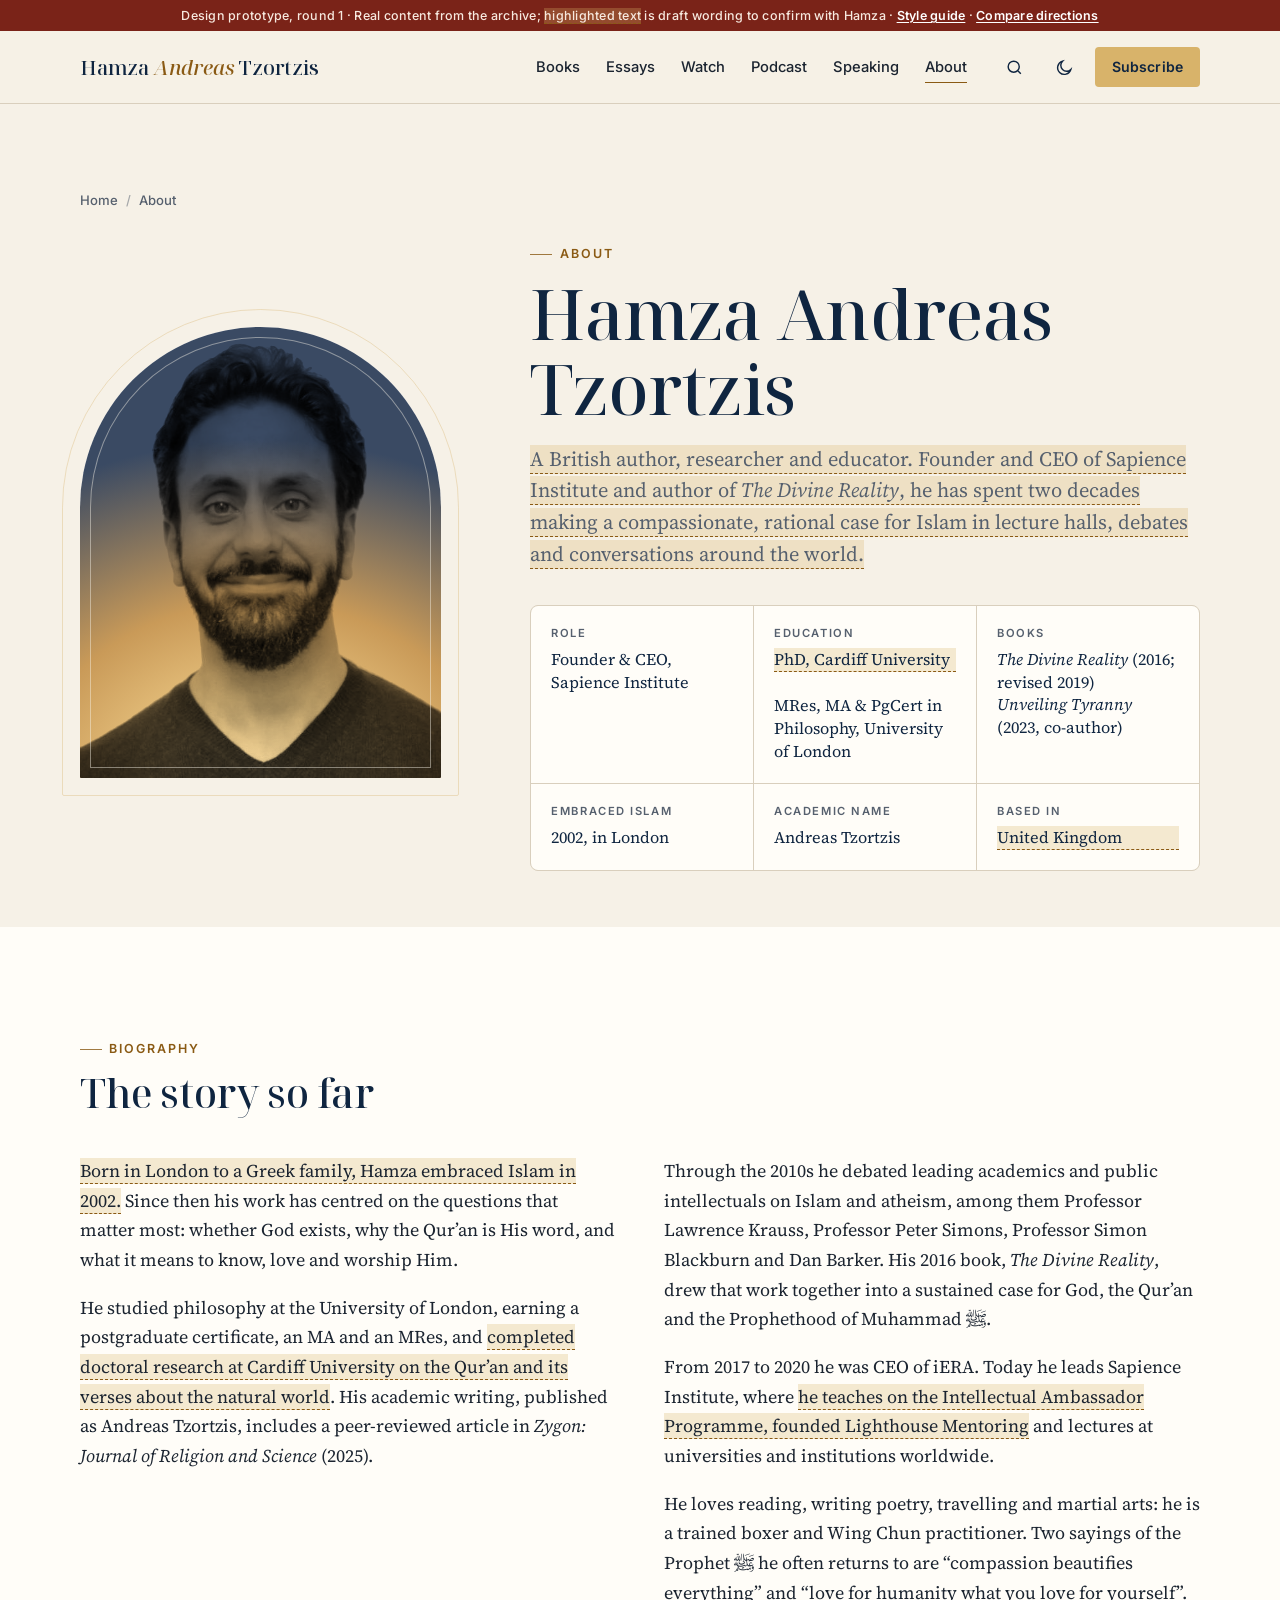
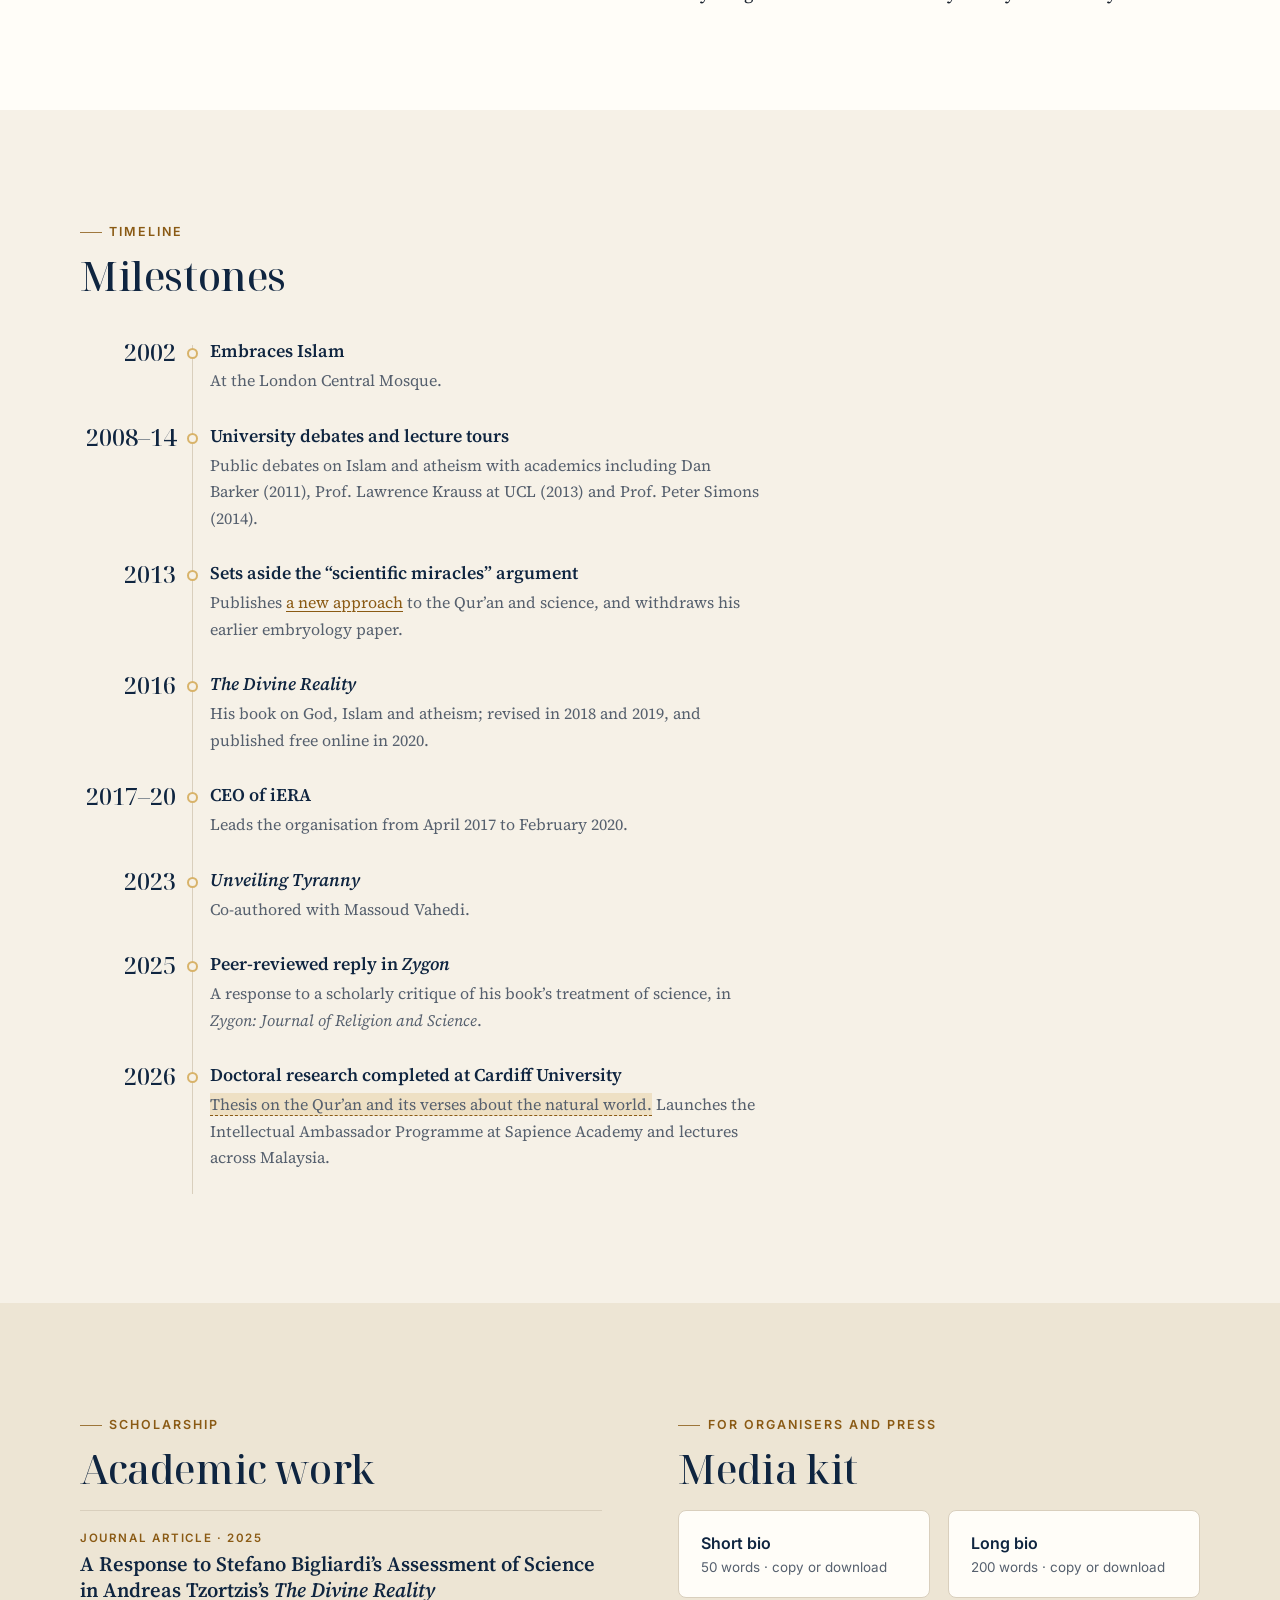
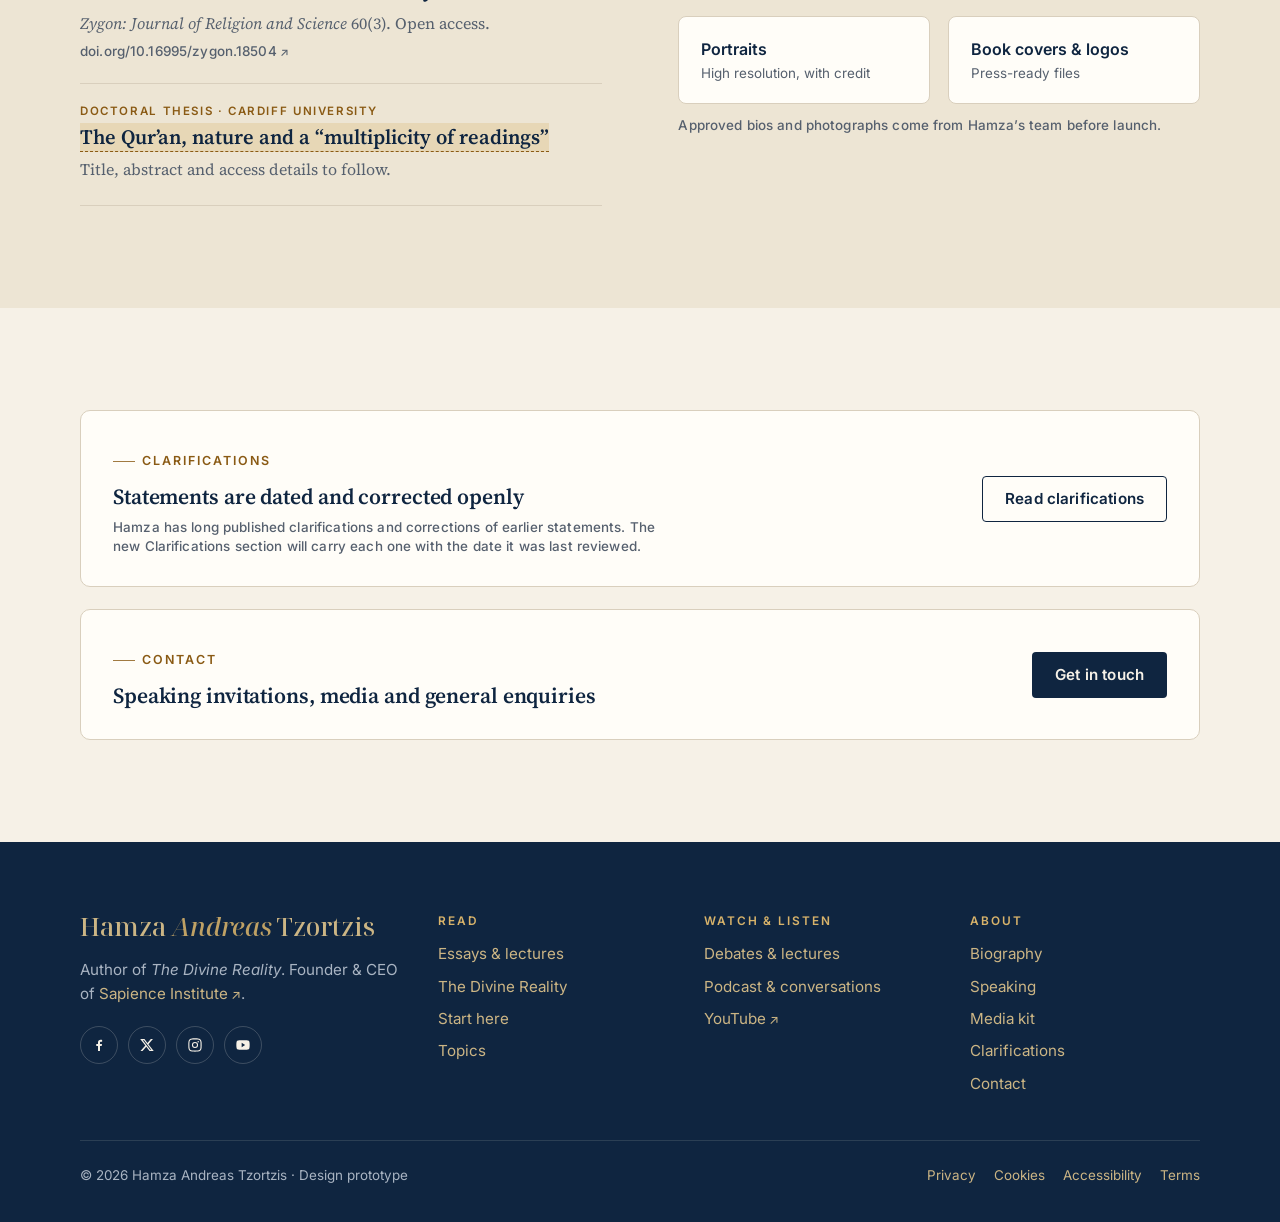
<file: about/index.html>
<!doctype html>
<html lang="en-GB" class="no-js" data-base="../">
<head>
<meta charset="utf-8">
<meta name="viewport" content="width=device-width, initial-scale=1">
<title>About · Hamza Andreas Tzortzis</title>
<meta name="description" content="Biography, timeline, academic work and media kit for Hamza Andreas Tzortzis.">
<meta name="robots" content="noindex, nofollow">
<meta name="theme-color" content="#0F2540">
<script>try{var t=localStorage.getItem('hat-theme');if(t)document.documentElement.setAttribute('data-theme',t)}catch(e){}</script>
<link rel="preconnect" href="https://fonts.googleapis.com">
<link rel="preconnect" href="https://fonts.gstatic.com" crossorigin>
<link rel="stylesheet" href="https://fonts.googleapis.com/css2?family=Amiri:wght@400;700&family=Inter:wght@400;500;600&family=Noto+Serif+Display:ital,wght@0,400;0,500;0,600;1,400;1,500&family=Source+Serif+4:ital,opsz,wght@0,8..60,400;0,8..60,600;1,8..60,400&display=swap">
<link rel="stylesheet" href="../assets/site.css">
</head>
<body>
<a class="skip" href="#main">Skip to content</a>
<div class="proto-ribbon">Design prototype, round 1 · Real content from the archive; <span class="draft">highlighted text</span> is draft wording to confirm with Hamza · <a href="../styleguide/index.html">Style guide</a> · <a href="../directions/index.html">Compare directions</a></div>
<header class="site-header">
  <div class="wrap bar">
    <a class="wordmark" href="../index.html">Hamza <i>Andreas</i> Tzortzis</a>
    <nav class="nav" aria-label="Main"><a href="../books/the-divine-reality/index.html">Books</a><a href="../essays/index.html">Essays</a><a href="../soon/index.html?p=watch">Watch</a><a href="../soon/index.html?p=podcast">Podcast</a><a href="../soon/index.html?p=speaking">Speaking</a><a href="../about/index.html" aria-current="page">About</a></nav>
    <div class="tools">
      <button class="icon-btn" type="button" data-search-open aria-label="Search (press /)"><svg viewBox="0 0 24 24" fill="none" stroke="currentColor" stroke-width="1.8" aria-hidden="true"><circle cx="11" cy="11" r="7"/><path d="m20 20-3.5-3.5"/></svg></button>
      <button class="icon-btn" type="button" data-theme-toggle aria-label="Switch colour theme"><svg viewBox="0 0 24 24" fill="none" stroke="currentColor" stroke-width="1.8" aria-hidden="true"><path d="M20 14.5A8.5 8.5 0 1 1 9.5 4a7 7 0 0 0 10.5 10.5Z"/></svg></button>
      <a class="btn btn-gold btn-sub" href="../index.html#newsletter">Subscribe</a>
      <button class="icon-btn menu-btn" type="button" data-menu-open aria-label="Open menu"><svg viewBox="0 0 24 24" fill="none" stroke="currentColor" stroke-width="1.8" aria-hidden="true"><path d="M4 7h16M4 12h16M4 17h16"/></svg></button>
    </div>
  </div>
</header>
<div class="sheet" role="dialog" aria-modal="true" aria-label="Menu">
  <div class="top"><a class="wordmark" href="../index.html">Hamza <i>Andreas</i> Tzortzis</a><button class="icon-btn" type="button" data-menu-close aria-label="Close menu"><svg viewBox="0 0 24 24" fill="none" stroke="currentColor" stroke-width="1.8" aria-hidden="true"><path d="M6 6l12 12M18 6 6 18"/></svg></button></div>
  <button class="btn btn-ghost search" type="button" data-search-open style="color:var(--parchment);border-color:rgba(246,241,231,.4)"><svg viewBox="0 0 24 24" fill="none" stroke="currentColor" stroke-width="1.8" aria-hidden="true"><circle cx="11" cy="11" r="7"/><path d="m20 20-3.5-3.5"/></svg> Search essays and pages</button>
  <nav aria-label="Main"><a href="../books/the-divine-reality/index.html">Books</a><a href="../essays/index.html">Essays</a><a href="../soon/index.html?p=watch">Watch</a><a href="../soon/index.html?p=podcast">Podcast</a><a href="../soon/index.html?p=speaking">Speaking</a><a href="../about/index.html">About</a><a href="../soon/index.html?p=clarifications">Clarifications</a></nav>
  <div style="display:flex;gap:10px;margin-top:auto;padding-top:24px"><a class="btn btn-gold" style="flex:1;margin:0" href="../index.html#newsletter" data-menu-close>Subscribe to letters</a><button class="btn btn-ghost" type="button" data-theme-toggle style="margin:0;color:var(--parchment);border-color:rgba(246,241,231,.4)"><svg viewBox="0 0 24 24" fill="none" stroke="currentColor" stroke-width="1.8" aria-hidden="true"><path d="M20 14.5A8.5 8.5 0 1 1 9.5 4a7 7 0 0 0 10.5 10.5Z"/></svg> Theme</button></div>
</div>
<div class="search-panel" role="dialog" aria-modal="true" aria-label="Search">
  <div class="box">
    <label class="sr-only" for="q">Search</label>
    <input id="q" class="search-input" type="search" placeholder="Search essays, lectures and pages…" autocomplete="off">
    <ul class="search-results"></ul>
    <p class="search-hint">Tip: “Quran”, “Qur’an” and “Qurʾān” all match. Press Esc to close.</p>
  </div>
</div>
<main id="main">
<section class="page-head about-hero">
  <div class="wrap">
    <nav class="crumbs" aria-label="Breadcrumb"><a href="../index.html">Home</a><span aria-hidden="true">/</span><span>About</span></nav>
    <div class="grid">
      <div class="arch-frame"><div class="arch"><img src="../assets/img/hamza-portrait.jpg" alt="Portrait of Hamza Andreas Tzortzis" width="712" height="703"></div></div>
      <div>
        <p class="eyebrow">About</p>
        <h1 class="h1" style="font-size:clamp(2.6rem,5.4vw,4.4rem)">Hamza Andreas Tzortzis</h1>
        <p class="lede" style="margin-top:18px"><span class="draft" title="Draft wording: to confirm with Hamza">A British author, researcher and educator. Founder and CEO of Sapience Institute and author of <i>The Divine Reality</i>, he has spent two decades making a compassionate, rational case for Islam in lecture halls, debates and conversations around the world.</span></p>
        <div class="facts-grid">
          <div><b>Role</b><span>Founder &amp; CEO, Sapience Institute</span></div>
          <div><b>Education</b><span><span class="draft" title="Draft wording: to confirm with Hamza">PhD, Cardiff University</span><br>MRes, MA &amp; PgCert in Philosophy, University of London</span></div>
          <div><b>Books</b><span><i>The Divine Reality</i> (2016; revised 2019)<br><i>Unveiling Tyranny</i> (2023, co-author)</span></div>
          <div><b>Embraced Islam</b><span>2002, in London</span></div>
          <div><b>Academic name</b><span>Andreas Tzortzis</span></div>
          <div><b>Based in</b><span><span class="draft" title="Draft wording: to confirm with Hamza">United Kingdom</span></span></div>
        </div>
      </div>
    </div>
  </div>
</section>

<section class="section band-paper">
  <div class="wrap">
    <div class="sec-head reveal"><div><p class="eyebrow">Biography</p><h2 class="h2">The story so far</h2></div></div>
    <div class="bio reveal">
      <p><span class="draft" title="Draft wording: to confirm with Hamza">Born in London to a Greek family, Hamza embraced Islam in 2002.</span> Since then his work has centred on the questions that matter most: whether God exists, why the Qur’an is His word, and what it means to know, love and worship Him.</p>
      <p>He studied philosophy at the University of London, earning a postgraduate certificate, an MA and an MRes, and <span class="draft" title="Draft wording: to confirm with Hamza">completed doctoral research at Cardiff University on the Qur’an and its verses about the natural world</span>. His academic writing, published as Andreas Tzortzis, includes a peer-reviewed article in <i>Zygon: Journal of Religion and Science</i> (2025).</p>
      <p>Through the 2010s he debated leading academics and public intellectuals on Islam and atheism, among them Professor Lawrence Krauss, Professor Peter Simons, Professor Simon Blackburn and Dan Barker. His 2016 book, <i>The Divine Reality</i>, drew that work together into a sustained case for God, the Qur’an and the Prophethood of Muhammad <span class="saw" aria-label="peace be upon him">ﷺ</span>.</p>
      <p>From 2017 to 2020 he was CEO of iERA. Today he leads Sapience Institute, where <span class="draft" title="Draft wording: to confirm with Hamza">he teaches on the Intellectual Ambassador Programme, founded Lighthouse Mentoring</span> and lectures at universities and institutions worldwide.</p>
      <p>He loves reading, writing poetry, travelling and martial arts: he is a trained boxer and Wing Chun practitioner. Two sayings of the Prophet <span class="saw" aria-label="peace be upon him">ﷺ</span> he often returns to are “compassion beautifies everything” and “love for humanity what you love for yourself”.</p>
    </div>
  </div>
</section>

<section class="section">
  <div class="wrap">
    <div class="sec-head reveal"><div><p class="eyebrow">Timeline</p><h2 class="h2">Milestones</h2></div></div>
    <ol class="timeline measure"><li class="reveal"><span class="yr">2002</span><div><h3>Embraces Islam</h3><p>At the London Central Mosque.</p></div></li><li class="reveal"><span class="yr">2008–14</span><div><h3>University debates and lecture tours</h3><p>Public debates on Islam and atheism with academics including Dan Barker (2011), Prof. Lawrence Krauss at UCL (2013) and Prof. Peter Simons (2014).</p></div></li><li class="reveal"><span class="yr">2013</span><div><h3>Sets aside the “scientific miracles” argument</h3><p>Publishes <a href="https://jamilasad.github.io/hamzatzortzis-old-site/does-the-quran-contain-scientific-miracles-a-new-approach/">a new approach</a> to the Qur’an and science, and withdraws his earlier embryology paper.</p></div></li><li class="reveal"><span class="yr">2016</span><div><h3><i>The Divine Reality</i></h3><p>His book on God, Islam and atheism; revised in 2018 and 2019, and published free online in 2020.</p></div></li><li class="reveal"><span class="yr">2017–20</span><div><h3>CEO of iERA</h3><p>Leads the organisation from April 2017 to February 2020.</p></div></li><li class="reveal"><span class="yr">2023</span><div><h3><i>Unveiling Tyranny</i></h3><p>Co-authored with Massoud Vahedi.</p></div></li><li class="reveal"><span class="yr">2025</span><div><h3>Peer-reviewed reply in <i>Zygon</i></h3><p>A response to a scholarly critique of his book’s treatment of science, in <i>Zygon: Journal of Religion and Science</i>.</p></div></li><li class="reveal"><span class="yr">2026</span><div><h3>Doctoral research completed at Cardiff University</h3><p><span class="draft" title="Exact title and award date to confirm">Thesis on the Qur’an and its verses about the natural world.</span> Launches the Intellectual Ambassador Programme at Sapience Academy and lectures across Malaysia.</p></div></li></ol>
  </div>
</section>

<section class="section band-sand">
  <div class="wrap split">
    <div class="reveal">
      <p class="eyebrow">Scholarship</p><h2 class="h2" style="margin-bottom:18px">Academic work</h2>
      <div class="card-list">
        <a class="row-card" href="https://doi.org/10.16995/zygon.18504"><span class="kicker">Journal article · 2025</span><h3>A Response to Stefano Bigliardi’s Assessment of Science in Andreas Tzortzis’s <i>The Divine Reality</i></h3><p><i>Zygon: Journal of Religion and Science</i> 60(3). Open access.</p><span class="meta ext">doi.org/10.16995/zygon.18504</span></a>
        <a class="row-card" href="../soon/index.html?p=research"><span class="kicker">Doctoral thesis · Cardiff University</span><h3><span class="draft" title="Working description, not the thesis title">The Qur’an, nature and a “multiplicity of readings”</span></h3><p>Title, abstract and access details to follow.</p></a>
      </div>
    </div>
    <div class="reveal" id="media">
      <p class="eyebrow">For organisers and press</p><h2 class="h2" style="margin-bottom:18px">Media kit</h2>
      <div class="kit" style="grid-template-columns:1fr 1fr">
        <a href="../soon/index.html?p=media"><b>Short bio</b><span>50 words · copy or download</span></a>
        <a href="../soon/index.html?p=media"><b>Long bio</b><span>200 words · copy or download</span></a>
        <a href="../soon/index.html?p=media"><b>Portraits</b><span>High resolution, with credit</span></a>
        <a href="../soon/index.html?p=media"><b>Book covers &amp; logos</b><span>Press-ready files</span></a>
      </div>
      <p class="meta" style="margin-top:12px">Approved bios and photographs come from Hamza’s team before launch.</p>
    </div>
  </div>
</section>

<section class="section">
  <div class="wrap" style="display:grid;gap:22px">
    <div class="callout reveal"><div><p class="eyebrow">Clarifications</p><h2 class="h3">Statements are dated and corrected openly</h2><p class="meta" style="margin:8px 0 0;max-width:62ch">Hamza has long published clarifications and corrections of earlier statements. The new Clarifications section will carry each one with the date it was last reviewed.</p></div><a class="btn btn-ghost" href="../soon/index.html?p=clarifications">Read clarifications</a></div>
    <div class="callout reveal"><div><p class="eyebrow">Contact</p><h2 class="h3">Speaking invitations, media and general enquiries</h2></div><a class="btn btn-navy" href="../soon/index.html?p=contact">Get in touch</a></div>
  </div>
</section>
</main>
<footer class="site-footer on-dark">
  <div class="wrap">
    <div class="foot-grid">
      <div>
        <a class="wordmark" href="../index.html">Hamza <i>Andreas</i> Tzortzis</a>
        <p style="margin:14px 0 0;max-width:34ch">Author of <i>The Divine Reality</i>. Founder &amp; CEO of <a href="https://www.sapienceinstitute.org/" class="ext">Sapience Institute</a>.</p>
        <div class="socials"><a href="https://www.facebook.com/HamzaAndreasTzortzis/" aria-label="Facebook"><svg viewBox="0 0 24 24" aria-hidden="true"><path d="M13.5 21v-7.5h2.6l.4-3h-3V8.6c0-.9.3-1.5 1.6-1.5h1.6V4.4c-.3 0-1.2-.1-2.3-.1-2.3 0-3.9 1.4-3.9 4v2.2H7.9v3h2.6V21z"/></svg></a><a href="https://x.com/HATzortzis" aria-label="X"><svg viewBox="0 0 24 24" aria-hidden="true"><path d="M17.8 3h3.1l-6.8 7.8 8 10.2h-6.3l-4.9-6.4L5.3 21H2.2l7.3-8.3L1.8 3h6.4l4.4 5.9zm-1.1 16.2h1.7L7.4 4.7H5.6z"/></svg></a><a href="https://instagram.com/hatzortzis" aria-label="Instagram"><svg viewBox="0 0 24 24" aria-hidden="true"><path d="M12 7.4a4.6 4.6 0 1 0 0 9.2 4.6 4.6 0 0 0 0-9.2zm0 7.6a3 3 0 1 1 0-6 3 3 0 0 1 0 6zm4.8-8.9a1.1 1.1 0 1 0 0 2.2 1.1 1.1 0 0 0 0-2.2zM12 3.6c2.7 0 3 0 4.1.1 2.7.1 4 1.4 4.1 4.1.1 1.1.1 1.4.1 4.2s0 3-.1 4.1c-.1 2.7-1.4 4-4.1 4.1-1.1.1-1.4.1-4.1.1s-3 0-4.1-.1c-2.7-.1-4-1.4-4.1-4.1C3.6 15 3.6 14.7 3.6 12s0-3 .1-4.1C3.8 5.1 5.1 3.8 7.8 3.7 9 3.6 9.3 3.6 12 3.6zM12 2c-2.7 0-3.1 0-4.2.1C4.2 2.2 2.2 4.2 2.1 7.8 2 8.9 2 9.3 2 12s0 3.1.1 4.2c.2 3.6 2.1 5.6 5.7 5.7 1.1.1 1.5.1 4.2.1s3.1 0 4.2-.1c3.6-.2 5.6-2.1 5.7-5.7.1-1.1.1-1.5.1-4.2s0-3.1-.1-4.2c-.2-3.6-2.1-5.6-5.7-5.7C15.1 2 14.7 2 12 2z"/></svg></a><a href="https://www.youtube.com/@HamzaTzortzisOfficial" aria-label="YouTube"><svg viewBox="0 0 24 24" aria-hidden="true"><path d="M21.6 7.2a2.5 2.5 0 0 0-1.8-1.8C18.2 5 12 5 12 5s-6.2 0-7.8.4A2.5 2.5 0 0 0 2.4 7.2 26 26 0 0 0 2 12a26 26 0 0 0 .4 4.8 2.5 2.5 0 0 0 1.8 1.8c1.6.4 7.8.4 7.8.4s6.2 0 7.8-.4a2.5 2.5 0 0 0 1.8-1.8A26 26 0 0 0 22 12a26 26 0 0 0-.4-4.8zM10 15.2V8.8l5.2 3.2z"/></svg></a></div>
      </div>
      <div><h4>Read</h4><ul><li><a href="../essays/index.html">Essays &amp; lectures</a></li><li><a href="../books/the-divine-reality/index.html">The Divine Reality</a></li><li><a href="../index.html#start">Start here</a></li><li><a href="../index.html#topics">Topics</a></li></ul></div>
      <div><h4>Watch &amp; listen</h4><ul><li><a href="../soon/index.html?p=watch">Debates &amp; lectures</a></li><li><a href="../soon/index.html?p=podcast">Podcast &amp; conversations</a></li><li><a href="https://www.youtube.com/@HamzaTzortzisOfficial" class="ext">YouTube</a></li></ul></div>
      <div><h4>About</h4><ul><li><a href="../about/index.html">Biography</a></li><li><a href="../soon/index.html?p=speaking">Speaking</a></li><li><a href="../about/index.html#media">Media kit</a></li><li><a href="../soon/index.html?p=clarifications">Clarifications</a></li><li><a href="../soon/index.html?p=contact">Contact</a></li></ul></div>
    </div>
    <div class="foot-base">
      <span>© 2026 Hamza Andreas Tzortzis · Design prototype</span>
      <nav aria-label="Legal"><a href="../soon/index.html?p=legal">Privacy</a><a href="../soon/index.html?p=legal">Cookies</a><a href="../soon/index.html?p=legal">Accessibility</a><a href="../soon/index.html?p=legal">Terms</a></nav>
    </div>
  </div>
</footer>
<script src="../assets/search-index.js"></script>
<script src="../assets/site.js"></script>
</body>
</html>
</file>
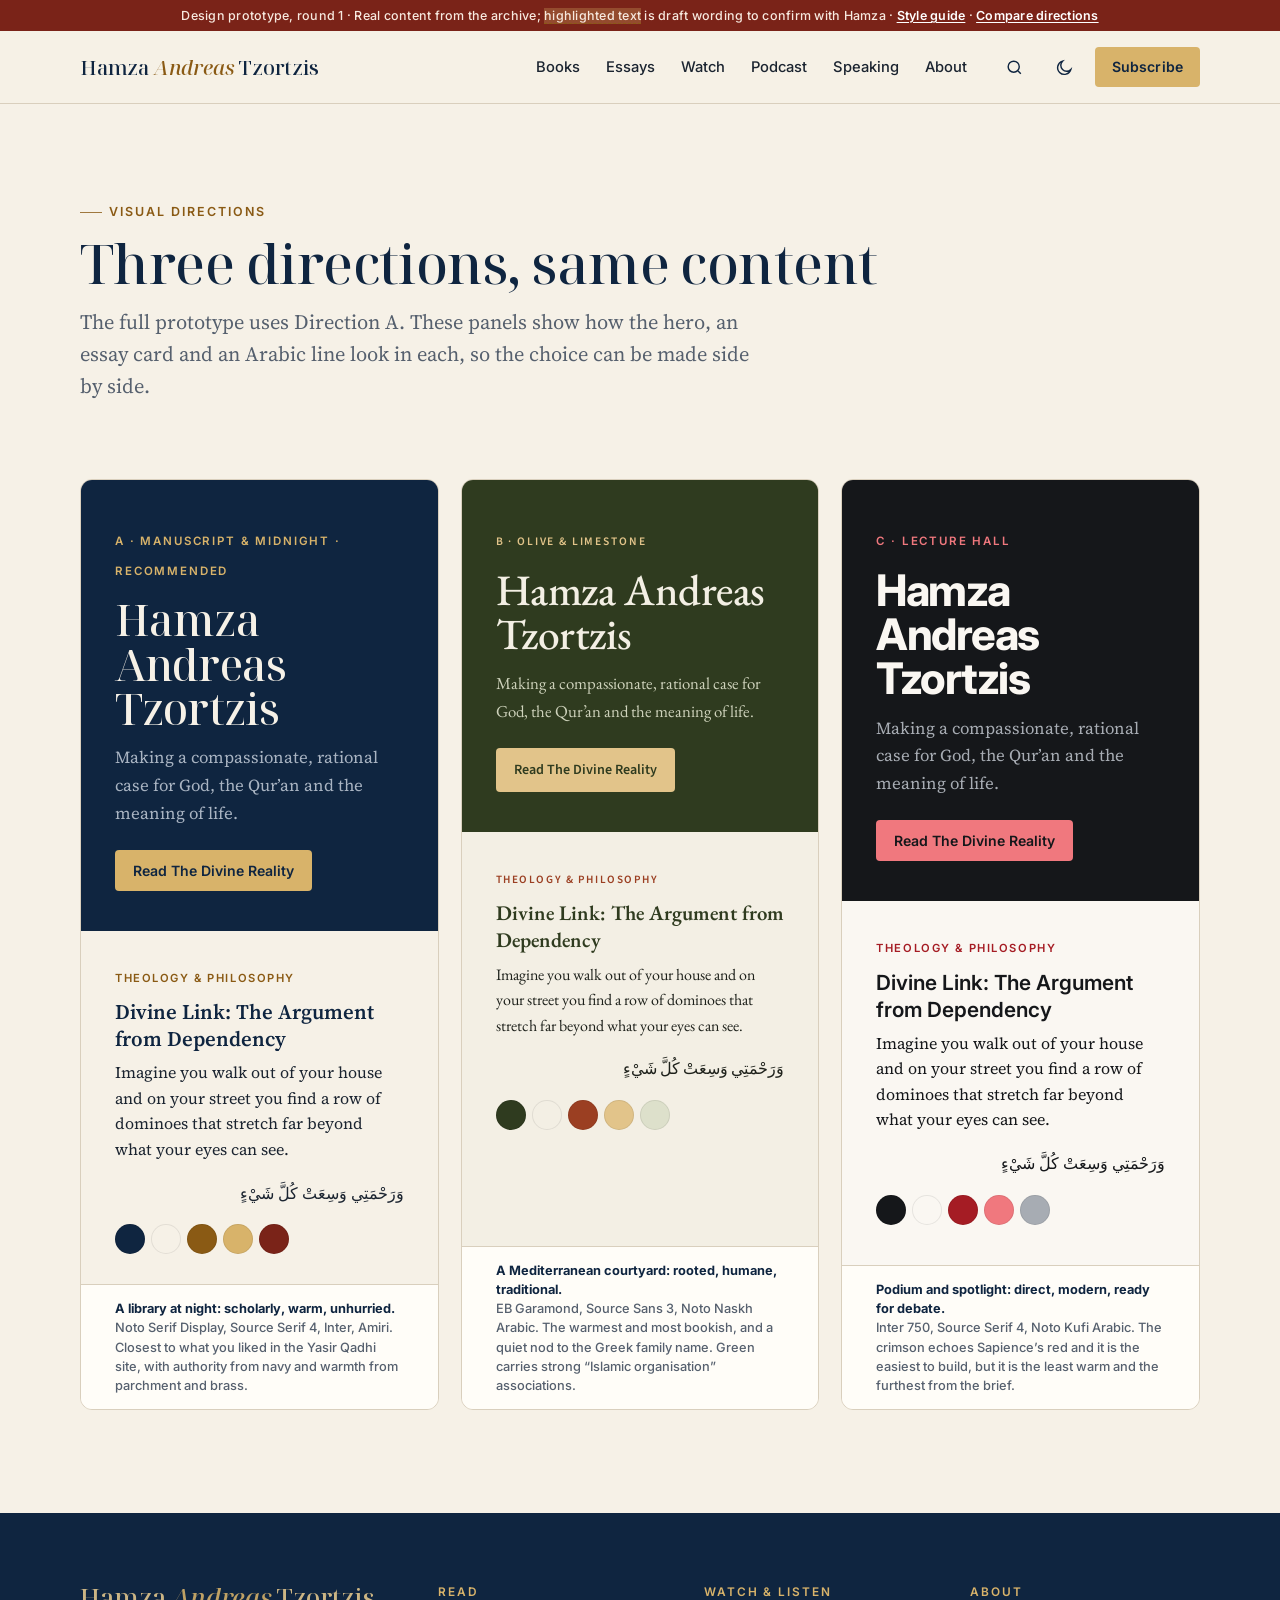
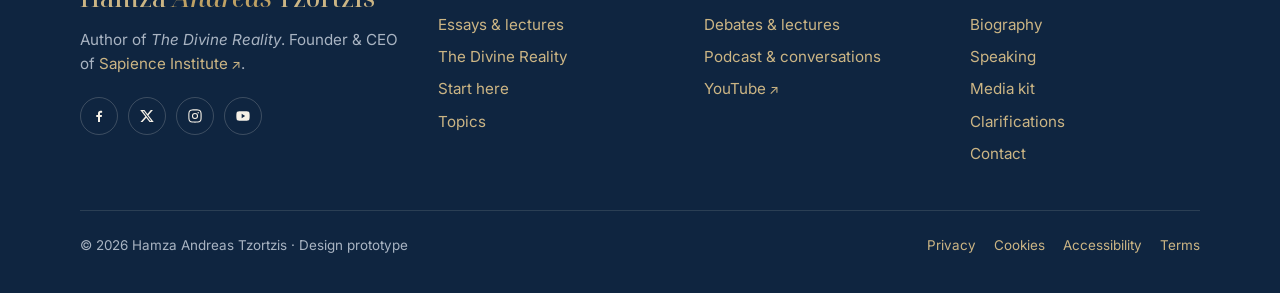
<file: directions/index.html>
<!doctype html>
<html lang="en-GB" class="no-js" data-base="../">
<head>
<meta charset="utf-8">
<meta name="viewport" content="width=device-width, initial-scale=1">
<title>Compare directions · prototype</title>
<meta name="description" content="Three visual directions applied to the same content.">
<meta name="robots" content="noindex, nofollow">
<meta name="theme-color" content="#0F2540">
<script>try{var t=localStorage.getItem('hat-theme');if(t)document.documentElement.setAttribute('data-theme',t)}catch(e){}</script>
<link rel="preconnect" href="https://fonts.googleapis.com">
<link rel="preconnect" href="https://fonts.gstatic.com" crossorigin>
<link rel="stylesheet" href="https://fonts.googleapis.com/css2?family=Amiri:wght@400;700&family=Inter:wght@400;500;600&family=Noto+Serif+Display:ital,wght@0,400;0,500;0,600;1,400;1,500&family=Source+Serif+4:ital,opsz,wght@0,8..60,400;0,8..60,600;1,8..60,400&display=swap">
<link rel="stylesheet" href="../assets/site.css">
<link rel="stylesheet" href="https://fonts.googleapis.com/css2?family=EB+Garamond:ital,wght@0,400;0,500;1,400&family=Source+Sans+3:wght@400;600&family=Noto+Naskh+Arabic&family=Noto+Kufi+Arabic:wght@500&family=Inter:wght@750&display=swap">
<style>
.dir{border-radius:12px;overflow:hidden;border:1px solid var(--line);display:flex;flex-direction:column}
.dir .top{padding:44px 34px 40px;background:var(--d-dark);color:var(--d-light)}
.dir .top .e{font:600 .72rem/1 var(--d-ui);letter-spacing:.16em;text-transform:uppercase;color:var(--d-accent)}
.dir .top h3{font-family:var(--d-head);font-weight:var(--d-hw);font-size:clamp(2.2rem,3.4vw,3rem);line-height:1.02;letter-spacing:var(--d-track);color:var(--d-light);margin:14px 0 14px}
.dir .top p{font-family:var(--d-text);color:var(--d-muted-on-dark);font-size:1.05rem;margin:0 0 22px}
.dir .b1{display:inline-block;padding:12px 18px;border-radius:4px;background:var(--d-accent);color:var(--d-dark);font:600 .88rem var(--d-ui);text-decoration:none}
.dir .body{background:var(--d-bg);color:var(--d-ink);padding:30px 34px;flex:1}
.dir .kick{font:600 .7rem var(--d-ui);letter-spacing:.14em;text-transform:uppercase;color:var(--d-link)}
.dir .body h4{font-family:var(--d-head2);font-weight:600;font-size:1.3rem;line-height:1.3;margin:8px 0 8px;color:var(--d-head-ink)}
.dir .body p{font-family:var(--d-text);font-size:1rem;line-height:1.6;color:var(--d-ink)}
.dir .ar{font-family:var(--d-ar);font-size:1.7rem;line-height:1.8;color:var(--d-head-ink);text-align:right;margin:18px 0 4px}
.dir .sw{display:flex;gap:6px;margin-top:18px}.dir .sw span{width:30px;height:30px;border-radius:50%;border:1px solid rgba(0,0,0,.08)}
.dir .spec{font:500 .8rem/1.5 var(--f-ui);color:var(--muted);padding:14px 34px;background:var(--surface);border-top:1px solid var(--line)}
.dir-a{--d-dark:#0F2540;--d-light:#F6F1E7;--d-accent:#D8B36A;--d-muted-on-dark:#A9B4C2;--d-bg:#F6F1E7;--d-ink:#1B2430;--d-head-ink:#0F2540;--d-link:#8A5A14;--d-head:"Noto Serif Display",serif;--d-head2:"Source Serif 4",serif;--d-hw:500;--d-track:-.02em;--d-text:"Source Serif 4",serif;--d-ui:"Inter",sans-serif;--d-ar:"Amiri",serif}
.dir-b{--d-dark:#2F3B1F;--d-light:#F3EFE4;--d-accent:#E2C48A;--d-muted-on-dark:#CFD3BC;--d-bg:#F3EFE4;--d-ink:#1E211B;--d-head-ink:#2F3B1F;--d-link:#9B3F22;--d-head:"EB Garamond",serif;--d-head2:"EB Garamond",serif;--d-hw:500;--d-track:-.01em;--d-text:"EB Garamond",serif;--d-ui:"Source Sans 3",sans-serif;--d-ar:"Noto Naskh Arabic",serif}
.dir-c{--d-dark:#15171A;--d-light:#FAF7F2;--d-accent:#F0787E;--d-muted-on-dark:#A7ACB3;--d-bg:#FAF7F2;--d-ink:#15171A;--d-head-ink:#15171A;--d-link:#A51C24;--d-head:"Inter",sans-serif;--d-head2:"Inter",sans-serif;--d-hw:750;--d-track:-.035em;--d-text:"Source Serif 4",serif;--d-ui:"Inter",sans-serif;--d-ar:"Noto Kufi Arabic",sans-serif}
.dirs{display:grid;grid-template-columns:repeat(3,1fr);gap:22px}@media(max-width:1000px){.dirs{grid-template-columns:1fr}}
</style>
</head>
<body>
<a class="skip" href="#main">Skip to content</a>
<div class="proto-ribbon">Design prototype, round 1 · Real content from the archive; <span class="draft">highlighted text</span> is draft wording to confirm with Hamza · <a href="../styleguide/index.html">Style guide</a> · <a href="../directions/index.html">Compare directions</a></div>
<header class="site-header">
  <div class="wrap bar">
    <a class="wordmark" href="../index.html">Hamza <i>Andreas</i> Tzortzis</a>
    <nav class="nav" aria-label="Main"><a href="../books/the-divine-reality/index.html">Books</a><a href="../essays/index.html">Essays</a><a href="../soon/index.html?p=watch">Watch</a><a href="../soon/index.html?p=podcast">Podcast</a><a href="../soon/index.html?p=speaking">Speaking</a><a href="../about/index.html">About</a></nav>
    <div class="tools">
      <button class="icon-btn" type="button" data-search-open aria-label="Search (press /)"><svg viewBox="0 0 24 24" fill="none" stroke="currentColor" stroke-width="1.8" aria-hidden="true"><circle cx="11" cy="11" r="7"/><path d="m20 20-3.5-3.5"/></svg></button>
      <button class="icon-btn" type="button" data-theme-toggle aria-label="Switch colour theme"><svg viewBox="0 0 24 24" fill="none" stroke="currentColor" stroke-width="1.8" aria-hidden="true"><path d="M20 14.5A8.5 8.5 0 1 1 9.5 4a7 7 0 0 0 10.5 10.5Z"/></svg></button>
      <a class="btn btn-gold btn-sub" href="../index.html#newsletter">Subscribe</a>
      <button class="icon-btn menu-btn" type="button" data-menu-open aria-label="Open menu"><svg viewBox="0 0 24 24" fill="none" stroke="currentColor" stroke-width="1.8" aria-hidden="true"><path d="M4 7h16M4 12h16M4 17h16"/></svg></button>
    </div>
  </div>
</header>
<div class="sheet" role="dialog" aria-modal="true" aria-label="Menu">
  <div class="top"><a class="wordmark" href="../index.html">Hamza <i>Andreas</i> Tzortzis</a><button class="icon-btn" type="button" data-menu-close aria-label="Close menu"><svg viewBox="0 0 24 24" fill="none" stroke="currentColor" stroke-width="1.8" aria-hidden="true"><path d="M6 6l12 12M18 6 6 18"/></svg></button></div>
  <button class="btn btn-ghost search" type="button" data-search-open style="color:var(--parchment);border-color:rgba(246,241,231,.4)"><svg viewBox="0 0 24 24" fill="none" stroke="currentColor" stroke-width="1.8" aria-hidden="true"><circle cx="11" cy="11" r="7"/><path d="m20 20-3.5-3.5"/></svg> Search essays and pages</button>
  <nav aria-label="Main"><a href="../books/the-divine-reality/index.html">Books</a><a href="../essays/index.html">Essays</a><a href="../soon/index.html?p=watch">Watch</a><a href="../soon/index.html?p=podcast">Podcast</a><a href="../soon/index.html?p=speaking">Speaking</a><a href="../about/index.html">About</a><a href="../soon/index.html?p=clarifications">Clarifications</a></nav>
  <div style="display:flex;gap:10px;margin-top:auto;padding-top:24px"><a class="btn btn-gold" style="flex:1;margin:0" href="../index.html#newsletter" data-menu-close>Subscribe to letters</a><button class="btn btn-ghost" type="button" data-theme-toggle style="margin:0;color:var(--parchment);border-color:rgba(246,241,231,.4)"><svg viewBox="0 0 24 24" fill="none" stroke="currentColor" stroke-width="1.8" aria-hidden="true"><path d="M20 14.5A8.5 8.5 0 1 1 9.5 4a7 7 0 0 0 10.5 10.5Z"/></svg> Theme</button></div>
</div>
<div class="search-panel" role="dialog" aria-modal="true" aria-label="Search">
  <div class="box">
    <label class="sr-only" for="q">Search</label>
    <input id="q" class="search-input" type="search" placeholder="Search essays, lectures and pages…" autocomplete="off">
    <ul class="search-results"></ul>
    <p class="search-hint">Tip: “Quran”, “Qur’an” and “Qurʾān” all match. Press Esc to close.</p>
  </div>
</div>
<main id="main">
<section class="page-head"><div class="wrap"><p class="eyebrow">Visual directions</p><h1 class="h1">Three directions, same content</h1>
<p class="lede measure" style="margin-top:14px">The full prototype uses Direction A. These panels show how the hero, an essay card and an Arabic line look in each, so the choice can be made side by side.</p></div></section>
<section class="wrap dirs" style="padding-bottom:var(--section)">
<article class="dir dir-a">
  <div class="top"><span class="e">A · Manuscript & Midnight · recommended</span><h3>Hamza Andreas Tzortzis</h3><p>Making a compassionate, rational case for God, the Qur’an and the meaning of life.</p><a class="b1" href="#">Read The Divine Reality</a></div>
  <div class="body"><span class="kick">Theology &amp; Philosophy</span><h4>Divine Link: The Argument from Dependency</h4><p>Imagine you walk out of your house and on your street you find a row of dominoes that stretch far beyond what your eyes can see.</p>
  <p class="ar" lang="ar" dir="rtl">وَرَحْمَتِي وَسِعَتْ كُلَّ شَيْءٍ</p><div class="sw"><span style="background:#0F2540"></span><span style="background:#F6F1E7"></span><span style="background:#8A5A14"></span><span style="background:#D8B36A"></span><span style="background:#7A2318"></span></div></div>
  <div class="spec"><b style="color:var(--heading)">A library at night: scholarly, warm, unhurried.</b><br>Noto Serif Display, Source Serif 4, Inter, Amiri. Closest to what you liked in the Yasir Qadhi site, with authority from navy and warmth from parchment and brass.</div>
</article>
<article class="dir dir-b">
  <div class="top"><span class="e">B · Olive & Limestone</span><h3>Hamza Andreas Tzortzis</h3><p>Making a compassionate, rational case for God, the Qur’an and the meaning of life.</p><a class="b1" href="#">Read The Divine Reality</a></div>
  <div class="body"><span class="kick">Theology &amp; Philosophy</span><h4>Divine Link: The Argument from Dependency</h4><p>Imagine you walk out of your house and on your street you find a row of dominoes that stretch far beyond what your eyes can see.</p>
  <p class="ar" lang="ar" dir="rtl">وَرَحْمَتِي وَسِعَتْ كُلَّ شَيْءٍ</p><div class="sw"><span style="background:#2F3B1F"></span><span style="background:#F3EFE4"></span><span style="background:#9B3F22"></span><span style="background:#E2C48A"></span><span style="background:#DDE0CB"></span></div></div>
  <div class="spec"><b style="color:var(--heading)">A Mediterranean courtyard: rooted, humane, traditional.</b><br>EB Garamond, Source Sans 3, Noto Naskh Arabic. The warmest and most bookish, and a quiet nod to the Greek family name. Green carries strong “Islamic organisation” associations.</div>
</article>
<article class="dir dir-c">
  <div class="top"><span class="e">C · Lecture Hall</span><h3>Hamza Andreas Tzortzis</h3><p>Making a compassionate, rational case for God, the Qur’an and the meaning of life.</p><a class="b1" href="#">Read The Divine Reality</a></div>
  <div class="body"><span class="kick">Theology &amp; Philosophy</span><h4>Divine Link: The Argument from Dependency</h4><p>Imagine you walk out of your house and on your street you find a row of dominoes that stretch far beyond what your eyes can see.</p>
  <p class="ar" lang="ar" dir="rtl">وَرَحْمَتِي وَسِعَتْ كُلَّ شَيْءٍ</p><div class="sw"><span style="background:#15171A"></span><span style="background:#FAF7F2"></span><span style="background:#A51C24"></span><span style="background:#F0787E"></span><span style="background:#A7ACB3"></span></div></div>
  <div class="spec"><b style="color:var(--heading)">Podium and spotlight: direct, modern, ready for debate.</b><br>Inter 750, Source Serif 4, Noto Kufi Arabic. The crimson echoes Sapience’s red and it is the easiest to build, but it is the least warm and the furthest from the brief.</div>
</article>
</section>
</main>
<footer class="site-footer on-dark">
  <div class="wrap">
    <div class="foot-grid">
      <div>
        <a class="wordmark" href="../index.html">Hamza <i>Andreas</i> Tzortzis</a>
        <p style="margin:14px 0 0;max-width:34ch">Author of <i>The Divine Reality</i>. Founder &amp; CEO of <a href="https://www.sapienceinstitute.org/" class="ext">Sapience Institute</a>.</p>
        <div class="socials"><a href="https://www.facebook.com/HamzaAndreasTzortzis/" aria-label="Facebook"><svg viewBox="0 0 24 24" aria-hidden="true"><path d="M13.5 21v-7.5h2.6l.4-3h-3V8.6c0-.9.3-1.5 1.6-1.5h1.6V4.4c-.3 0-1.2-.1-2.3-.1-2.3 0-3.9 1.4-3.9 4v2.2H7.9v3h2.6V21z"/></svg></a><a href="https://x.com/HATzortzis" aria-label="X"><svg viewBox="0 0 24 24" aria-hidden="true"><path d="M17.8 3h3.1l-6.8 7.8 8 10.2h-6.3l-4.9-6.4L5.3 21H2.2l7.3-8.3L1.8 3h6.4l4.4 5.9zm-1.1 16.2h1.7L7.4 4.7H5.6z"/></svg></a><a href="https://instagram.com/hatzortzis" aria-label="Instagram"><svg viewBox="0 0 24 24" aria-hidden="true"><path d="M12 7.4a4.6 4.6 0 1 0 0 9.2 4.6 4.6 0 0 0 0-9.2zm0 7.6a3 3 0 1 1 0-6 3 3 0 0 1 0 6zm4.8-8.9a1.1 1.1 0 1 0 0 2.2 1.1 1.1 0 0 0 0-2.2zM12 3.6c2.7 0 3 0 4.1.1 2.7.1 4 1.4 4.1 4.1.1 1.1.1 1.4.1 4.2s0 3-.1 4.1c-.1 2.7-1.4 4-4.1 4.1-1.1.1-1.4.1-4.1.1s-3 0-4.1-.1c-2.7-.1-4-1.4-4.1-4.1C3.6 15 3.6 14.7 3.6 12s0-3 .1-4.1C3.8 5.1 5.1 3.8 7.8 3.7 9 3.6 9.3 3.6 12 3.6zM12 2c-2.7 0-3.1 0-4.2.1C4.2 2.2 2.2 4.2 2.1 7.8 2 8.9 2 9.3 2 12s0 3.1.1 4.2c.2 3.6 2.1 5.6 5.7 5.7 1.1.1 1.5.1 4.2.1s3.1 0 4.2-.1c3.6-.2 5.6-2.1 5.7-5.7.1-1.1.1-1.5.1-4.2s0-3.1-.1-4.2c-.2-3.6-2.1-5.6-5.7-5.7C15.1 2 14.7 2 12 2z"/></svg></a><a href="https://www.youtube.com/@HamzaTzortzisOfficial" aria-label="YouTube"><svg viewBox="0 0 24 24" aria-hidden="true"><path d="M21.6 7.2a2.5 2.5 0 0 0-1.8-1.8C18.2 5 12 5 12 5s-6.2 0-7.8.4A2.5 2.5 0 0 0 2.4 7.2 26 26 0 0 0 2 12a26 26 0 0 0 .4 4.8 2.5 2.5 0 0 0 1.8 1.8c1.6.4 7.8.4 7.8.4s6.2 0 7.8-.4a2.5 2.5 0 0 0 1.8-1.8A26 26 0 0 0 22 12a26 26 0 0 0-.4-4.8zM10 15.2V8.8l5.2 3.2z"/></svg></a></div>
      </div>
      <div><h4>Read</h4><ul><li><a href="../essays/index.html">Essays &amp; lectures</a></li><li><a href="../books/the-divine-reality/index.html">The Divine Reality</a></li><li><a href="../index.html#start">Start here</a></li><li><a href="../index.html#topics">Topics</a></li></ul></div>
      <div><h4>Watch &amp; listen</h4><ul><li><a href="../soon/index.html?p=watch">Debates &amp; lectures</a></li><li><a href="../soon/index.html?p=podcast">Podcast &amp; conversations</a></li><li><a href="https://www.youtube.com/@HamzaTzortzisOfficial" class="ext">YouTube</a></li></ul></div>
      <div><h4>About</h4><ul><li><a href="../about/index.html">Biography</a></li><li><a href="../soon/index.html?p=speaking">Speaking</a></li><li><a href="../about/index.html#media">Media kit</a></li><li><a href="../soon/index.html?p=clarifications">Clarifications</a></li><li><a href="../soon/index.html?p=contact">Contact</a></li></ul></div>
    </div>
    <div class="foot-base">
      <span>© 2026 Hamza Andreas Tzortzis · Design prototype</span>
      <nav aria-label="Legal"><a href="../soon/index.html?p=legal">Privacy</a><a href="../soon/index.html?p=legal">Cookies</a><a href="../soon/index.html?p=legal">Accessibility</a><a href="../soon/index.html?p=legal">Terms</a></nav>
    </div>
  </div>
</footer>
<script src="../assets/search-index.js"></script>
<script src="../assets/site.js"></script>
</body>
</html>
</file>
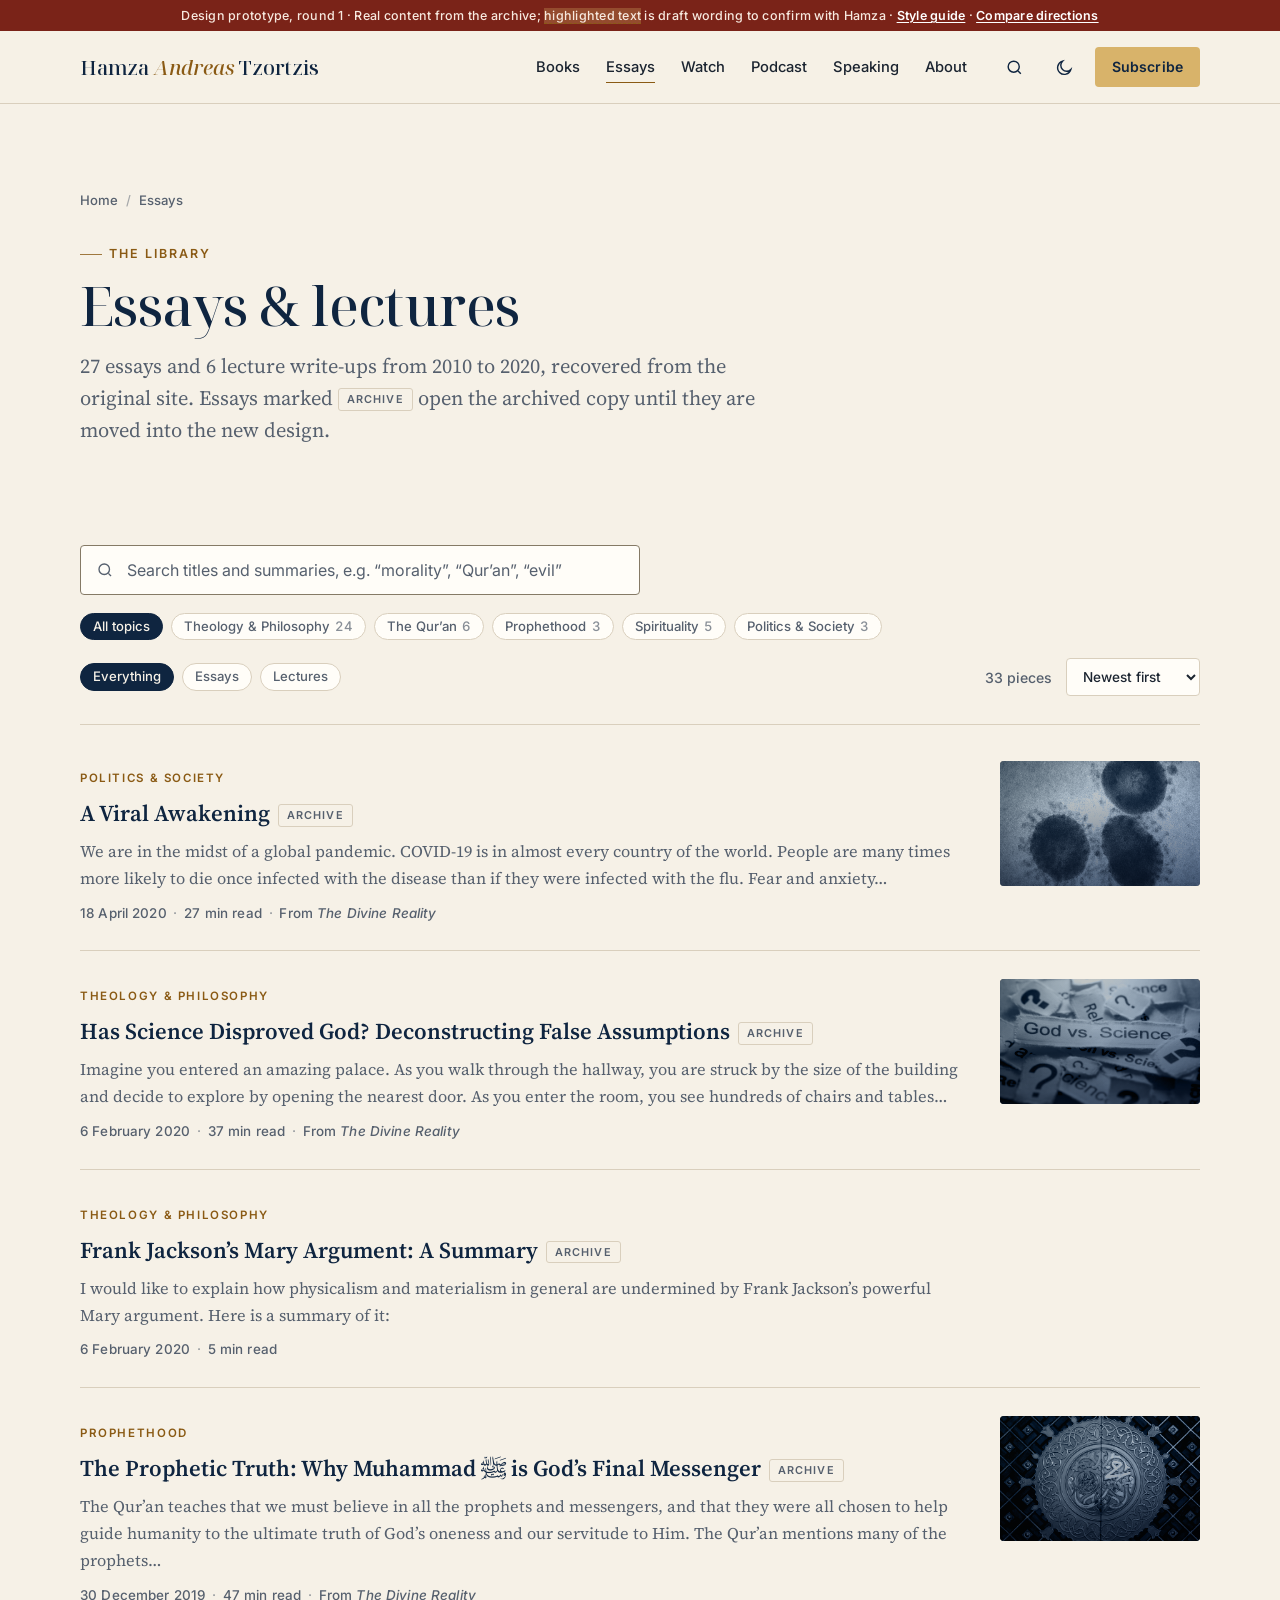
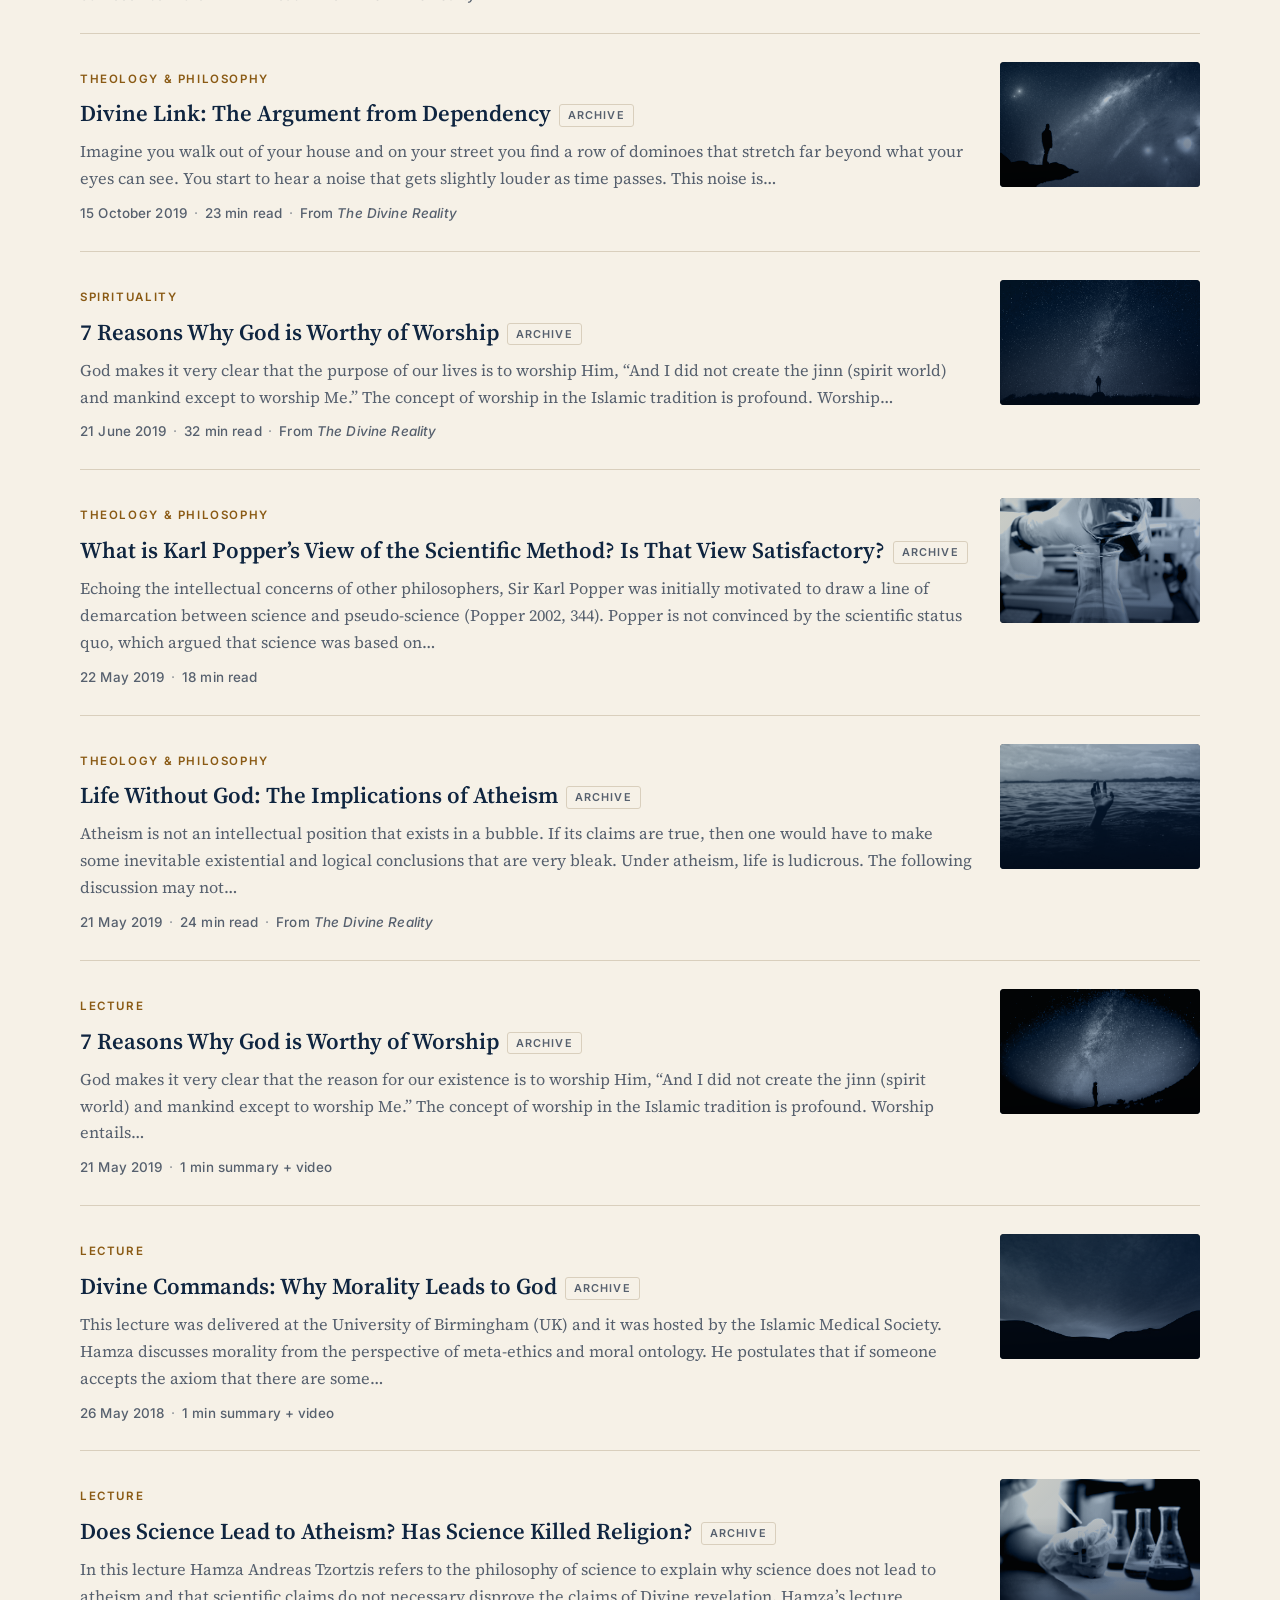
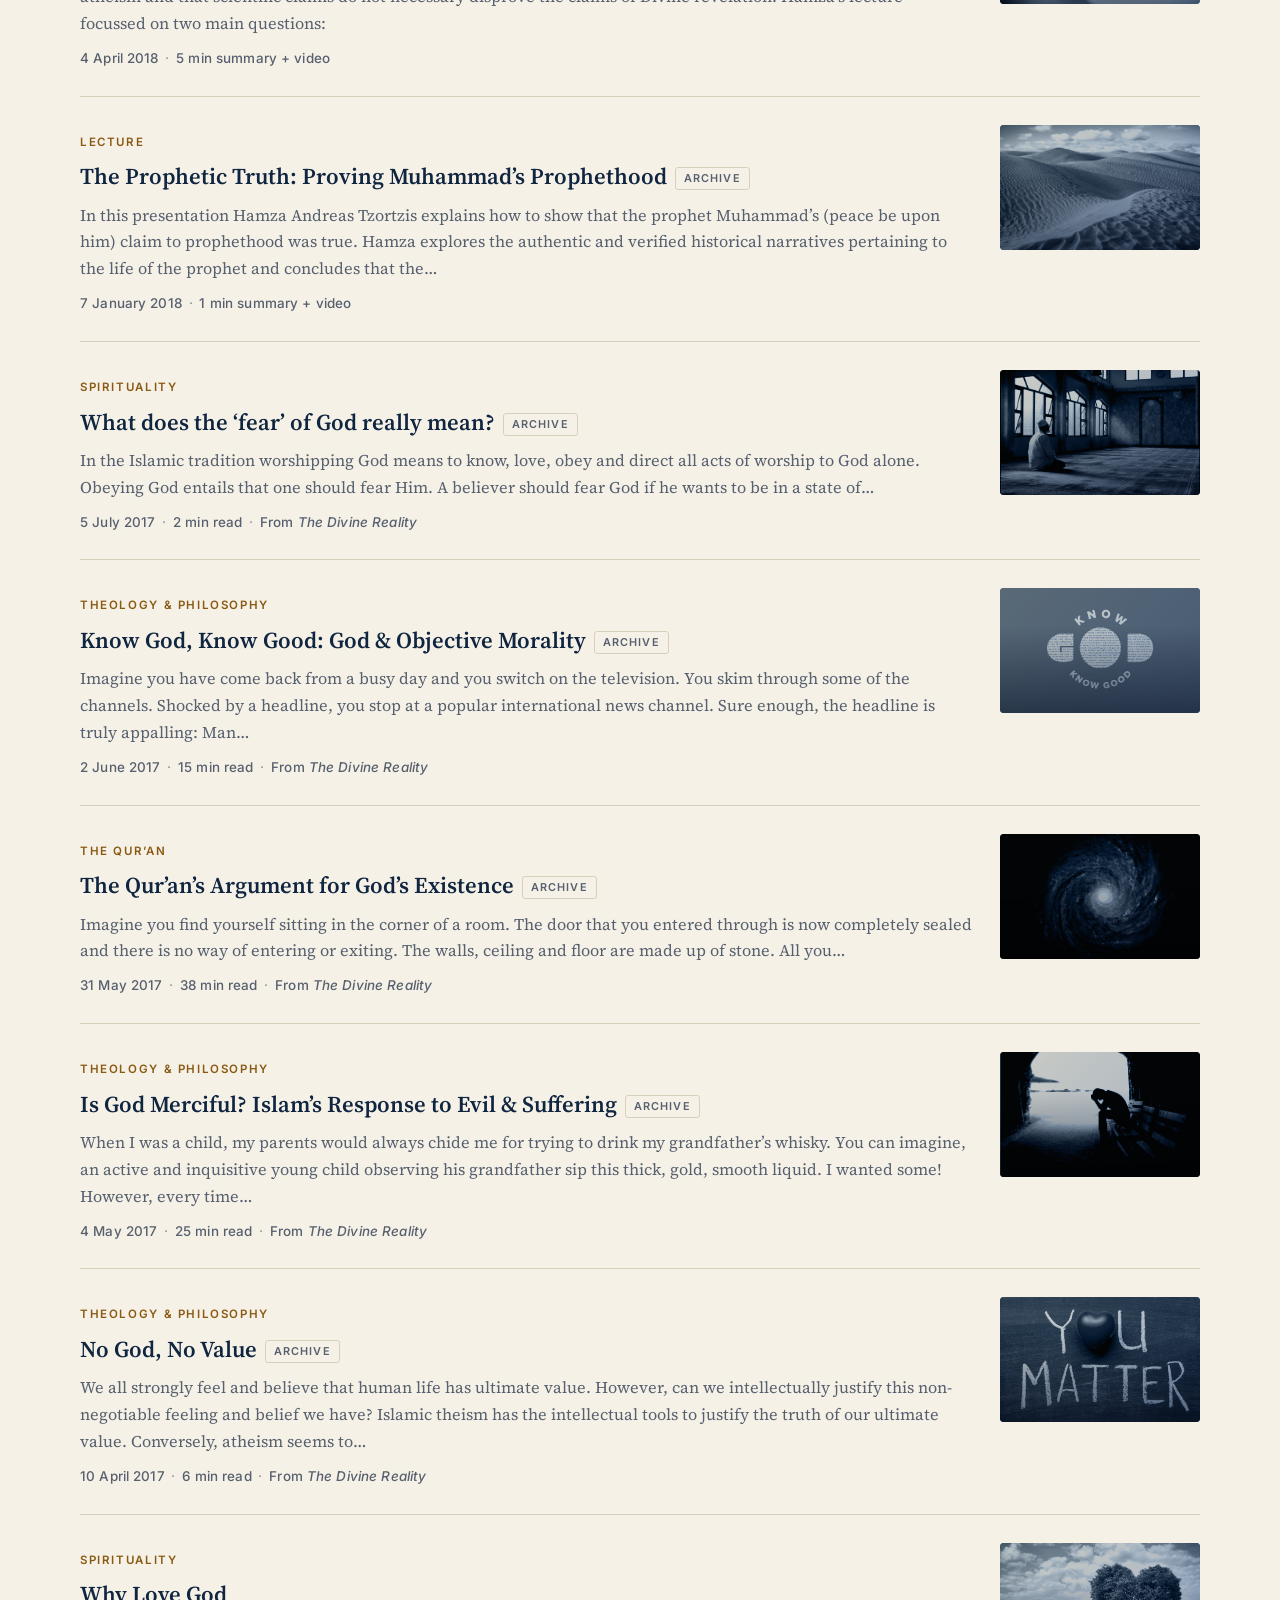
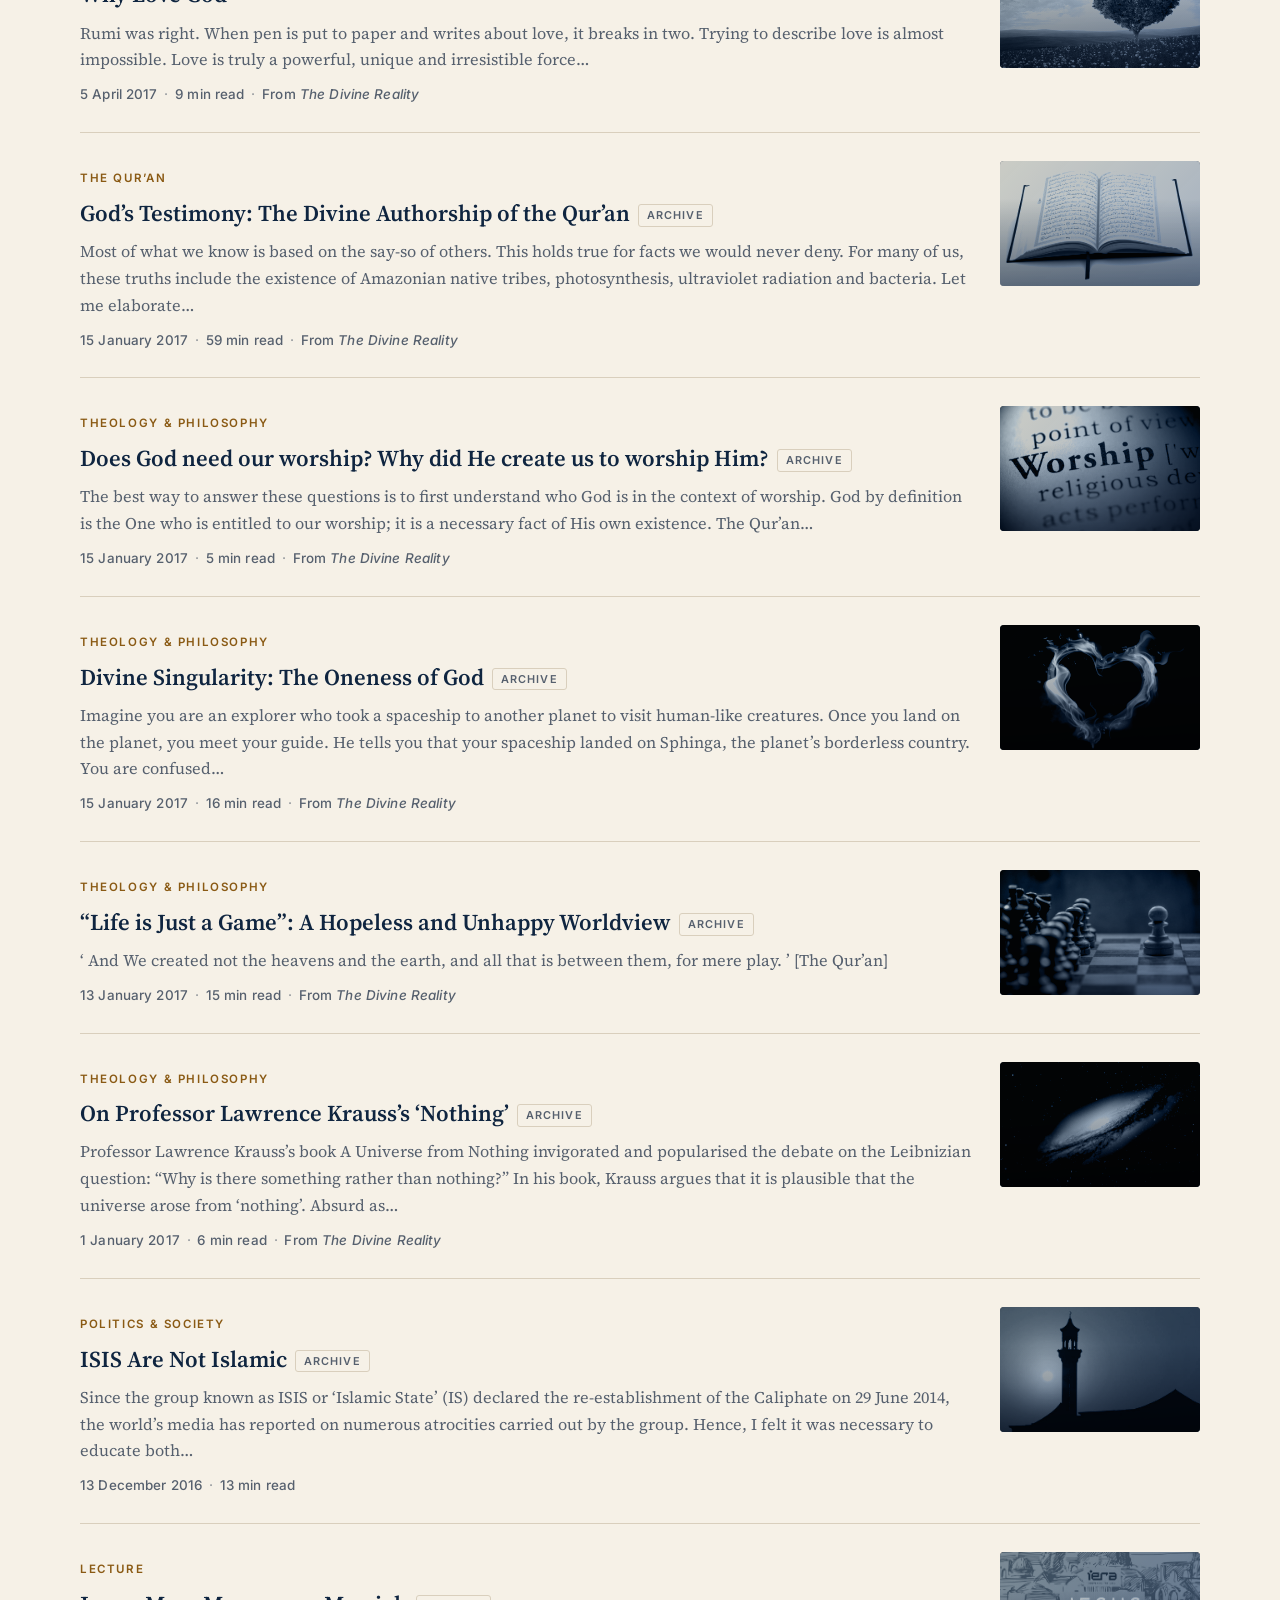
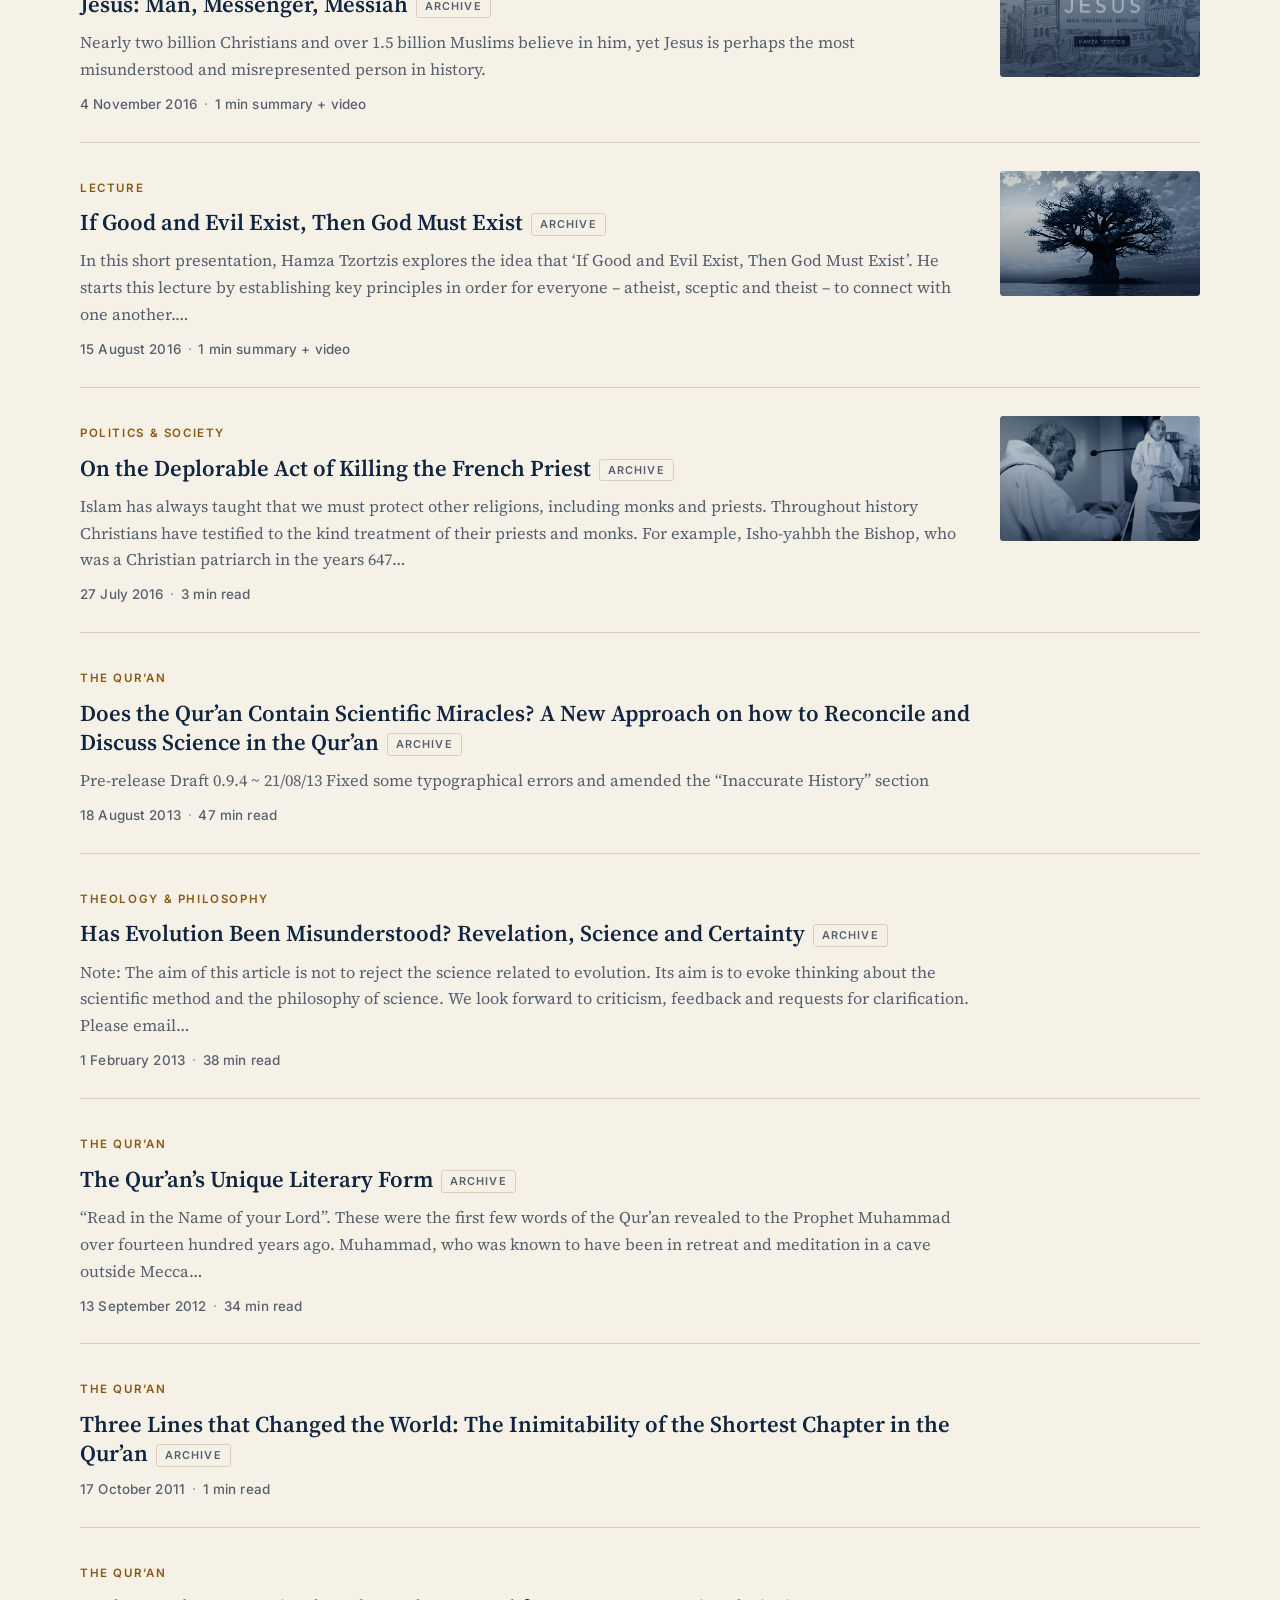
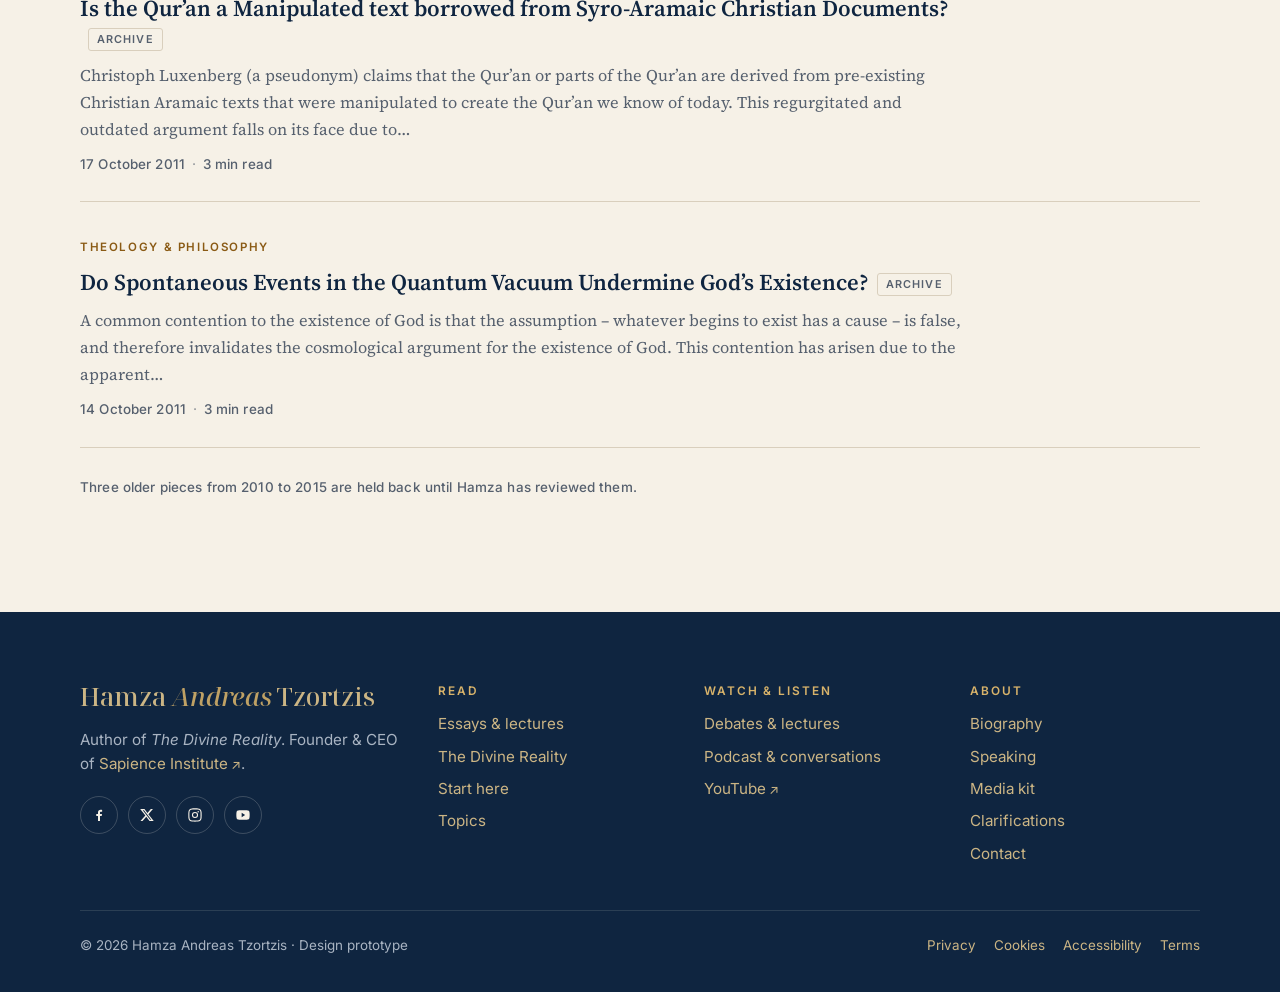
<file: essays/index.html>
<!doctype html>
<html lang="en-GB" class="no-js" data-base="../">
<head>
<meta charset="utf-8">
<meta name="viewport" content="width=device-width, initial-scale=1">
<title>Essays &amp; lectures · Hamza Andreas Tzortzis</title>
<meta name="description" content="Every essay and lecture by Hamza Andreas Tzortzis, searchable by topic.">
<meta name="robots" content="noindex, nofollow">
<meta name="theme-color" content="#0F2540">
<script>try{var t=localStorage.getItem('hat-theme');if(t)document.documentElement.setAttribute('data-theme',t)}catch(e){}</script>
<link rel="preconnect" href="https://fonts.googleapis.com">
<link rel="preconnect" href="https://fonts.gstatic.com" crossorigin>
<link rel="stylesheet" href="https://fonts.googleapis.com/css2?family=Amiri:wght@400;700&family=Inter:wght@400;500;600&family=Noto+Serif+Display:ital,wght@0,400;0,500;0,600;1,400;1,500&family=Source+Serif+4:ital,opsz,wght@0,8..60,400;0,8..60,600;1,8..60,400&display=swap">
<link rel="stylesheet" href="../assets/site.css">
</head>
<body>
<a class="skip" href="#main">Skip to content</a>
<div class="proto-ribbon">Design prototype, round 1 · Real content from the archive; <span class="draft">highlighted text</span> is draft wording to confirm with Hamza · <a href="../styleguide/index.html">Style guide</a> · <a href="../directions/index.html">Compare directions</a></div>
<header class="site-header">
  <div class="wrap bar">
    <a class="wordmark" href="../index.html">Hamza <i>Andreas</i> Tzortzis</a>
    <nav class="nav" aria-label="Main"><a href="../books/the-divine-reality/index.html">Books</a><a href="../essays/index.html" aria-current="page">Essays</a><a href="../soon/index.html?p=watch">Watch</a><a href="../soon/index.html?p=podcast">Podcast</a><a href="../soon/index.html?p=speaking">Speaking</a><a href="../about/index.html">About</a></nav>
    <div class="tools">
      <button class="icon-btn" type="button" data-search-open aria-label="Search (press /)"><svg viewBox="0 0 24 24" fill="none" stroke="currentColor" stroke-width="1.8" aria-hidden="true"><circle cx="11" cy="11" r="7"/><path d="m20 20-3.5-3.5"/></svg></button>
      <button class="icon-btn" type="button" data-theme-toggle aria-label="Switch colour theme"><svg viewBox="0 0 24 24" fill="none" stroke="currentColor" stroke-width="1.8" aria-hidden="true"><path d="M20 14.5A8.5 8.5 0 1 1 9.5 4a7 7 0 0 0 10.5 10.5Z"/></svg></button>
      <a class="btn btn-gold btn-sub" href="../index.html#newsletter">Subscribe</a>
      <button class="icon-btn menu-btn" type="button" data-menu-open aria-label="Open menu"><svg viewBox="0 0 24 24" fill="none" stroke="currentColor" stroke-width="1.8" aria-hidden="true"><path d="M4 7h16M4 12h16M4 17h16"/></svg></button>
    </div>
  </div>
</header>
<div class="sheet" role="dialog" aria-modal="true" aria-label="Menu">
  <div class="top"><a class="wordmark" href="../index.html">Hamza <i>Andreas</i> Tzortzis</a><button class="icon-btn" type="button" data-menu-close aria-label="Close menu"><svg viewBox="0 0 24 24" fill="none" stroke="currentColor" stroke-width="1.8" aria-hidden="true"><path d="M6 6l12 12M18 6 6 18"/></svg></button></div>
  <button class="btn btn-ghost search" type="button" data-search-open style="color:var(--parchment);border-color:rgba(246,241,231,.4)"><svg viewBox="0 0 24 24" fill="none" stroke="currentColor" stroke-width="1.8" aria-hidden="true"><circle cx="11" cy="11" r="7"/><path d="m20 20-3.5-3.5"/></svg> Search essays and pages</button>
  <nav aria-label="Main"><a href="../books/the-divine-reality/index.html">Books</a><a href="../essays/index.html">Essays</a><a href="../soon/index.html?p=watch">Watch</a><a href="../soon/index.html?p=podcast">Podcast</a><a href="../soon/index.html?p=speaking">Speaking</a><a href="../about/index.html">About</a><a href="../soon/index.html?p=clarifications">Clarifications</a></nav>
  <div style="display:flex;gap:10px;margin-top:auto;padding-top:24px"><a class="btn btn-gold" style="flex:1;margin:0" href="../index.html#newsletter" data-menu-close>Subscribe to letters</a><button class="btn btn-ghost" type="button" data-theme-toggle style="margin:0;color:var(--parchment);border-color:rgba(246,241,231,.4)"><svg viewBox="0 0 24 24" fill="none" stroke="currentColor" stroke-width="1.8" aria-hidden="true"><path d="M20 14.5A8.5 8.5 0 1 1 9.5 4a7 7 0 0 0 10.5 10.5Z"/></svg> Theme</button></div>
</div>
<div class="search-panel" role="dialog" aria-modal="true" aria-label="Search">
  <div class="box">
    <label class="sr-only" for="q">Search</label>
    <input id="q" class="search-input" type="search" placeholder="Search essays, lectures and pages…" autocomplete="off">
    <ul class="search-results"></ul>
    <p class="search-hint">Tip: “Quran”, “Qur’an” and “Qurʾān” all match. Press Esc to close.</p>
  </div>
</div>
<main id="main">
<section class="page-head">
  <div class="wrap">
    <nav class="crumbs" aria-label="Breadcrumb"><a href="../index.html">Home</a><span aria-hidden="true">/</span><span>Essays</span></nav>
    <p class="eyebrow">The library</p>
    <h1 class="h1">Essays &amp; lectures</h1>
    <p class="lede measure" style="margin-top:16px">27 essays and 6 lecture write-ups from 2010 to 2020, recovered from the original site. Essays marked <span class="badge archive" style="margin:0">Archive</span> open the archived copy until they are moved into the new design.</p>
  </div>
</section>
<section class="wrap" data-library>
  <div class="lib-tools">
    <div class="lib-search"><svg viewBox="0 0 24 24" fill="none" stroke="currentColor" stroke-width="1.8" aria-hidden="true"><circle cx="11" cy="11" r="7"/><path d="m20 20-3.5-3.5"/></svg><label class="sr-only" for="lq">Search the library</label><input id="lq" class="input lib-q" type="search" placeholder="Search titles and summaries, e.g. “morality”, “Qur’an”, “evil”"></div>
    <div class="chips" role="group" aria-label="Topic"><button class="chip" type="button" data-topic="all">All topics</button><button class="chip" type="button" data-topic="Theology &amp; Philosophy">Theology & Philosophy <span class="n">24</span></button><button class="chip" type="button" data-topic="The Qur’an">The Qur’an <span class="n">6</span></button><button class="chip" type="button" data-topic="Prophethood">Prophethood <span class="n">3</span></button><button class="chip" type="button" data-topic="Spirituality">Spirituality <span class="n">5</span></button><button class="chip" type="button" data-topic="Politics &amp; Society">Politics & Society <span class="n">3</span></button></div>
    <div class="lib-bar">
      <div class="chips" role="group" aria-label="Format"><button class="chip" type="button" data-kind="all">Everything</button><button class="chip" type="button" data-kind="essay">Essays</button><button class="chip" type="button" data-kind="lecture">Lectures</button></div>
      <div style="display:flex;gap:14px;align-items:center"><span class="lib-count" aria-live="polite"></span>
        <label class="sr-only" for="ls">Sort</label><select id="ls" class="select lib-sort"><option value="new">Newest first</option><option value="old">Oldest first</option><option value="short">Shortest read</option><option value="long">Longest read</option></select></div>
    </div>
  </div>
  <ul class="lib-list"></ul>
  <p class="meta" style="padding:30px 0 0">Three older pieces from 2010 to 2015 are held back until Hamza has reviewed them.</p>
</section>
<div style="height:var(--section)"></div>
</main>
<footer class="site-footer on-dark">
  <div class="wrap">
    <div class="foot-grid">
      <div>
        <a class="wordmark" href="../index.html">Hamza <i>Andreas</i> Tzortzis</a>
        <p style="margin:14px 0 0;max-width:34ch">Author of <i>The Divine Reality</i>. Founder &amp; CEO of <a href="https://www.sapienceinstitute.org/" class="ext">Sapience Institute</a>.</p>
        <div class="socials"><a href="https://www.facebook.com/HamzaAndreasTzortzis/" aria-label="Facebook"><svg viewBox="0 0 24 24" aria-hidden="true"><path d="M13.5 21v-7.5h2.6l.4-3h-3V8.6c0-.9.3-1.5 1.6-1.5h1.6V4.4c-.3 0-1.2-.1-2.3-.1-2.3 0-3.9 1.4-3.9 4v2.2H7.9v3h2.6V21z"/></svg></a><a href="https://x.com/HATzortzis" aria-label="X"><svg viewBox="0 0 24 24" aria-hidden="true"><path d="M17.8 3h3.1l-6.8 7.8 8 10.2h-6.3l-4.9-6.4L5.3 21H2.2l7.3-8.3L1.8 3h6.4l4.4 5.9zm-1.1 16.2h1.7L7.4 4.7H5.6z"/></svg></a><a href="https://instagram.com/hatzortzis" aria-label="Instagram"><svg viewBox="0 0 24 24" aria-hidden="true"><path d="M12 7.4a4.6 4.6 0 1 0 0 9.2 4.6 4.6 0 0 0 0-9.2zm0 7.6a3 3 0 1 1 0-6 3 3 0 0 1 0 6zm4.8-8.9a1.1 1.1 0 1 0 0 2.2 1.1 1.1 0 0 0 0-2.2zM12 3.6c2.7 0 3 0 4.1.1 2.7.1 4 1.4 4.1 4.1.1 1.1.1 1.4.1 4.2s0 3-.1 4.1c-.1 2.7-1.4 4-4.1 4.1-1.1.1-1.4.1-4.1.1s-3 0-4.1-.1c-2.7-.1-4-1.4-4.1-4.1C3.6 15 3.6 14.7 3.6 12s0-3 .1-4.1C3.8 5.1 5.1 3.8 7.8 3.7 9 3.6 9.3 3.6 12 3.6zM12 2c-2.7 0-3.1 0-4.2.1C4.2 2.2 2.2 4.2 2.1 7.8 2 8.9 2 9.3 2 12s0 3.1.1 4.2c.2 3.6 2.1 5.6 5.7 5.7 1.1.1 1.5.1 4.2.1s3.1 0 4.2-.1c3.6-.2 5.6-2.1 5.7-5.7.1-1.1.1-1.5.1-4.2s0-3.1-.1-4.2c-.2-3.6-2.1-5.6-5.7-5.7C15.1 2 14.7 2 12 2z"/></svg></a><a href="https://www.youtube.com/@HamzaTzortzisOfficial" aria-label="YouTube"><svg viewBox="0 0 24 24" aria-hidden="true"><path d="M21.6 7.2a2.5 2.5 0 0 0-1.8-1.8C18.2 5 12 5 12 5s-6.2 0-7.8.4A2.5 2.5 0 0 0 2.4 7.2 26 26 0 0 0 2 12a26 26 0 0 0 .4 4.8 2.5 2.5 0 0 0 1.8 1.8c1.6.4 7.8.4 7.8.4s6.2 0 7.8-.4a2.5 2.5 0 0 0 1.8-1.8A26 26 0 0 0 22 12a26 26 0 0 0-.4-4.8zM10 15.2V8.8l5.2 3.2z"/></svg></a></div>
      </div>
      <div><h4>Read</h4><ul><li><a href="../essays/index.html">Essays &amp; lectures</a></li><li><a href="../books/the-divine-reality/index.html">The Divine Reality</a></li><li><a href="../index.html#start">Start here</a></li><li><a href="../index.html#topics">Topics</a></li></ul></div>
      <div><h4>Watch &amp; listen</h4><ul><li><a href="../soon/index.html?p=watch">Debates &amp; lectures</a></li><li><a href="../soon/index.html?p=podcast">Podcast &amp; conversations</a></li><li><a href="https://www.youtube.com/@HamzaTzortzisOfficial" class="ext">YouTube</a></li></ul></div>
      <div><h4>About</h4><ul><li><a href="../about/index.html">Biography</a></li><li><a href="../soon/index.html?p=speaking">Speaking</a></li><li><a href="../about/index.html#media">Media kit</a></li><li><a href="../soon/index.html?p=clarifications">Clarifications</a></li><li><a href="../soon/index.html?p=contact">Contact</a></li></ul></div>
    </div>
    <div class="foot-base">
      <span>© 2026 Hamza Andreas Tzortzis · Design prototype</span>
      <nav aria-label="Legal"><a href="../soon/index.html?p=legal">Privacy</a><a href="../soon/index.html?p=legal">Cookies</a><a href="../soon/index.html?p=legal">Accessibility</a><a href="../soon/index.html?p=legal">Terms</a></nav>
    </div>
  </div>
</footer>
<script src="../assets/search-index.js"></script>
<script>window.HAT_ESSAYS=[{"title": "7 Reasons Why God is Worthy of Worship", "slug": "7-reasons-why-god-is-worthy-of-worship", "date": "2019-06-21", "dateLabel": "21 June 2019", "minutes": 32, "excerpt": "God makes it very clear that the purpose of our lives is to worship Him, “And I did not create the jinn (spirit world) and mankind except to worship Me.” The concept of worship in the Islamic tradition is profound. Worship…", "topics": ["Spirituality", "Theology & Philosophy"], "kind": "essay", "image": "assets/img/essays/7-reasons-why-god-is-worthy-of-worship.jpg", "built": false, "book": true, "href": "https://jamilasad.github.io/hamzatzortzis-old-site/7-reasons-why-god-is-worthy-of-worship/"}, {"title": "7 Reasons Why God is Worthy of Worship", "slug": "lecture-7-reasons-why-god-is-worthy-of-worship", "date": "2019-05-21", "dateLabel": "21 May 2019", "minutes": 1, "excerpt": "God makes it very clear that the reason for our existence is to worship Him, “And I did not create the jinn (spirit world) and mankind except to worship Me.” The concept of worship in the Islamic tradition is profound. Worship entails…", "topics": ["Spirituality"], "kind": "lecture", "image": "assets/img/essays/lecture-7-reasons-why-god-is-worthy-of-worship.jpg", "built": false, "book": false, "href": "https://jamilasad.github.io/hamzatzortzis-old-site/lecture-7-reasons-why-god-is-worthy-of-worship/"}, {"title": "A Viral Awakening", "slug": "a-viral-awakening", "date": "2020-04-18", "dateLabel": "18 April 2020", "minutes": 27, "excerpt": "We are in the midst of a global pandemic. COVID-19 is in almost every country of the world. People are many times more likely to die once infected with the disease than if they were infected with the flu. Fear and anxiety…", "topics": ["Politics & Society", "Spirituality", "Theology & Philosophy"], "kind": "essay", "image": "assets/img/essays/a-viral-awakening.jpg", "built": false, "book": true, "href": "https://jamilasad.github.io/hamzatzortzis-old-site/a-viral-awakening/"}, {"title": "Divine Commands: Why Morality Leads to God", "slug": "divine-commands-why-morality-leads-to-god", "date": "2018-05-26", "dateLabel": "26 May 2018", "minutes": 1, "excerpt": "This lecture was delivered at the University of Birmingham (UK) and it was hosted by the Islamic Medical Society. Hamza discusses morality from the perspective of meta-ethics and moral ontology. He postulates that if someone accepts the axiom that there are some…", "topics": ["Theology & Philosophy"], "kind": "lecture", "image": "assets/img/essays/divine-commands-why-morality-leads-to-god.jpg", "built": false, "book": false, "href": "https://jamilasad.github.io/hamzatzortzis-old-site/divine-commands-why-morality-leads-to-god/"}, {"title": "Divine Link: The Argument from Dependency", "slug": "divine-link-the-argument-from-dependency", "date": "2019-10-15", "dateLabel": "15 October 2019", "minutes": 23, "excerpt": "Imagine you walk out of your house and on your street you find a row of dominoes that stretch far beyond what your eyes can see. You start to hear a noise that gets slightly louder as time passes. This noise is…", "topics": ["Theology & Philosophy"], "kind": "essay", "image": "assets/img/essays/divine-link-the-argument-from-dependency.jpg", "built": false, "book": true, "href": "https://jamilasad.github.io/hamzatzortzis-old-site/divine-link-the-argument-from-dependency/"}, {"title": "Divine Singularity: The Oneness of God", "slug": "divine-singularity-the-oneness-of-god", "date": "2017-01-15", "dateLabel": "15 January 2017", "minutes": 16, "excerpt": "Imagine you are an explorer who took a spaceship to another planet to visit human-like creatures. Once you land on the planet, you meet your guide. He tells you that your spaceship landed on Sphinga, the planet’s borderless country. You are confused…", "topics": ["Theology & Philosophy"], "kind": "essay", "image": "assets/img/essays/divine-singularity-the-oneness-of-god.jpg", "built": false, "book": true, "href": "https://jamilasad.github.io/hamzatzortzis-old-site/divine-singularity-the-oneness-of-god/"}, {"title": "Do Spontaneous Events in the Quantum Vacuum Undermine God’s Existence?", "slug": "do-spontaneous-events-in-the-quantum-vacuum-undermine-the-cosmological-argument", "date": "2011-10-14", "dateLabel": "14 October 2011", "minutes": 3, "excerpt": "A common contention to the existence of God is that the assumption – whatever begins to exist has a cause – is false, and therefore invalidates the cosmological argument for the existence of God. This contention has arisen due to the apparent…", "topics": ["Theology & Philosophy"], "kind": "essay", "image": null, "built": false, "book": false, "href": "https://jamilasad.github.io/hamzatzortzis-old-site/do-spontaneous-events-in-the-quantum-vacuum-undermine-the-cosmological-argument/"}, {"title": "Does God need our worship? Why did He create us to worship Him?", "slug": "does-god-need-our-worship-why-did-he-create-us-to-worship-him", "date": "2017-01-15", "dateLabel": "15 January 2017", "minutes": 5, "excerpt": "The best way to answer these questions is to first understand who God is in the context of worship. God by definition is the One who is entitled to our worship; it is a necessary fact of His own existence. The Qur’an…", "topics": ["Theology & Philosophy"], "kind": "essay", "image": "assets/img/essays/does-god-need-our-worship-why-did-he-create-us-to-worship-him.jpg", "built": false, "book": true, "href": "https://jamilasad.github.io/hamzatzortzis-old-site/does-god-need-our-worship-why-did-he-create-us-to-worship-him/"}, {"title": "Does Science Lead to Atheism? Has Science Killed Religion?", "slug": "does-science-lead-to-atheism-has-science-killed-religion", "date": "2018-04-04", "dateLabel": "4 April 2018", "minutes": 5, "excerpt": "In this lecture Hamza Andreas Tzortzis refers to the philosophy of science to explain why science does not lead to atheism and that scientific claims do not necessary disprove the claims of Divine revelation. Hamza’s lecture focussed on two main questions:", "topics": ["Theology & Philosophy"], "kind": "lecture", "image": "assets/img/essays/does-science-lead-to-atheism-has-science-killed-religion.jpg", "built": false, "book": false, "href": "https://jamilasad.github.io/hamzatzortzis-old-site/does-science-lead-to-atheism-has-science-killed-religion/"}, {"title": "Does the Qur’an Contain Scientific Miracles? A New Approach on how to Reconcile and Discuss Science in the Qur’an", "slug": "does-the-quran-contain-scientific-miracles-a-new-approach", "date": "2013-08-18", "dateLabel": "18 August 2013", "minutes": 47, "excerpt": "Pre-release Draft 0.9.4 ~ 21/08/13 Fixed some typographical errors and amended the “Inaccurate History” section", "topics": ["The Qur’an"], "kind": "essay", "image": null, "built": false, "book": false, "href": "https://jamilasad.github.io/hamzatzortzis-old-site/does-the-quran-contain-scientific-miracles-a-new-approach/"}, {"title": "Frank Jackson’s Mary Argument: A Summary", "slug": "frank-jacksons-mary-argument-a-summary", "date": "2020-02-06", "dateLabel": "6 February 2020", "minutes": 5, "excerpt": "I would like to explain how physicalism and materialism in general are undermined by Frank Jackson’s powerful Mary argument. Here is a summary of it:", "topics": ["Theology & Philosophy"], "kind": "essay", "image": null, "built": false, "book": false, "href": "https://jamilasad.github.io/hamzatzortzis-old-site/frank-jacksons-mary-argument-a-summary/"}, {"title": "God’s Testimony: The Divine Authorship of the Qur’an", "slug": "gods-testimony-the-divine-authorship-of-the-quran", "date": "2017-01-15", "dateLabel": "15 January 2017", "minutes": 59, "excerpt": "Most of what we know is based on the say-so of others. This holds true for facts we would never deny. For many of us, these truths include the existence of Amazonian native tribes, photosynthesis, ultraviolet radiation and bacteria. Let me elaborate…", "topics": ["The Qur’an", "Theology & Philosophy"], "kind": "essay", "image": "assets/img/essays/gods-testimony-the-divine-authorship-of-the-quran.jpg", "built": false, "book": true, "href": "https://jamilasad.github.io/hamzatzortzis-old-site/gods-testimony-the-divine-authorship-of-the-quran/"}, {"title": "Has Evolution Been Misunderstood? Revelation, Science and Certainty", "slug": "has-evolution-been-misunderstood-revelation-science-and-certainty", "date": "2013-02-01", "dateLabel": "1 February 2013", "minutes": 38, "excerpt": "Note: The aim of this article is not to reject the science related to evolution. Its aim is to evoke thinking about the scientific method and the philosophy of science. We look forward to criticism, feedback and requests for clarification. Please email…", "topics": ["Theology & Philosophy"], "kind": "essay", "image": null, "built": false, "book": false, "href": "https://jamilasad.github.io/hamzatzortzis-old-site/has-evolution-been-misunderstood-revelation-science-and-certainty/"}, {"title": "Has Science Disproved God? Deconstructing False Assumptions", "slug": "has-science-disproved-god-deconstructing-false-assumptions", "date": "2020-02-06", "dateLabel": "6 February 2020", "minutes": 37, "excerpt": "Imagine you entered an amazing palace. As you walk through the hallway, you are struck by the size of the building and decide to explore by opening the nearest door. As you enter the room, you see hundreds of chairs and tables…", "topics": ["Theology & Philosophy"], "kind": "essay", "image": "assets/img/essays/has-science-disproved-god-deconstructing-false-assumptions.jpg", "built": false, "book": true, "href": "https://jamilasad.github.io/hamzatzortzis-old-site/has-science-disproved-god-deconstructing-false-assumptions/"}, {"title": "If Good and Evil Exist, Then God Must Exist", "slug": "if-good-and-evil-exist-then-god-must-exist", "date": "2016-08-15", "dateLabel": "15 August 2016", "minutes": 1, "excerpt": "In this short presentation, Hamza Tzortzis explores the idea that ‘If Good and Evil Exist, Then God Must Exist’. He starts this lecture by establishing key principles in order for everyone – atheist, sceptic and theist – to connect with one another.…", "topics": ["Theology & Philosophy"], "kind": "lecture", "image": "assets/img/essays/if-good-and-evil-exist-then-god-must-exist.jpg", "built": false, "book": false, "href": "https://jamilasad.github.io/hamzatzortzis-old-site/if-good-and-evil-exist-then-god-must-exist/"}, {"title": "Is God Merciful? Islam’s Response to Evil & Suffering", "slug": "is-god-merciful-islams-response-to-evil-suffering", "date": "2017-05-04", "dateLabel": "4 May 2017", "minutes": 25, "excerpt": "When I was a child, my parents would always chide me for trying to drink my grandfather’s whisky. You can imagine, an active and inquisitive young child observing his grandfather sip this thick, gold, smooth liquid. I wanted some! However, every time…", "topics": ["Theology & Philosophy"], "kind": "essay", "image": "assets/img/essays/is-god-merciful-islams-response-to-evil-suffering.jpg", "built": false, "book": true, "href": "https://jamilasad.github.io/hamzatzortzis-old-site/is-god-merciful-islams-response-to-evil-suffering/"}, {"title": "Is the Qur’an a Manipulated text borrowed from Syro-Aramaic Christian Documents?", "slug": "is-the-quran-a-manipulated-text-borrowed-from-syro-aramaic-christian-documents", "date": "2011-10-17", "dateLabel": "17 October 2011", "minutes": 3, "excerpt": "Christoph Luxenberg (a pseudonym) claims that the Qur’an or parts of the Qur’an are derived from pre-existing Christian Aramaic texts that were manipulated to create the Qur’an we know of today. This regurgitated and outdated argument falls on its face due to…", "topics": ["The Qur’an"], "kind": "essay", "image": null, "built": false, "book": false, "href": "https://jamilasad.github.io/hamzatzortzis-old-site/is-the-quran-a-manipulated-text-borrowed-from-syro-aramaic-christian-documents/"}, {"title": "ISIS Are Not Islamic", "slug": "isis-are-not-islamic", "date": "2016-12-13", "dateLabel": "13 December 2016", "minutes": 13, "excerpt": "Since the group known as ISIS or ‘Islamic State’ (IS) declared the re-establishment of the Caliphate on 29 June 2014, the world’s media has reported on numerous atrocities carried out by the group. Hence, I felt it was necessary to educate both…", "topics": ["Politics & Society"], "kind": "essay", "image": "assets/img/essays/isis-are-not-islamic.jpg", "built": false, "book": false, "href": "https://jamilasad.github.io/hamzatzortzis-old-site/isis-are-not-islamic/"}, {"title": "Jesus: Man, Messenger, Messiah", "slug": "jesus-man-messenger-messiah", "date": "2016-11-04", "dateLabel": "4 November 2016", "minutes": 1, "excerpt": "Nearly two billion Christians and over 1.5 billion Muslims believe in him, yet Jesus is perhaps the most misunderstood and misrepresented person in history.", "topics": ["Prophethood"], "kind": "lecture", "image": "assets/img/essays/jesus-man-messenger-messiah.jpg", "built": false, "book": false, "href": "https://jamilasad.github.io/hamzatzortzis-old-site/jesus-man-messenger-messiah/"}, {"title": "Know God, Know Good: God & Objective Morality", "slug": "know-god-know-good-god-objective-morality", "date": "2017-06-02", "dateLabel": "2 June 2017", "minutes": 15, "excerpt": "Imagine you have come back from a busy day and you switch on the television. You skim through some of the channels. Shocked by a headline, you stop at a popular international news channel. Sure enough, the headline is truly appalling: Man…", "topics": ["Theology & Philosophy"], "kind": "essay", "image": "assets/img/essays/know-god-know-good-god-objective-morality.jpg", "built": false, "book": true, "href": "https://jamilasad.github.io/hamzatzortzis-old-site/know-god-know-good-god-objective-morality/"}, {"title": "“Life is Just a Game”: A Hopeless and Unhappy Worldview", "slug": "life-is-just-a-game-a-hopeless-and-unhappy-worldview", "date": "2017-01-13", "dateLabel": "13 January 2017", "minutes": 15, "excerpt": "‘ And We created not the heavens and the earth, and all that is between them, for mere play. ’ [The Qur’an]", "topics": ["Theology & Philosophy"], "kind": "essay", "image": "assets/img/essays/life-is-just-a-game-a-hopeless-and-unhappy-worldview.jpg", "built": false, "book": true, "href": "https://jamilasad.github.io/hamzatzortzis-old-site/life-is-just-a-game-a-hopeless-and-unhappy-worldview/"}, {"title": "Life Without God: The Implications of Atheism", "slug": "life-without-god-the-implications-of-atheism", "date": "2019-05-21", "dateLabel": "21 May 2019", "minutes": 24, "excerpt": "Atheism is not an intellectual position that exists in a bubble. If its claims are true, then one would have to make some inevitable existential and logical conclusions that are very bleak. Under atheism, life is ludicrous. The following discussion may not…", "topics": ["Theology & Philosophy"], "kind": "essay", "image": "assets/img/essays/life-without-god-the-implications-of-atheism.jpg", "built": false, "book": true, "href": "https://jamilasad.github.io/hamzatzortzis-old-site/life-without-god-the-implications-of-atheism/"}, {"title": "No God, No Value", "slug": "no-god-no-value", "date": "2017-04-10", "dateLabel": "10 April 2017", "minutes": 6, "excerpt": "We all strongly feel and believe that human life has ultimate value. However, can we intellectually justify this non-negotiable feeling and belief we have? Islamic theism has the intellectual tools to justify the truth of our ultimate value. Conversely, atheism seems to…", "topics": ["Theology & Philosophy"], "kind": "essay", "image": "assets/img/essays/no-god-no-value.jpg", "built": false, "book": true, "href": "https://jamilasad.github.io/hamzatzortzis-old-site/no-god-no-value/"}, {"title": "On Professor Lawrence Krauss’s ‘Nothing’", "slug": "on-professor-lawrence-krauss-nothing", "date": "2017-01-01", "dateLabel": "1 January 2017", "minutes": 6, "excerpt": "Professor Lawrence Krauss’s book A Universe from Nothing invigorated and popularised the debate on the Leibnizian question: “Why is there something rather than nothing?” In his book, Krauss argues that it is plausible that the universe arose from ‘nothing’. Absurd as…", "topics": ["Theology & Philosophy"], "kind": "essay", "image": "assets/img/essays/on-professor-lawrence-krauss-nothing.jpg", "built": false, "book": true, "href": "https://jamilasad.github.io/hamzatzortzis-old-site/on-professor-lawrence-krauss-nothing/"}, {"title": "On the Deplorable Act of Killing the French Priest", "slug": "on-the-deplorable-act-of-killing-the-french-priest", "date": "2016-07-27", "dateLabel": "27 July 2016", "minutes": 3, "excerpt": "Islam has always taught that we must protect other religions, including monks and priests. Throughout history Christians have testified to the kind treatment of their priests and monks. For example, Isho-yahbh the Bishop, who was a Christian patriarch in the years 647…", "topics": ["Politics & Society"], "kind": "essay", "image": "assets/img/essays/on-the-deplorable-act-of-killing-the-french-priest.jpg", "built": false, "book": false, "href": "https://jamilasad.github.io/hamzatzortzis-old-site/on-the-deplorable-act-of-killing-the-french-priest/"}, {"title": "The Prophetic Truth: Proving Muhammad’s Prophethood", "slug": "the-prophetic-truth-proving-muhammads-prophethood", "date": "2018-01-07", "dateLabel": "7 January 2018", "minutes": 1, "excerpt": "In this presentation Hamza Andreas Tzortzis explains how to show that the prophet Muhammad’s (peace be upon him) claim to prophethood was true. Hamza explores the authentic and verified historical narratives pertaining to the life of the prophet and concludes that the…", "topics": ["Prophethood"], "kind": "lecture", "image": "assets/img/essays/the-prophetic-truth-proving-muhammads-prophethood.jpg", "built": false, "book": false, "href": "https://jamilasad.github.io/hamzatzortzis-old-site/the-prophetic-truth-proving-muhammads-prophethood/"}, {"title": "The Prophetic Truth: Why Muhammad <span class=\"saw\" aria-label=\"peace be upon him\">ﷺ</span> is God’s Final Messenger", "slug": "the-prophetic-truth-why-muhammad-is-gods-final-messenger", "date": "2019-12-30", "dateLabel": "30 December 2019", "minutes": 47, "excerpt": "The Qur’an teaches that we must believe in all the prophets and messengers, and that they were all chosen to help guide humanity to the ultimate truth of God’s oneness and our servitude to Him. The Qur’an mentions many of the prophets…", "topics": ["Prophethood", "Theology & Philosophy"], "kind": "essay", "image": "assets/img/essays/the-prophetic-truth-why-muhammad-is-gods-final-messenger.jpg", "built": false, "book": true, "href": "https://jamilasad.github.io/hamzatzortzis-old-site/the-prophetic-truth-why-muhammad-is-gods-final-messenger/"}, {"title": "The Qur’an’s Argument for God’s Existence", "slug": "the-qurans-argument-for-gods-existence", "date": "2017-05-31", "dateLabel": "31 May 2017", "minutes": 38, "excerpt": "Imagine you find yourself sitting in the corner of a room. The door that you entered through is now completely sealed and there is no way of entering or exiting. The walls, ceiling and floor are made up of stone. All you…", "topics": ["The Qur’an", "Theology & Philosophy"], "kind": "essay", "image": "assets/img/essays/the-qurans-argument-for-gods-existence.jpg", "built": false, "book": true, "href": "https://jamilasad.github.io/hamzatzortzis-old-site/the-qurans-argument-for-gods-existence/"}, {"title": "The Qur’an’s Unique Literary Form", "slug": "the-qurans-unique-literary-form", "date": "2012-09-13", "dateLabel": "13 September 2012", "minutes": 34, "excerpt": "“Read in the Name of your Lord”. These were the first few words of the Qur’an revealed to the Prophet Muhammad over fourteen hundred years ago. Muhammad, who was known to have been in retreat and meditation in a cave outside Mecca…", "topics": ["The Qur’an"], "kind": "essay", "image": null, "built": false, "book": false, "href": "https://jamilasad.github.io/hamzatzortzis-old-site/the-qurans-unique-literary-form/"}, {"title": "Three Lines that Changed the World: The Inimitability of the Shortest Chapter in the Qur’an", "slug": "three-lines-the-changed-the-world-the-inimitability-of-the-shortest-chapter-in-the-qur%E2%80%99an", "date": "2011-10-17", "dateLabel": "17 October 2011", "minutes": 1, "excerpt": "", "topics": ["The Qur’an"], "kind": "essay", "image": null, "built": false, "book": false, "href": "https://jamilasad.github.io/hamzatzortzis-old-site/three-lines-the-changed-the-world-the-inimitability-of-the-shortest-chapter-in-the-qur%E2%80%99an/"}, {"title": "What does the ‘fear’ of God really mean?", "slug": "what-does-the-fear-of-god-really-mean", "date": "2017-07-05", "dateLabel": "5 July 2017", "minutes": 2, "excerpt": "In the Islamic tradition worshipping God means to know, love, obey and direct all acts of worship to God alone. Obeying God entails that one should fear Him. A believer should fear God if he wants to be in a state of…", "topics": ["Spirituality", "Theology & Philosophy"], "kind": "essay", "image": "assets/img/essays/what-does-the-fear-of-god-really-mean.jpg", "built": false, "book": true, "href": "https://jamilasad.github.io/hamzatzortzis-old-site/what-does-the-fear-of-god-really-mean/"}, {"title": "What is Karl Popper’s View of the Scientific Method? Is That View Satisfactory?", "slug": "what-is-karl-poppers-view-of-the-scientific-method-is-that-view-satisfactory", "date": "2019-05-22", "dateLabel": "22 May 2019", "minutes": 18, "excerpt": "Echoing the intellectual concerns of other philosophers, Sir Karl Popper was initially motivated to draw a line of demarcation between science and pseudo-science (Popper 2002, 344). Popper is not convinced by the scientific status quo, which argued that science was based on…", "topics": ["Theology & Philosophy"], "kind": "essay", "image": "assets/img/essays/what-is-karl-poppers-view-of-the-scientific-method-is-that-view-satisfactory.jpg", "built": false, "book": false, "href": "https://jamilasad.github.io/hamzatzortzis-old-site/what-is-karl-poppers-view-of-the-scientific-method-is-that-view-satisfactory/"}, {"title": "Why Love God", "slug": "why-love-god", "date": "2017-04-05", "dateLabel": "5 April 2017", "minutes": 9, "excerpt": "Rumi was right. When pen is put to paper and writes about love, it breaks in two. Trying to describe love is almost impossible. Love is truly a powerful, unique and irresistible force…", "topics": ["Spirituality", "Theology & Philosophy"], "kind": "essay", "image": "assets/img/essays/why-love-god.jpg", "built": true, "book": true, "href": "why-love-god/index.html"}];</script>
<script src="../assets/site.js"></script>
</body>
</html>
</file>
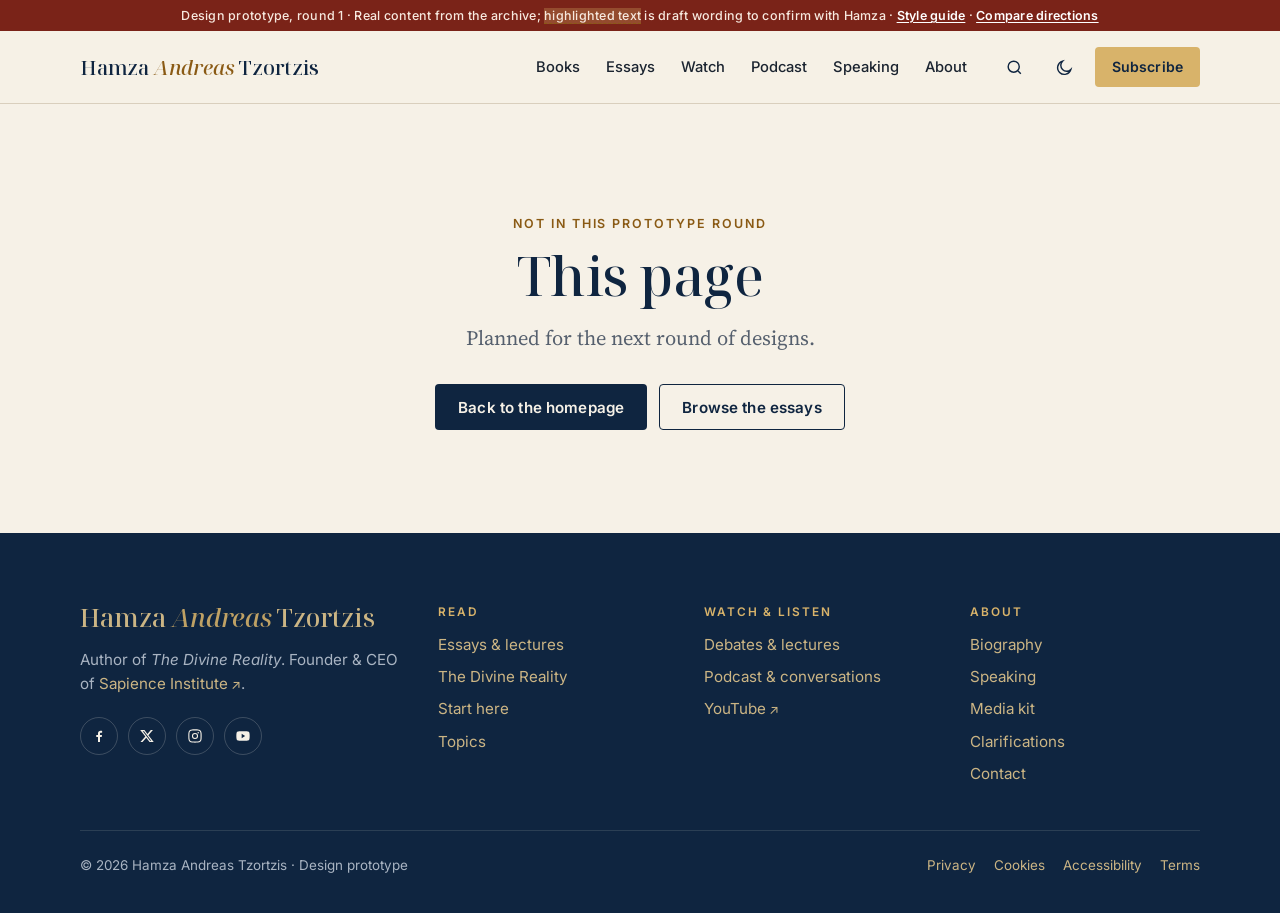
<file: soon/index.html>
<!doctype html>
<html lang="en-GB" class="no-js" data-base="../">
<head>
<meta charset="utf-8">
<meta name="viewport" content="width=device-width, initial-scale=1">
<title>Coming in a later round · Hamza Andreas Tzortzis</title>
<meta name="description" content="This section is planned but not part of the first prototype round.">
<meta name="robots" content="noindex, nofollow">
<meta name="theme-color" content="#0F2540">
<script>try{var t=localStorage.getItem('hat-theme');if(t)document.documentElement.setAttribute('data-theme',t)}catch(e){}</script>
<link rel="preconnect" href="https://fonts.googleapis.com">
<link rel="preconnect" href="https://fonts.gstatic.com" crossorigin>
<link rel="stylesheet" href="https://fonts.googleapis.com/css2?family=Amiri:wght@400;700&family=Inter:wght@400;500;600&family=Noto+Serif+Display:ital,wght@0,400;0,500;0,600;1,400;1,500&family=Source+Serif+4:ital,opsz,wght@0,8..60,400;0,8..60,600;1,8..60,400&display=swap">
<link rel="stylesheet" href="../assets/site.css">
</head>
<body>
<a class="skip" href="#main">Skip to content</a>
<div class="proto-ribbon">Design prototype, round 1 · Real content from the archive; <span class="draft">highlighted text</span> is draft wording to confirm with Hamza · <a href="../styleguide/index.html">Style guide</a> · <a href="../directions/index.html">Compare directions</a></div>
<header class="site-header">
  <div class="wrap bar">
    <a class="wordmark" href="../index.html">Hamza <i>Andreas</i> Tzortzis</a>
    <nav class="nav" aria-label="Main"><a href="../books/the-divine-reality/index.html">Books</a><a href="../essays/index.html">Essays</a><a href="../soon/index.html?p=watch">Watch</a><a href="../soon/index.html?p=podcast">Podcast</a><a href="../soon/index.html?p=speaking">Speaking</a><a href="../about/index.html">About</a></nav>
    <div class="tools">
      <button class="icon-btn" type="button" data-search-open aria-label="Search (press /)"><svg viewBox="0 0 24 24" fill="none" stroke="currentColor" stroke-width="1.8" aria-hidden="true"><circle cx="11" cy="11" r="7"/><path d="m20 20-3.5-3.5"/></svg></button>
      <button class="icon-btn" type="button" data-theme-toggle aria-label="Switch colour theme"><svg viewBox="0 0 24 24" fill="none" stroke="currentColor" stroke-width="1.8" aria-hidden="true"><path d="M20 14.5A8.5 8.5 0 1 1 9.5 4a7 7 0 0 0 10.5 10.5Z"/></svg></button>
      <a class="btn btn-gold btn-sub" href="../index.html#newsletter">Subscribe</a>
      <button class="icon-btn menu-btn" type="button" data-menu-open aria-label="Open menu"><svg viewBox="0 0 24 24" fill="none" stroke="currentColor" stroke-width="1.8" aria-hidden="true"><path d="M4 7h16M4 12h16M4 17h16"/></svg></button>
    </div>
  </div>
</header>
<div class="sheet" role="dialog" aria-modal="true" aria-label="Menu">
  <div class="top"><a class="wordmark" href="../index.html">Hamza <i>Andreas</i> Tzortzis</a><button class="icon-btn" type="button" data-menu-close aria-label="Close menu"><svg viewBox="0 0 24 24" fill="none" stroke="currentColor" stroke-width="1.8" aria-hidden="true"><path d="M6 6l12 12M18 6 6 18"/></svg></button></div>
  <button class="btn btn-ghost search" type="button" data-search-open style="color:var(--parchment);border-color:rgba(246,241,231,.4)"><svg viewBox="0 0 24 24" fill="none" stroke="currentColor" stroke-width="1.8" aria-hidden="true"><circle cx="11" cy="11" r="7"/><path d="m20 20-3.5-3.5"/></svg> Search essays and pages</button>
  <nav aria-label="Main"><a href="../books/the-divine-reality/index.html">Books</a><a href="../essays/index.html">Essays</a><a href="../soon/index.html?p=watch">Watch</a><a href="../soon/index.html?p=podcast">Podcast</a><a href="../soon/index.html?p=speaking">Speaking</a><a href="../about/index.html">About</a><a href="../soon/index.html?p=clarifications">Clarifications</a></nav>
  <div style="display:flex;gap:10px;margin-top:auto;padding-top:24px"><a class="btn btn-gold" style="flex:1;margin:0" href="../index.html#newsletter" data-menu-close>Subscribe to letters</a><button class="btn btn-ghost" type="button" data-theme-toggle style="margin:0;color:var(--parchment);border-color:rgba(246,241,231,.4)"><svg viewBox="0 0 24 24" fill="none" stroke="currentColor" stroke-width="1.8" aria-hidden="true"><path d="M20 14.5A8.5 8.5 0 1 1 9.5 4a7 7 0 0 0 10.5 10.5Z"/></svg> Theme</button></div>
</div>
<div class="search-panel" role="dialog" aria-modal="true" aria-label="Search">
  <div class="box">
    <label class="sr-only" for="q">Search</label>
    <input id="q" class="search-input" type="search" placeholder="Search essays, lectures and pages…" autocomplete="off">
    <ul class="search-results"></ul>
    <p class="search-hint">Tip: “Quran”, “Qur’an” and “Qurʾān” all match. Press Esc to close.</p>
  </div>
</div>
<main id="main">
<section class="section">
  <div class="wrap measure" style="text-align:center;margin:0 auto">
    <p class="eyebrow plain" style="justify-content:center">Not in this prototype round</p>
    <h1 class="h1" id="soon-title">This page</h1>
    <p class="lede" id="soon-desc" style="margin:18px auto 30px">Planned for the next round of designs.</p>
    <div class="actions" style="justify-content:center"><a class="btn btn-navy" href="../index.html">Back to the homepage</a><a class="btn btn-ghost" href="../essays/index.html">Browse the essays</a></div>
  </div>
</section>
</main>
<script>(function(){var d={"watch": ["Watch", "A filterable library of debates, lectures and series, each with a summary, chapters, transcript and related essays."], "podcast": ["Podcast & conversations", "OnGuard episodes and guest appearances, with links to every podcast app."], "speaking": ["Speaking", "Topics, formats, past venues, upcoming dates and an invitation form."], "clarifications": ["Clarifications", "Dated questions and answers about past statements, each reviewed by Hamza before publication."], "contact": ["Contact", "One form with three routes: general enquiries, speaking invitations and media."], "legal": ["Privacy, cookies, accessibility and terms", "Short, plain-English policies written for a site with cookieless analytics and click-to-load videos."], "books": ["Books", "Every book and edition, with translations and where to buy."], "media": ["Media kit", "Approved bios, portraits, book covers and logos to download."], "research": ["Research", "Thesis abstract, journal articles, slides and scholarly identifiers."]};var p=new URLSearchParams(location.search).get('p');if(d[p]){document.getElementById('soon-title').textContent=d[p][0];document.getElementById('soon-desc').textContent=d[p][1];document.title=d[p][0]+' · coming in a later round';}})();</script>
<footer class="site-footer on-dark">
  <div class="wrap">
    <div class="foot-grid">
      <div>
        <a class="wordmark" href="../index.html">Hamza <i>Andreas</i> Tzortzis</a>
        <p style="margin:14px 0 0;max-width:34ch">Author of <i>The Divine Reality</i>. Founder &amp; CEO of <a href="https://www.sapienceinstitute.org/" class="ext">Sapience Institute</a>.</p>
        <div class="socials"><a href="https://www.facebook.com/HamzaAndreasTzortzis/" aria-label="Facebook"><svg viewBox="0 0 24 24" aria-hidden="true"><path d="M13.5 21v-7.5h2.6l.4-3h-3V8.6c0-.9.3-1.5 1.6-1.5h1.6V4.4c-.3 0-1.2-.1-2.3-.1-2.3 0-3.9 1.4-3.9 4v2.2H7.9v3h2.6V21z"/></svg></a><a href="https://x.com/HATzortzis" aria-label="X"><svg viewBox="0 0 24 24" aria-hidden="true"><path d="M17.8 3h3.1l-6.8 7.8 8 10.2h-6.3l-4.9-6.4L5.3 21H2.2l7.3-8.3L1.8 3h6.4l4.4 5.9zm-1.1 16.2h1.7L7.4 4.7H5.6z"/></svg></a><a href="https://instagram.com/hatzortzis" aria-label="Instagram"><svg viewBox="0 0 24 24" aria-hidden="true"><path d="M12 7.4a4.6 4.6 0 1 0 0 9.2 4.6 4.6 0 0 0 0-9.2zm0 7.6a3 3 0 1 1 0-6 3 3 0 0 1 0 6zm4.8-8.9a1.1 1.1 0 1 0 0 2.2 1.1 1.1 0 0 0 0-2.2zM12 3.6c2.7 0 3 0 4.1.1 2.7.1 4 1.4 4.1 4.1.1 1.1.1 1.4.1 4.2s0 3-.1 4.1c-.1 2.7-1.4 4-4.1 4.1-1.1.1-1.4.1-4.1.1s-3 0-4.1-.1c-2.7-.1-4-1.4-4.1-4.1C3.6 15 3.6 14.7 3.6 12s0-3 .1-4.1C3.8 5.1 5.1 3.8 7.8 3.7 9 3.6 9.3 3.6 12 3.6zM12 2c-2.7 0-3.1 0-4.2.1C4.2 2.2 2.2 4.2 2.1 7.8 2 8.9 2 9.3 2 12s0 3.1.1 4.2c.2 3.6 2.1 5.6 5.7 5.7 1.1.1 1.5.1 4.2.1s3.1 0 4.2-.1c3.6-.2 5.6-2.1 5.7-5.7.1-1.1.1-1.5.1-4.2s0-3.1-.1-4.2c-.2-3.6-2.1-5.6-5.7-5.7C15.1 2 14.7 2 12 2z"/></svg></a><a href="https://www.youtube.com/@HamzaTzortzisOfficial" aria-label="YouTube"><svg viewBox="0 0 24 24" aria-hidden="true"><path d="M21.6 7.2a2.5 2.5 0 0 0-1.8-1.8C18.2 5 12 5 12 5s-6.2 0-7.8.4A2.5 2.5 0 0 0 2.4 7.2 26 26 0 0 0 2 12a26 26 0 0 0 .4 4.8 2.5 2.5 0 0 0 1.8 1.8c1.6.4 7.8.4 7.8.4s6.2 0 7.8-.4a2.5 2.5 0 0 0 1.8-1.8A26 26 0 0 0 22 12a26 26 0 0 0-.4-4.8zM10 15.2V8.8l5.2 3.2z"/></svg></a></div>
      </div>
      <div><h4>Read</h4><ul><li><a href="../essays/index.html">Essays &amp; lectures</a></li><li><a href="../books/the-divine-reality/index.html">The Divine Reality</a></li><li><a href="../index.html#start">Start here</a></li><li><a href="../index.html#topics">Topics</a></li></ul></div>
      <div><h4>Watch &amp; listen</h4><ul><li><a href="../soon/index.html?p=watch">Debates &amp; lectures</a></li><li><a href="../soon/index.html?p=podcast">Podcast &amp; conversations</a></li><li><a href="https://www.youtube.com/@HamzaTzortzisOfficial" class="ext">YouTube</a></li></ul></div>
      <div><h4>About</h4><ul><li><a href="../about/index.html">Biography</a></li><li><a href="../soon/index.html?p=speaking">Speaking</a></li><li><a href="../about/index.html#media">Media kit</a></li><li><a href="../soon/index.html?p=clarifications">Clarifications</a></li><li><a href="../soon/index.html?p=contact">Contact</a></li></ul></div>
    </div>
    <div class="foot-base">
      <span>© 2026 Hamza Andreas Tzortzis · Design prototype</span>
      <nav aria-label="Legal"><a href="../soon/index.html?p=legal">Privacy</a><a href="../soon/index.html?p=legal">Cookies</a><a href="../soon/index.html?p=legal">Accessibility</a><a href="../soon/index.html?p=legal">Terms</a></nav>
    </div>
  </div>
</footer>
<script src="../assets/search-index.js"></script>
<script src="../assets/site.js"></script>
</body>
</html>
</file>
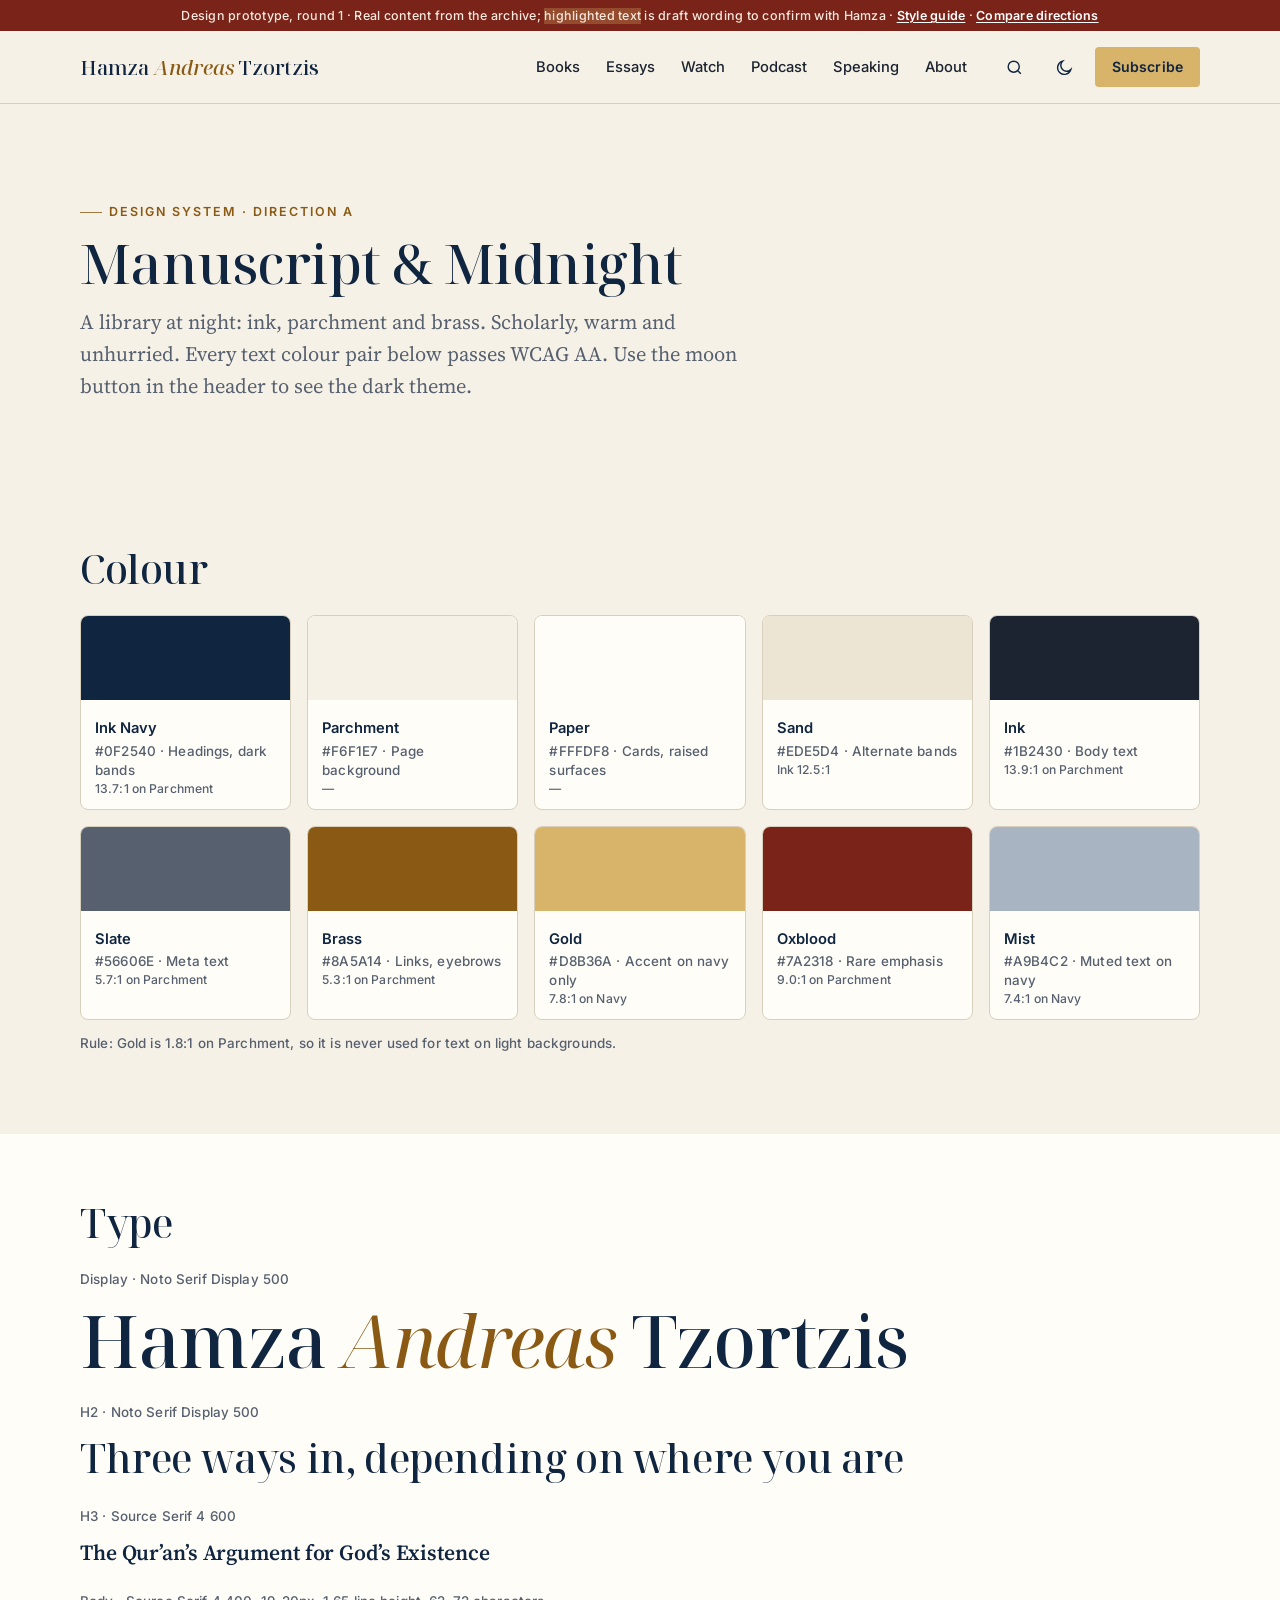
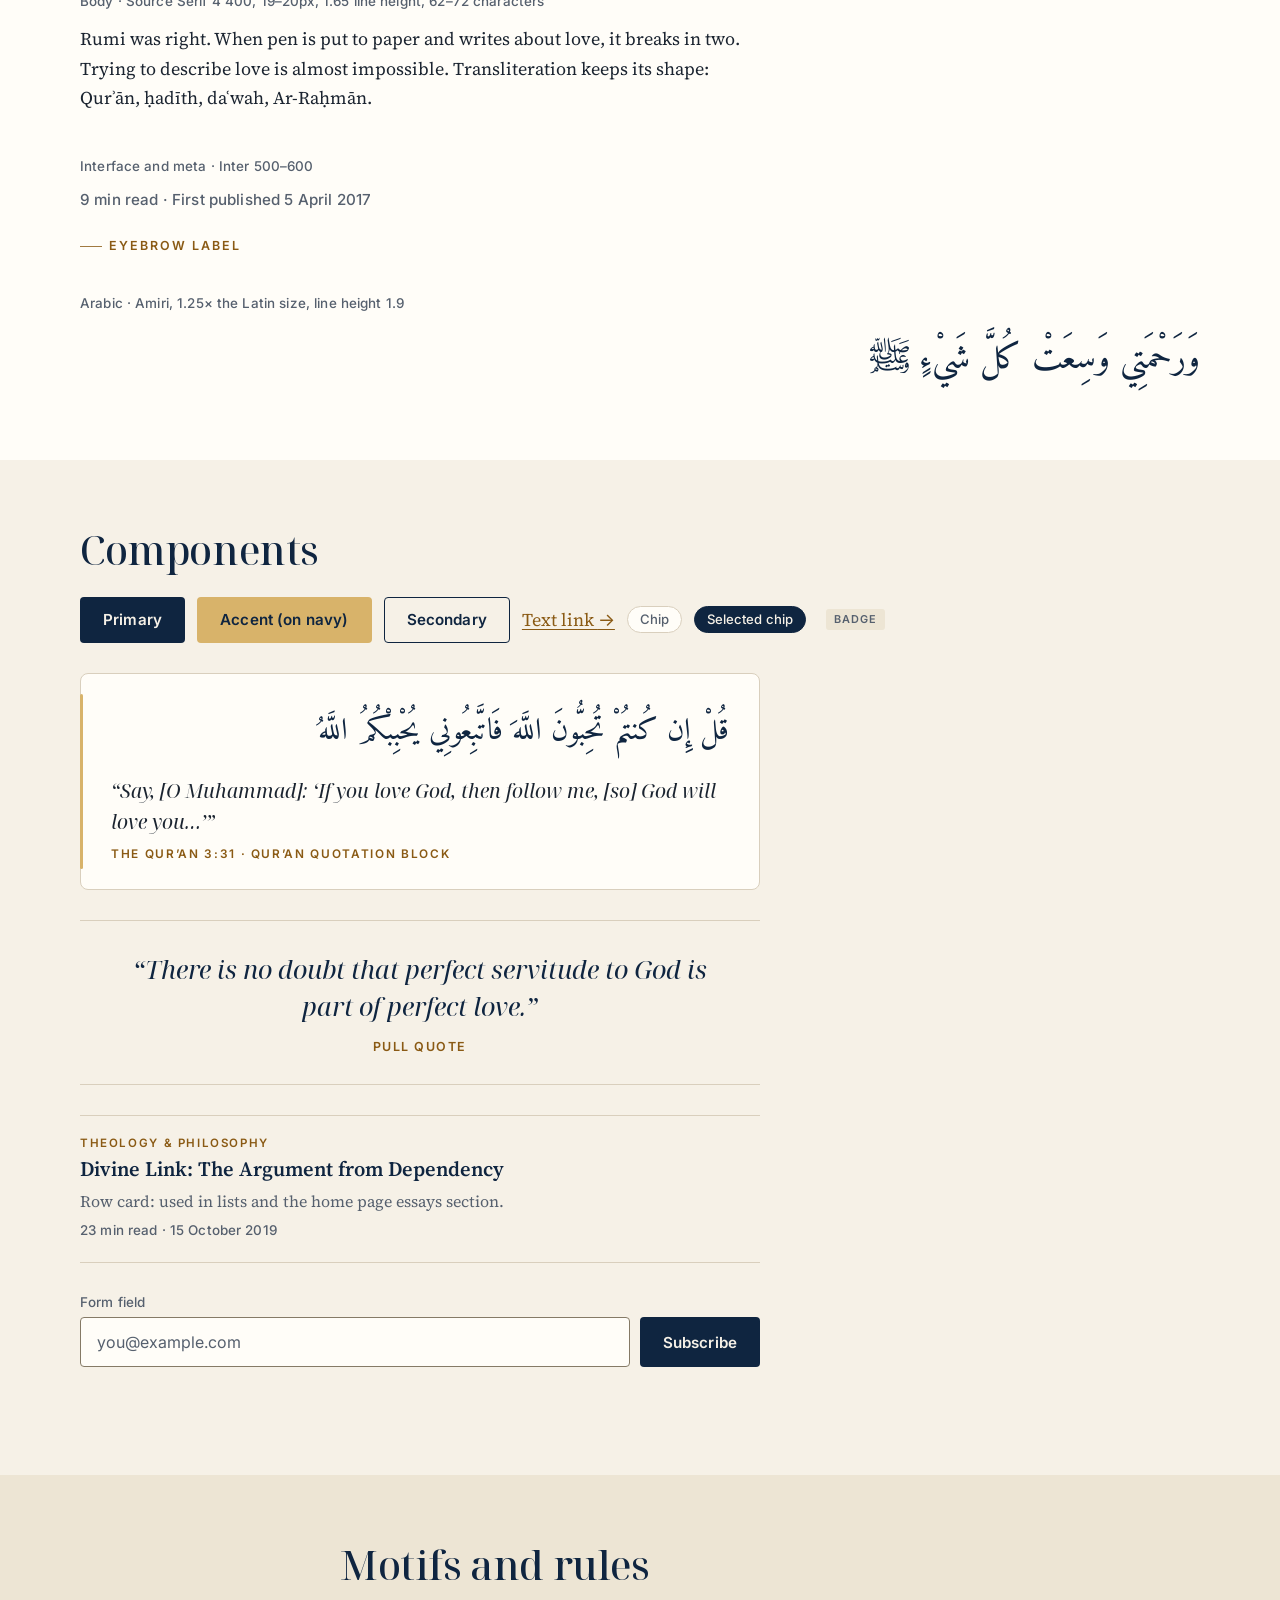
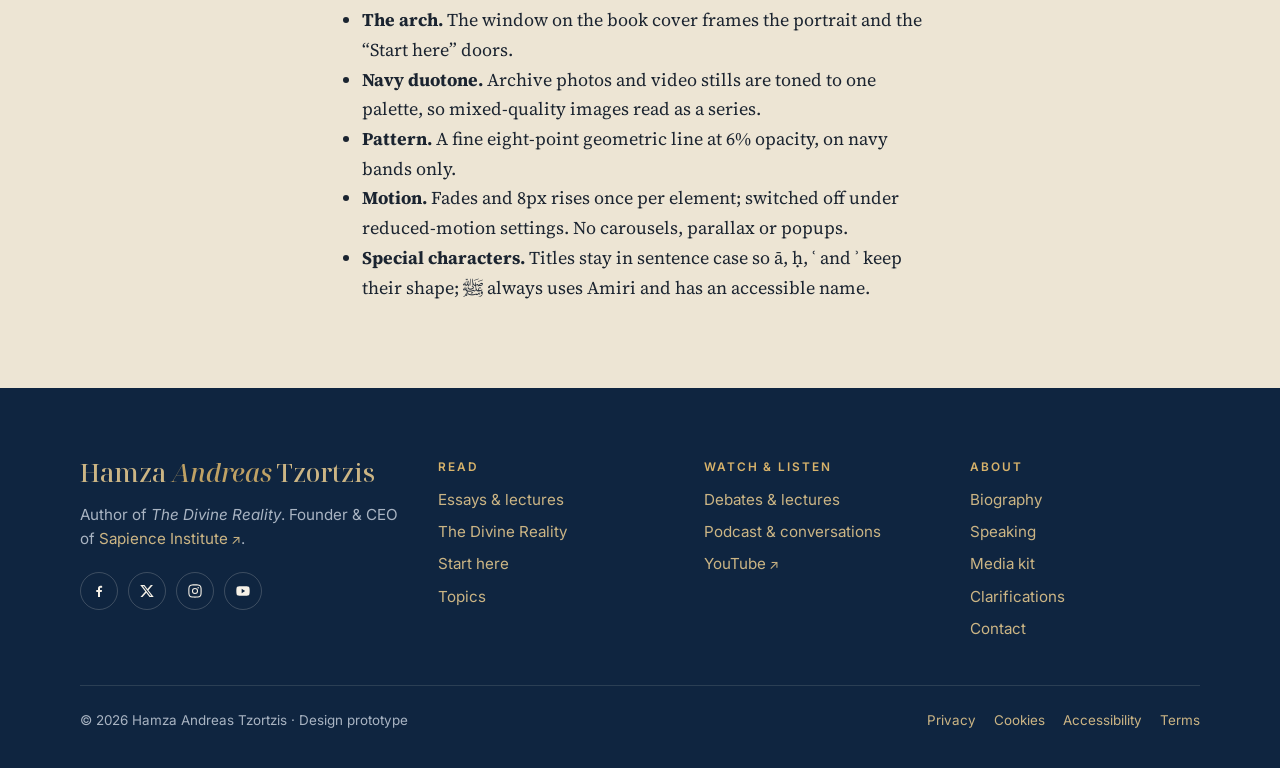
<file: styleguide/index.html>
<!doctype html>
<html lang="en-GB" class="no-js" data-base="../">
<head>
<meta charset="utf-8">
<meta name="viewport" content="width=device-width, initial-scale=1">
<title>Style guide · prototype</title>
<meta name="description" content="Colours, type and components for the new site.">
<meta name="robots" content="noindex, nofollow">
<meta name="theme-color" content="#0F2540">
<script>try{var t=localStorage.getItem('hat-theme');if(t)document.documentElement.setAttribute('data-theme',t)}catch(e){}</script>
<link rel="preconnect" href="https://fonts.googleapis.com">
<link rel="preconnect" href="https://fonts.gstatic.com" crossorigin>
<link rel="stylesheet" href="https://fonts.googleapis.com/css2?family=Amiri:wght@400;700&family=Inter:wght@400;500;600&family=Noto+Serif+Display:ital,wght@0,400;0,500;0,600;1,400;1,500&family=Source+Serif+4:ital,opsz,wght@0,8..60,400;0,8..60,600;1,8..60,400&display=swap">
<link rel="stylesheet" href="../assets/site.css">
</head>
<body>
<a class="skip" href="#main">Skip to content</a>
<div class="proto-ribbon">Design prototype, round 1 · Real content from the archive; <span class="draft">highlighted text</span> is draft wording to confirm with Hamza · <a href="../styleguide/index.html">Style guide</a> · <a href="../directions/index.html">Compare directions</a></div>
<header class="site-header">
  <div class="wrap bar">
    <a class="wordmark" href="../index.html">Hamza <i>Andreas</i> Tzortzis</a>
    <nav class="nav" aria-label="Main"><a href="../books/the-divine-reality/index.html">Books</a><a href="../essays/index.html">Essays</a><a href="../soon/index.html?p=watch">Watch</a><a href="../soon/index.html?p=podcast">Podcast</a><a href="../soon/index.html?p=speaking">Speaking</a><a href="../about/index.html">About</a></nav>
    <div class="tools">
      <button class="icon-btn" type="button" data-search-open aria-label="Search (press /)"><svg viewBox="0 0 24 24" fill="none" stroke="currentColor" stroke-width="1.8" aria-hidden="true"><circle cx="11" cy="11" r="7"/><path d="m20 20-3.5-3.5"/></svg></button>
      <button class="icon-btn" type="button" data-theme-toggle aria-label="Switch colour theme"><svg viewBox="0 0 24 24" fill="none" stroke="currentColor" stroke-width="1.8" aria-hidden="true"><path d="M20 14.5A8.5 8.5 0 1 1 9.5 4a7 7 0 0 0 10.5 10.5Z"/></svg></button>
      <a class="btn btn-gold btn-sub" href="../index.html#newsletter">Subscribe</a>
      <button class="icon-btn menu-btn" type="button" data-menu-open aria-label="Open menu"><svg viewBox="0 0 24 24" fill="none" stroke="currentColor" stroke-width="1.8" aria-hidden="true"><path d="M4 7h16M4 12h16M4 17h16"/></svg></button>
    </div>
  </div>
</header>
<div class="sheet" role="dialog" aria-modal="true" aria-label="Menu">
  <div class="top"><a class="wordmark" href="../index.html">Hamza <i>Andreas</i> Tzortzis</a><button class="icon-btn" type="button" data-menu-close aria-label="Close menu"><svg viewBox="0 0 24 24" fill="none" stroke="currentColor" stroke-width="1.8" aria-hidden="true"><path d="M6 6l12 12M18 6 6 18"/></svg></button></div>
  <button class="btn btn-ghost search" type="button" data-search-open style="color:var(--parchment);border-color:rgba(246,241,231,.4)"><svg viewBox="0 0 24 24" fill="none" stroke="currentColor" stroke-width="1.8" aria-hidden="true"><circle cx="11" cy="11" r="7"/><path d="m20 20-3.5-3.5"/></svg> Search essays and pages</button>
  <nav aria-label="Main"><a href="../books/the-divine-reality/index.html">Books</a><a href="../essays/index.html">Essays</a><a href="../soon/index.html?p=watch">Watch</a><a href="../soon/index.html?p=podcast">Podcast</a><a href="../soon/index.html?p=speaking">Speaking</a><a href="../about/index.html">About</a><a href="../soon/index.html?p=clarifications">Clarifications</a></nav>
  <div style="display:flex;gap:10px;margin-top:auto;padding-top:24px"><a class="btn btn-gold" style="flex:1;margin:0" href="../index.html#newsletter" data-menu-close>Subscribe to letters</a><button class="btn btn-ghost" type="button" data-theme-toggle style="margin:0;color:var(--parchment);border-color:rgba(246,241,231,.4)"><svg viewBox="0 0 24 24" fill="none" stroke="currentColor" stroke-width="1.8" aria-hidden="true"><path d="M20 14.5A8.5 8.5 0 1 1 9.5 4a7 7 0 0 0 10.5 10.5Z"/></svg> Theme</button></div>
</div>
<div class="search-panel" role="dialog" aria-modal="true" aria-label="Search">
  <div class="box">
    <label class="sr-only" for="q">Search</label>
    <input id="q" class="search-input" type="search" placeholder="Search essays, lectures and pages…" autocomplete="off">
    <ul class="search-results"></ul>
    <p class="search-hint">Tip: “Quran”, “Qur’an” and “Qurʾān” all match. Press Esc to close.</p>
  </div>
</div>
<main id="main">
<section class="page-head"><div class="wrap"><p class="eyebrow">Design system · Direction A</p><h1 class="h1">Manuscript &amp; Midnight</h1>
<p class="lede measure" style="margin-top:14px">A library at night: ink, parchment and brass. Scholarly, warm and unhurried. Every text colour pair below passes WCAG AA. Use the moon button in the header to see the dark theme.</p></div></section>
<section class="section tight"><div class="wrap"><h2 class="h2" style="margin-bottom:24px">Colour</h2><div style="display:grid;grid-template-columns:repeat(auto-fill,minmax(200px,1fr));gap:16px"><div style="border:1px solid var(--line);border-radius:8px;overflow:hidden;background:var(--surface)"><div style="height:84px;background:#0F2540"></div><div style="padding:12px 14px"><b style="font:600 .92rem var(--f-ui);color:var(--heading)">Ink Navy</b><div class="meta">#0F2540 · Headings, dark bands</div><div class="meta" style="font-size:.76rem">13.7:1 on Parchment</div></div></div><div style="border:1px solid var(--line);border-radius:8px;overflow:hidden;background:var(--surface)"><div style="height:84px;background:#F6F1E7"></div><div style="padding:12px 14px"><b style="font:600 .92rem var(--f-ui);color:var(--heading)">Parchment</b><div class="meta">#F6F1E7 · Page background</div><div class="meta" style="font-size:.76rem">—</div></div></div><div style="border:1px solid var(--line);border-radius:8px;overflow:hidden;background:var(--surface)"><div style="height:84px;background:#FFFDF8"></div><div style="padding:12px 14px"><b style="font:600 .92rem var(--f-ui);color:var(--heading)">Paper</b><div class="meta">#FFFDF8 · Cards, raised surfaces</div><div class="meta" style="font-size:.76rem">—</div></div></div><div style="border:1px solid var(--line);border-radius:8px;overflow:hidden;background:var(--surface)"><div style="height:84px;background:#EDE5D4"></div><div style="padding:12px 14px"><b style="font:600 .92rem var(--f-ui);color:var(--heading)">Sand</b><div class="meta">#EDE5D4 · Alternate bands</div><div class="meta" style="font-size:.76rem">Ink 12.5:1</div></div></div><div style="border:1px solid var(--line);border-radius:8px;overflow:hidden;background:var(--surface)"><div style="height:84px;background:#1B2430"></div><div style="padding:12px 14px"><b style="font:600 .92rem var(--f-ui);color:var(--heading)">Ink</b><div class="meta">#1B2430 · Body text</div><div class="meta" style="font-size:.76rem">13.9:1 on Parchment</div></div></div><div style="border:1px solid var(--line);border-radius:8px;overflow:hidden;background:var(--surface)"><div style="height:84px;background:#56606E"></div><div style="padding:12px 14px"><b style="font:600 .92rem var(--f-ui);color:var(--heading)">Slate</b><div class="meta">#56606E · Meta text</div><div class="meta" style="font-size:.76rem">5.7:1 on Parchment</div></div></div><div style="border:1px solid var(--line);border-radius:8px;overflow:hidden;background:var(--surface)"><div style="height:84px;background:#8A5A14"></div><div style="padding:12px 14px"><b style="font:600 .92rem var(--f-ui);color:var(--heading)">Brass</b><div class="meta">#8A5A14 · Links, eyebrows</div><div class="meta" style="font-size:.76rem">5.3:1 on Parchment</div></div></div><div style="border:1px solid var(--line);border-radius:8px;overflow:hidden;background:var(--surface)"><div style="height:84px;background:#D8B36A"></div><div style="padding:12px 14px"><b style="font:600 .92rem var(--f-ui);color:var(--heading)">Gold</b><div class="meta">#D8B36A · Accent on navy only</div><div class="meta" style="font-size:.76rem">7.8:1 on Navy</div></div></div><div style="border:1px solid var(--line);border-radius:8px;overflow:hidden;background:var(--surface)"><div style="height:84px;background:#7A2318"></div><div style="padding:12px 14px"><b style="font:600 .92rem var(--f-ui);color:var(--heading)">Oxblood</b><div class="meta">#7A2318 · Rare emphasis</div><div class="meta" style="font-size:.76rem">9.0:1 on Parchment</div></div></div><div style="border:1px solid var(--line);border-radius:8px;overflow:hidden;background:var(--surface)"><div style="height:84px;background:#A9B4C2"></div><div style="padding:12px 14px"><b style="font:600 .92rem var(--f-ui);color:var(--heading)">Mist</b><div class="meta">#A9B4C2 · Muted text on navy</div><div class="meta" style="font-size:.76rem">7.4:1 on Navy</div></div></div></div>
<p class="meta" style="margin-top:14px">Rule: Gold is 1.8:1 on Parchment, so it is never used for text on light backgrounds.</p></div></section>
<section class="section tight band-paper"><div class="wrap"><h2 class="h2" style="margin-bottom:24px">Type</h2>
<div style="display:grid;gap:26px">
<div><p class="meta">Display · Noto Serif Display 500</p><p class="display" style="font-size:clamp(2.6rem,6vw,4.6rem);margin:0;color:var(--heading)">Hamza <i style="font-weight:400;color:var(--link)">Andreas</i> Tzortzis</p></div>
<div><p class="meta">H2 · Noto Serif Display 500</p><h2 class="h2">Three ways in, depending on where you are</h2></div>
<div><p class="meta">H3 · Source Serif 4 600</p><h3 class="h3">The Qur’an’s Argument for God’s Existence</h3></div>
<div class="measure"><p class="meta">Body · Source Serif 4 400, 19–20px, 1.65 line height, 62–72 characters</p><p>Rumi was right. When pen is put to paper and writes about love, it breaks in two. Trying to describe love is almost impossible. Transliteration keeps its shape: Qurʾān, ḥadīth, daʿwah, Ar-Raḥmān.</p></div>
<div><p class="meta">Interface and meta · Inter 500–600</p><p class="meta" style="font-size:.95rem">9 min read · First published 5 April 2017</p><p class="eyebrow">Eyebrow label</p></div>
<div><p class="meta">Arabic · Amiri, 1.25× the Latin size, line height 1.9</p><p lang="ar" dir="rtl" style="font-size:2.2rem;line-height:1.9;color:var(--heading);margin:0">وَرَحْمَتِي وَسِعَتْ كُلَّ شَيْءٍ <span class="saw">ﷺ</span></p></div>
</div></div></section>
<section class="section tight"><div class="wrap"><h2 class="h2" style="margin-bottom:24px">Components</h2>
<div style="display:grid;gap:30px">
<div class="actions"><a class="btn btn-navy" href="#">Primary</a><a class="btn btn-gold" href="#">Accent (on navy)</a><a class="btn btn-ghost" href="#">Secondary</a><a class="btn-text arrow" href="#">Text link </a><span class="chip">Chip</span><span class="chip is-on">Selected chip</span><span class="badge">Badge</span></div>
<div class="measure"><figure class="quran" style="margin:0"><p class="ar" lang="ar" dir="rtl">قُلْ إِن كُنتُمْ تُحِبُّونَ اللَّهَ فَاتَّبِعُونِي يُحْبِبْكُمُ اللَّهُ</p><p class="en">“Say, [O Muhammad]: ‘If you love God, then follow me, [so] God will love you…’”</p><figcaption class="ref">The Qur’an 3:31 · Qur’an quotation block</figcaption></figure></div>
<div class="measure"><blockquote class="pull" style="margin:0">“There is no doubt that perfect servitude to God is part of perfect love.”<cite>Pull quote</cite></blockquote></div>
<div class="measure"><div class="card-list"><a class="row-card" href="#"><span class="kicker">Theology &amp; Philosophy</span><h3>Divine Link: The Argument from Dependency</h3><p>Row card: used in lists and the home page essays section.</p><span class="meta">23 min read · 15 October 2019</span></a></div></div>
<form data-proto class="measure"><label class="meta" for="sg-em" style="display:block;margin-bottom:6px">Form field</label><div class="field-row"><input class="input" id="sg-em" type="email" placeholder="you@example.com"><button class="btn btn-navy" type="submit">Subscribe</button></div><p class="form-note" role="status"></p></form>
</div></div></section>
<section class="section tight band-sand"><div class="wrap measure"><h2 class="h2" style="margin-bottom:14px">Motifs and rules</h2>
<ul style="padding-left:1.2em"><li><b>The arch.</b> The window on the book cover frames the portrait and the “Start here” doors.</li><li><b>Navy duotone.</b> Archive photos and video stills are toned to one palette, so mixed-quality images read as a series.</li><li><b>Pattern.</b> A fine eight-point geometric line at 6% opacity, on navy bands only.</li><li><b>Motion.</b> Fades and 8px rises once per element; switched off under reduced-motion settings. No carousels, parallax or popups.</li><li><b>Special characters.</b> Titles stay in sentence case so ā, ḥ, ʿ and ʾ keep their shape; <span class="saw">ﷺ</span> always uses Amiri and has an accessible name.</li></ul></div></section>
</main>
<footer class="site-footer on-dark">
  <div class="wrap">
    <div class="foot-grid">
      <div>
        <a class="wordmark" href="../index.html">Hamza <i>Andreas</i> Tzortzis</a>
        <p style="margin:14px 0 0;max-width:34ch">Author of <i>The Divine Reality</i>. Founder &amp; CEO of <a href="https://www.sapienceinstitute.org/" class="ext">Sapience Institute</a>.</p>
        <div class="socials"><a href="https://www.facebook.com/HamzaAndreasTzortzis/" aria-label="Facebook"><svg viewBox="0 0 24 24" aria-hidden="true"><path d="M13.5 21v-7.5h2.6l.4-3h-3V8.6c0-.9.3-1.5 1.6-1.5h1.6V4.4c-.3 0-1.2-.1-2.3-.1-2.3 0-3.9 1.4-3.9 4v2.2H7.9v3h2.6V21z"/></svg></a><a href="https://x.com/HATzortzis" aria-label="X"><svg viewBox="0 0 24 24" aria-hidden="true"><path d="M17.8 3h3.1l-6.8 7.8 8 10.2h-6.3l-4.9-6.4L5.3 21H2.2l7.3-8.3L1.8 3h6.4l4.4 5.9zm-1.1 16.2h1.7L7.4 4.7H5.6z"/></svg></a><a href="https://instagram.com/hatzortzis" aria-label="Instagram"><svg viewBox="0 0 24 24" aria-hidden="true"><path d="M12 7.4a4.6 4.6 0 1 0 0 9.2 4.6 4.6 0 0 0 0-9.2zm0 7.6a3 3 0 1 1 0-6 3 3 0 0 1 0 6zm4.8-8.9a1.1 1.1 0 1 0 0 2.2 1.1 1.1 0 0 0 0-2.2zM12 3.6c2.7 0 3 0 4.1.1 2.7.1 4 1.4 4.1 4.1.1 1.1.1 1.4.1 4.2s0 3-.1 4.1c-.1 2.7-1.4 4-4.1 4.1-1.1.1-1.4.1-4.1.1s-3 0-4.1-.1c-2.7-.1-4-1.4-4.1-4.1C3.6 15 3.6 14.7 3.6 12s0-3 .1-4.1C3.8 5.1 5.1 3.8 7.8 3.7 9 3.6 9.3 3.6 12 3.6zM12 2c-2.7 0-3.1 0-4.2.1C4.2 2.2 2.2 4.2 2.1 7.8 2 8.9 2 9.3 2 12s0 3.1.1 4.2c.2 3.6 2.1 5.6 5.7 5.7 1.1.1 1.5.1 4.2.1s3.1 0 4.2-.1c3.6-.2 5.6-2.1 5.7-5.7.1-1.1.1-1.5.1-4.2s0-3.1-.1-4.2c-.2-3.6-2.1-5.6-5.7-5.7C15.1 2 14.7 2 12 2z"/></svg></a><a href="https://www.youtube.com/@HamzaTzortzisOfficial" aria-label="YouTube"><svg viewBox="0 0 24 24" aria-hidden="true"><path d="M21.6 7.2a2.5 2.5 0 0 0-1.8-1.8C18.2 5 12 5 12 5s-6.2 0-7.8.4A2.5 2.5 0 0 0 2.4 7.2 26 26 0 0 0 2 12a26 26 0 0 0 .4 4.8 2.5 2.5 0 0 0 1.8 1.8c1.6.4 7.8.4 7.8.4s6.2 0 7.8-.4a2.5 2.5 0 0 0 1.8-1.8A26 26 0 0 0 22 12a26 26 0 0 0-.4-4.8zM10 15.2V8.8l5.2 3.2z"/></svg></a></div>
      </div>
      <div><h4>Read</h4><ul><li><a href="../essays/index.html">Essays &amp; lectures</a></li><li><a href="../books/the-divine-reality/index.html">The Divine Reality</a></li><li><a href="../index.html#start">Start here</a></li><li><a href="../index.html#topics">Topics</a></li></ul></div>
      <div><h4>Watch &amp; listen</h4><ul><li><a href="../soon/index.html?p=watch">Debates &amp; lectures</a></li><li><a href="../soon/index.html?p=podcast">Podcast &amp; conversations</a></li><li><a href="https://www.youtube.com/@HamzaTzortzisOfficial" class="ext">YouTube</a></li></ul></div>
      <div><h4>About</h4><ul><li><a href="../about/index.html">Biography</a></li><li><a href="../soon/index.html?p=speaking">Speaking</a></li><li><a href="../about/index.html#media">Media kit</a></li><li><a href="../soon/index.html?p=clarifications">Clarifications</a></li><li><a href="../soon/index.html?p=contact">Contact</a></li></ul></div>
    </div>
    <div class="foot-base">
      <span>© 2026 Hamza Andreas Tzortzis · Design prototype</span>
      <nav aria-label="Legal"><a href="../soon/index.html?p=legal">Privacy</a><a href="../soon/index.html?p=legal">Cookies</a><a href="../soon/index.html?p=legal">Accessibility</a><a href="../soon/index.html?p=legal">Terms</a></nav>
    </div>
  </div>
</footer>
<script src="../assets/search-index.js"></script>
<script src="../assets/site.js"></script>
</body>
</html>
</file>
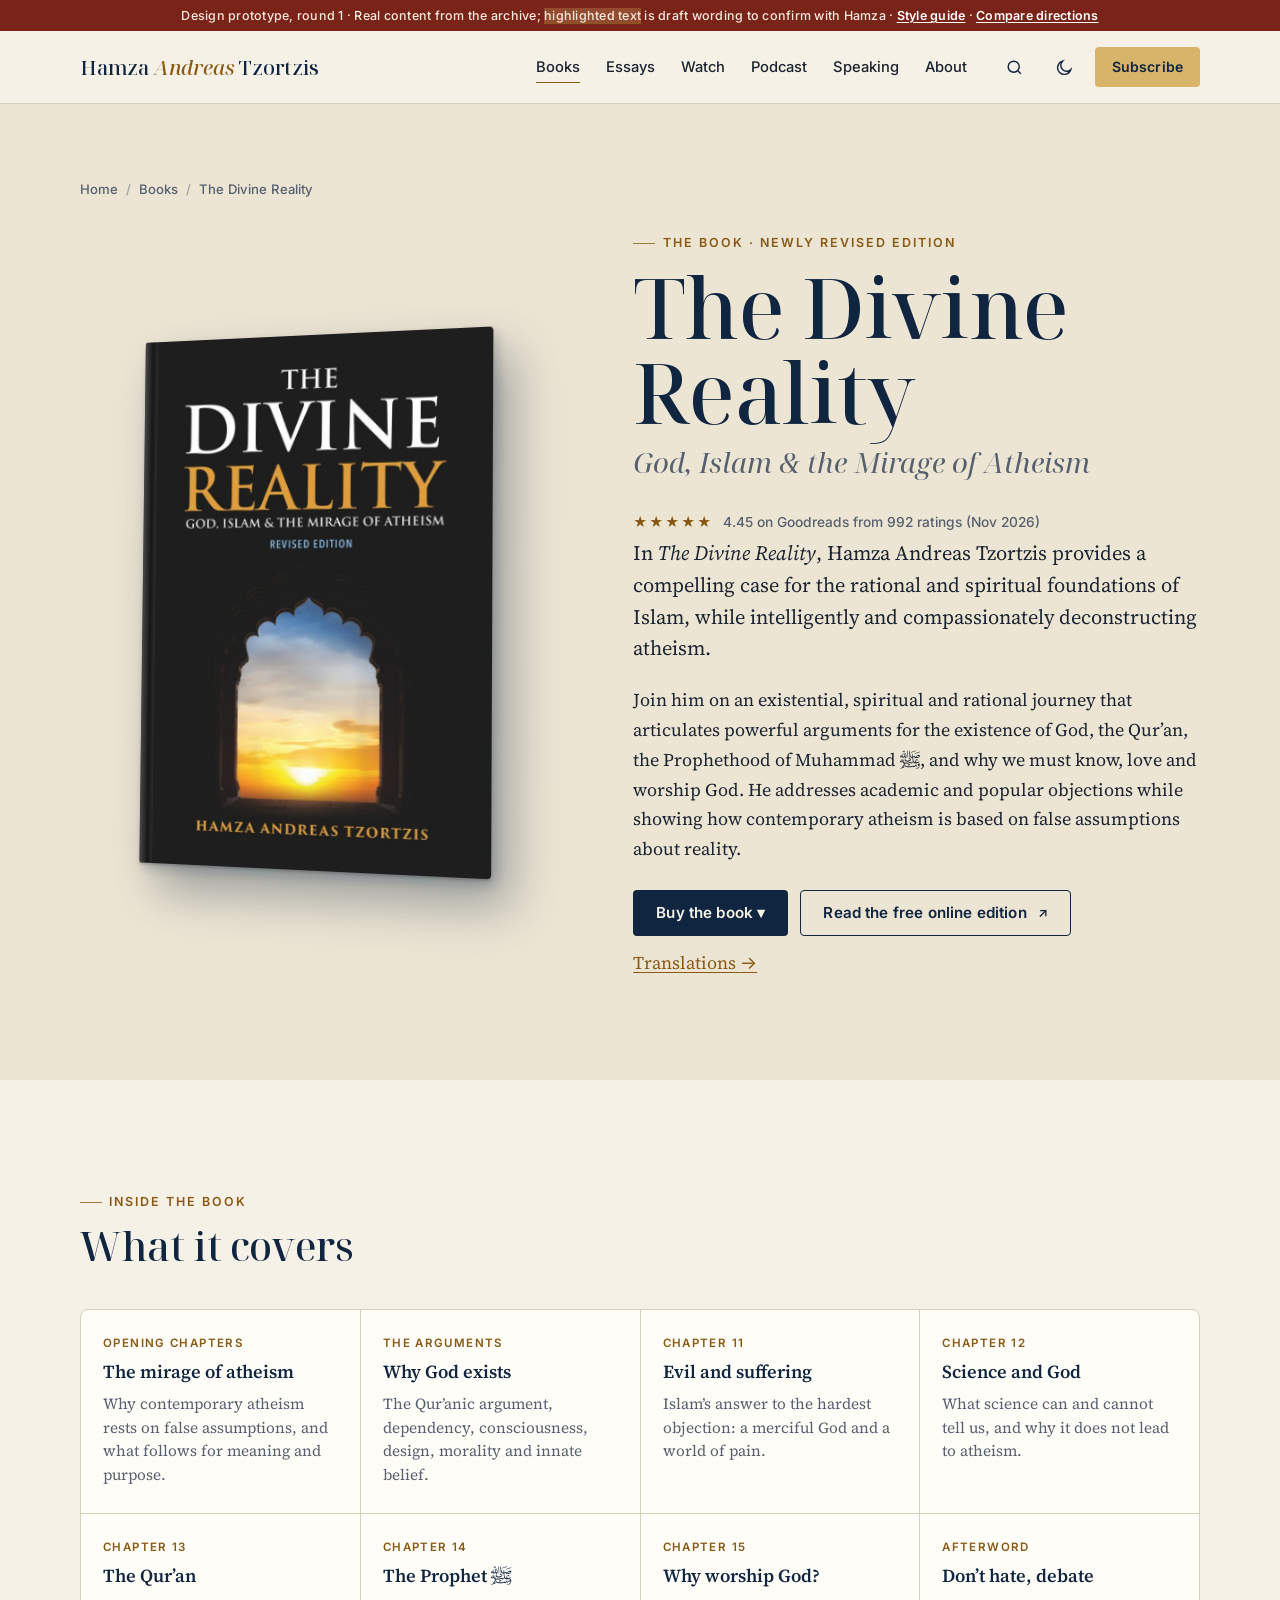
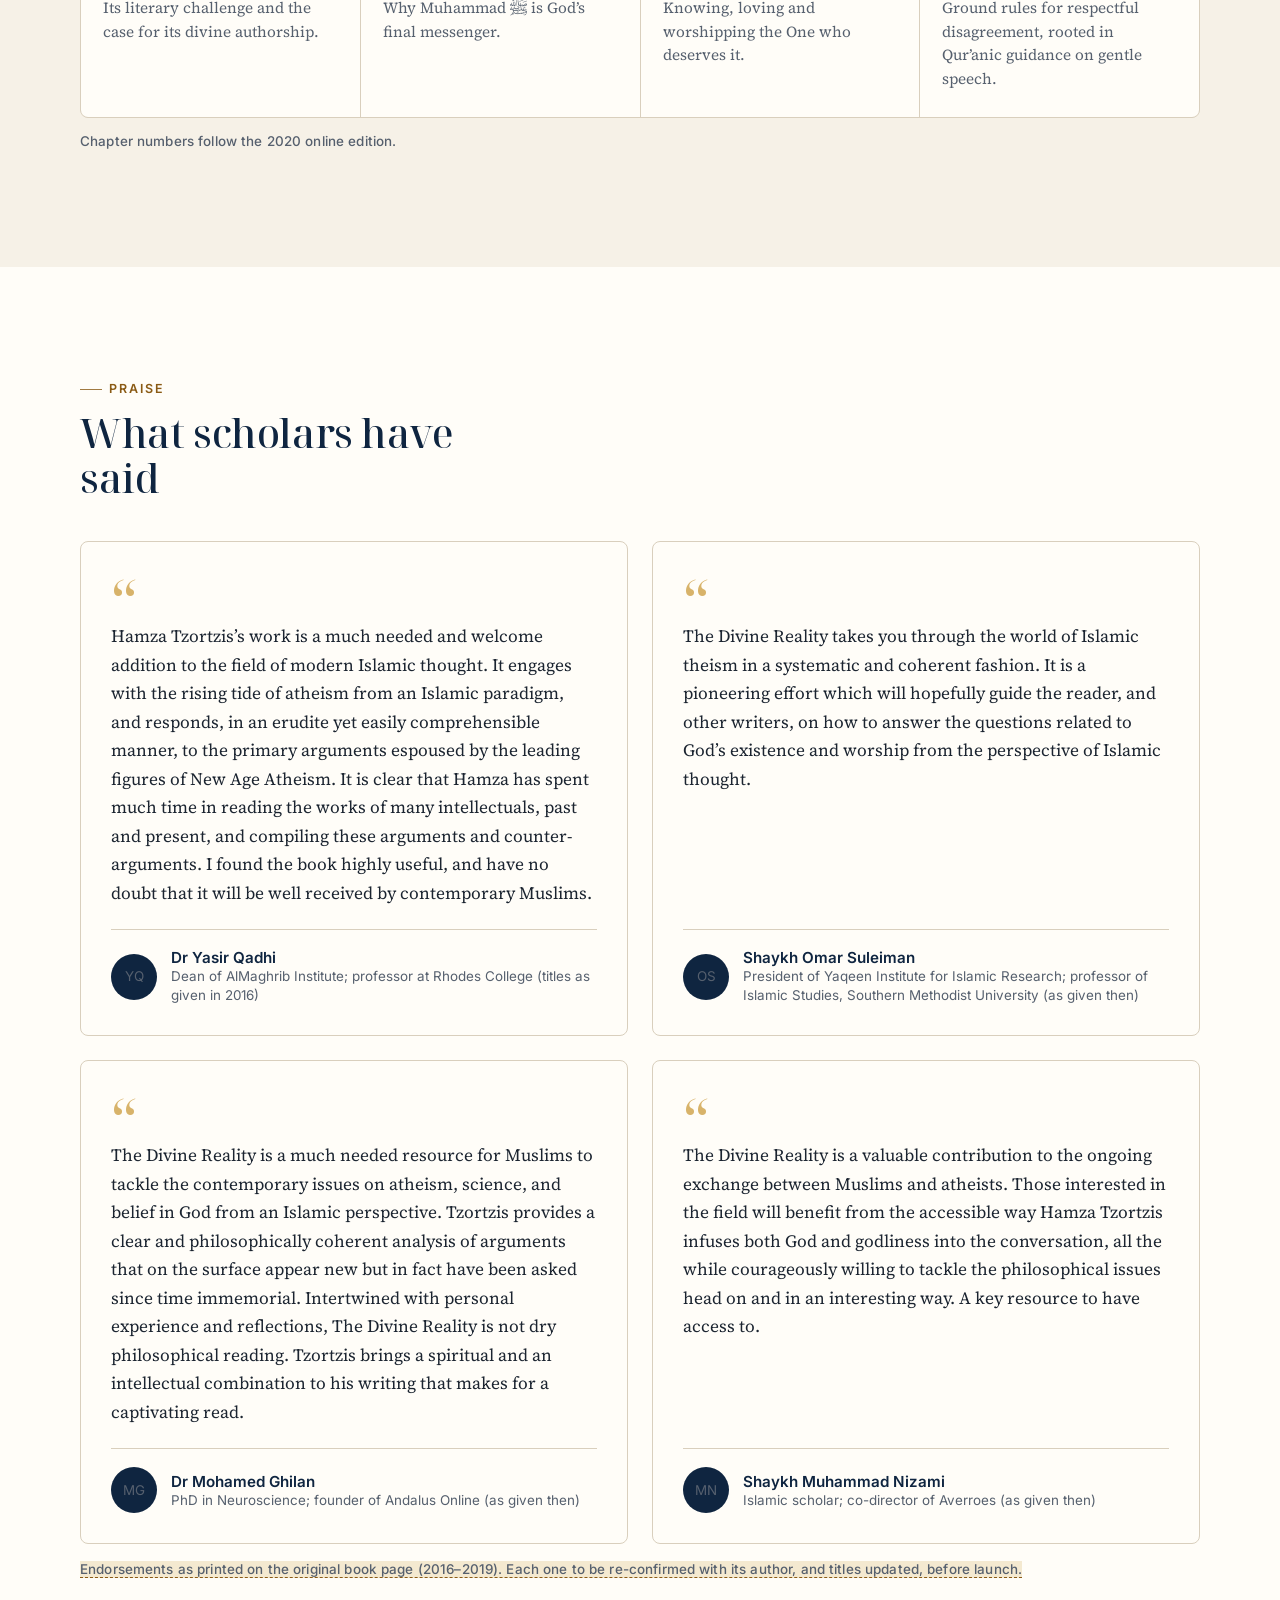
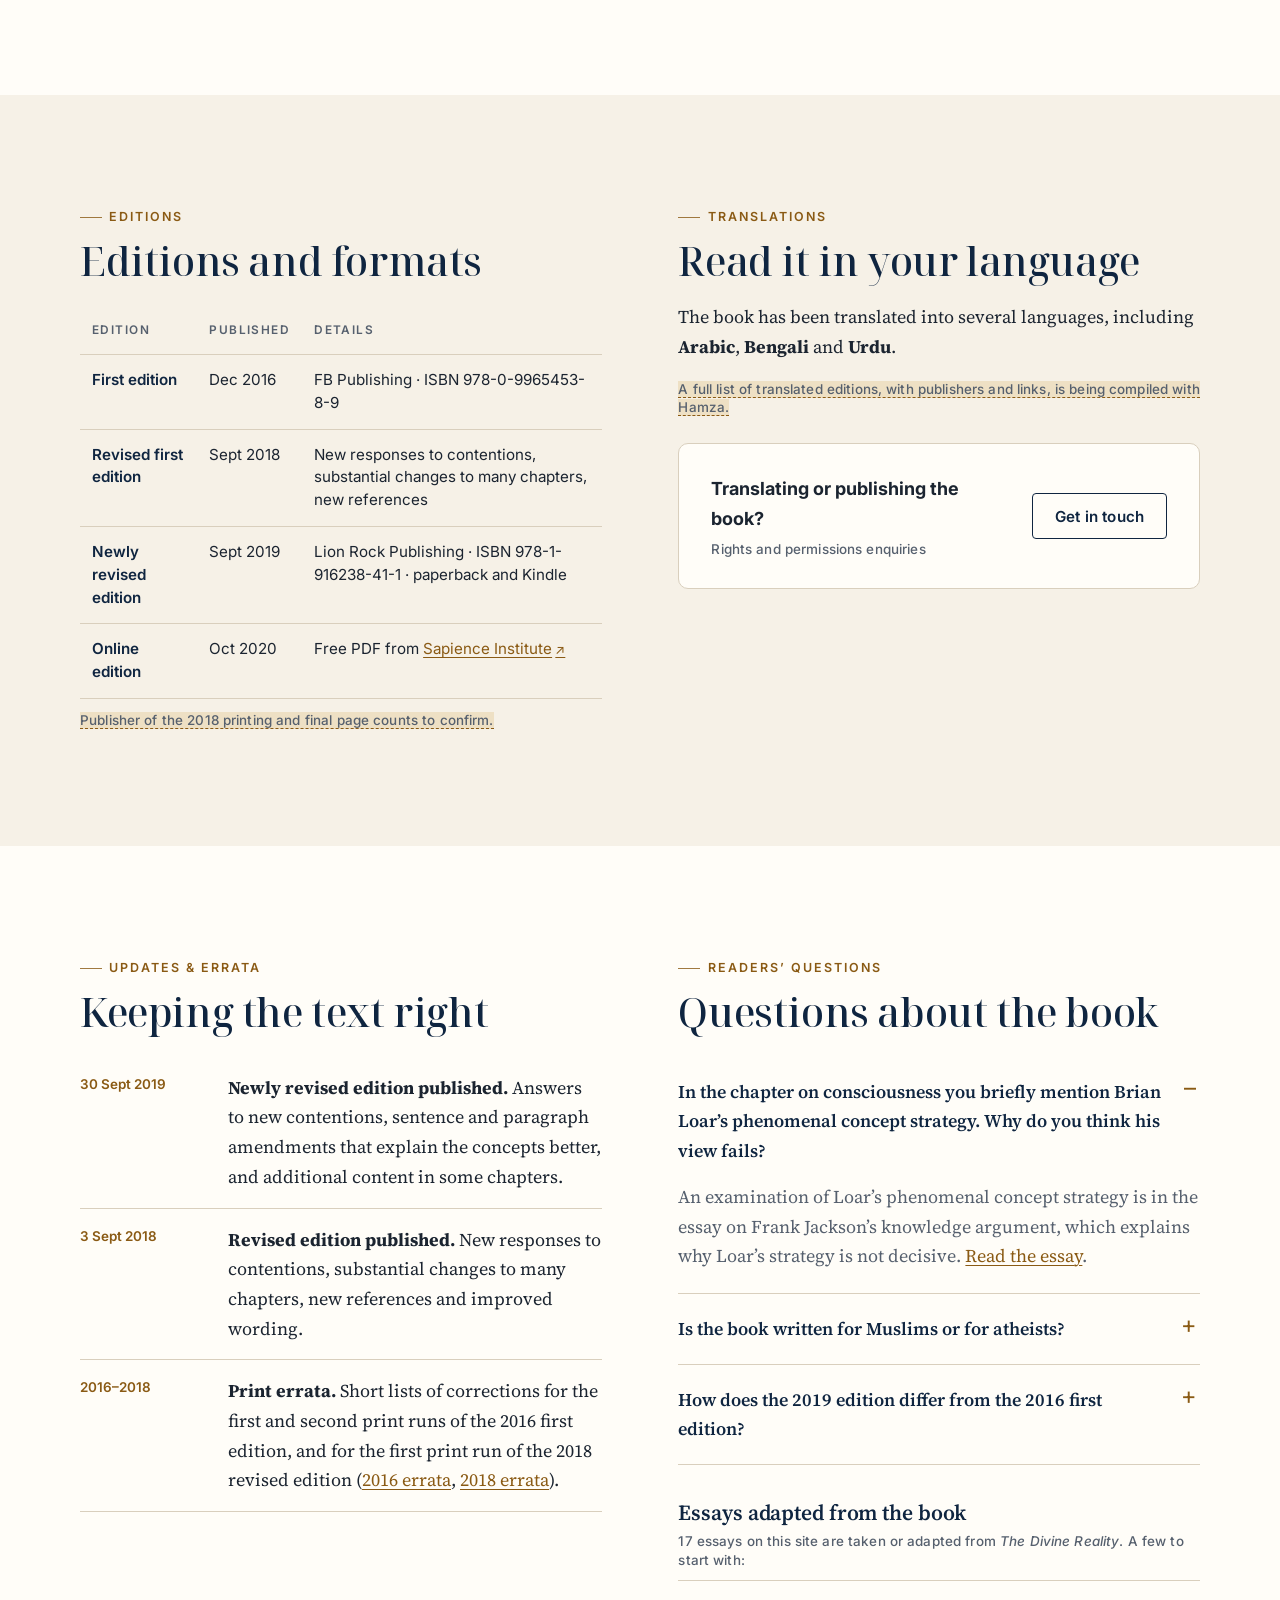
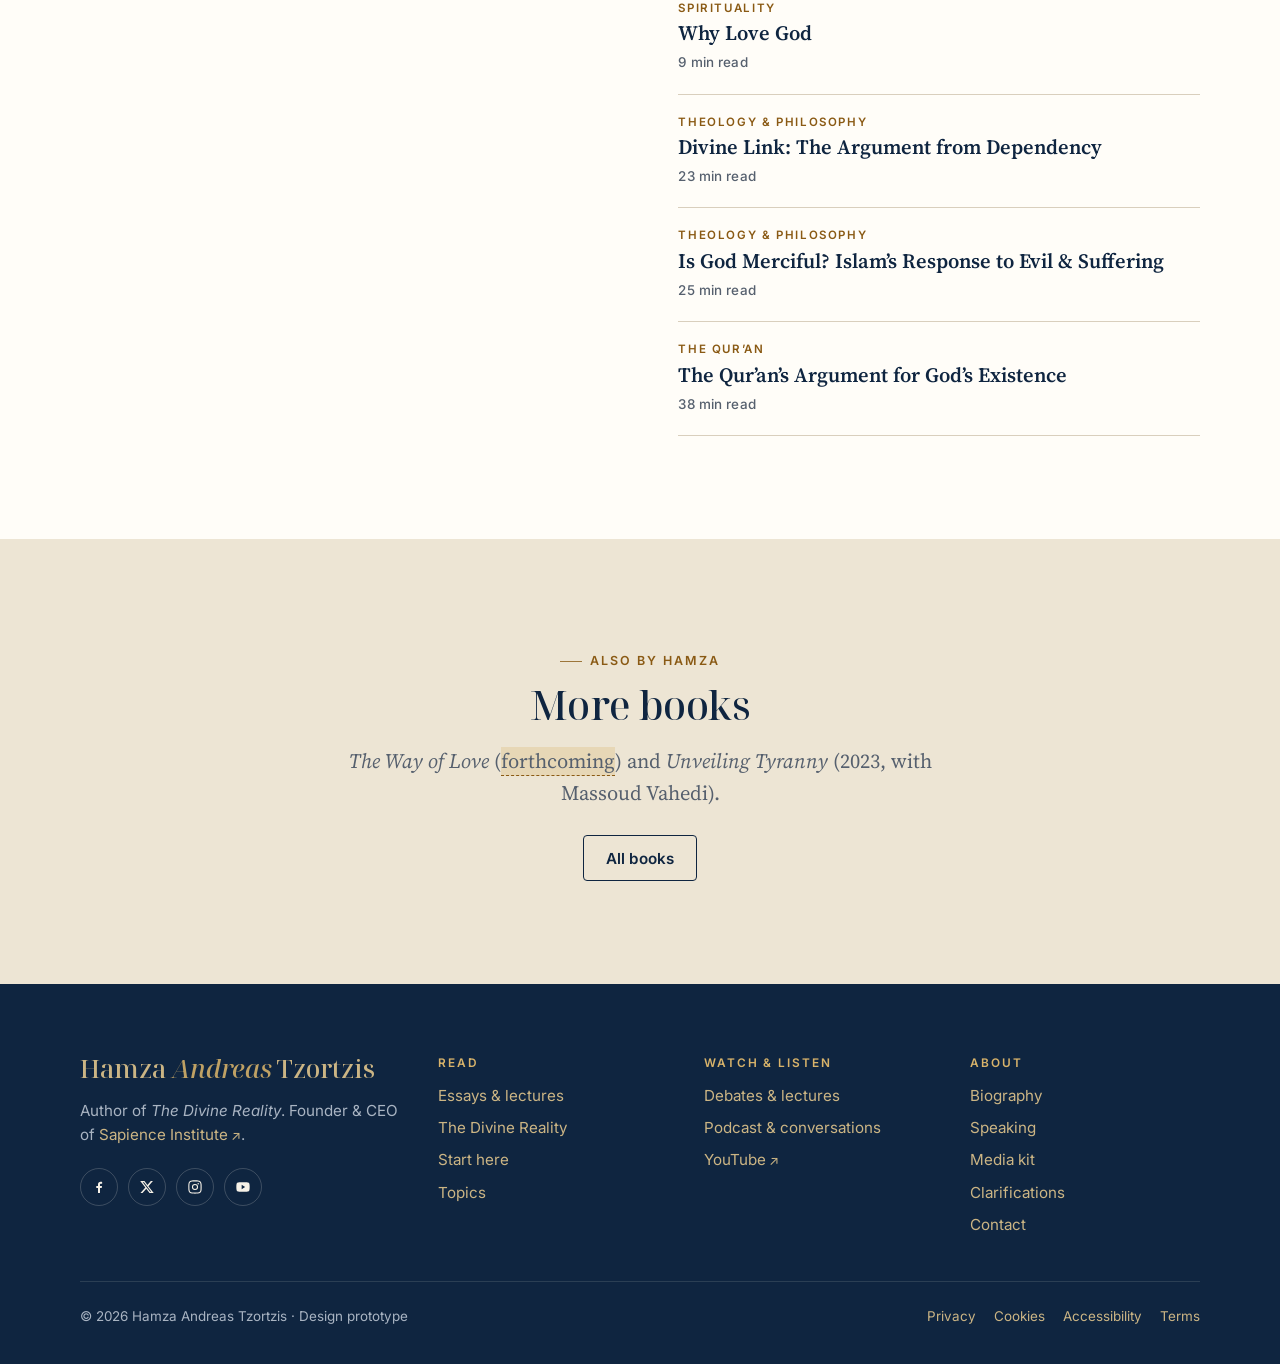
<file: books/the-divine-reality/index.html>
<!doctype html>
<html lang="en-GB" class="no-js" data-base="../../">
<head>
<meta charset="utf-8">
<meta name="viewport" content="width=device-width, initial-scale=1">
<title>The Divine Reality · Hamza Andreas Tzortzis</title>
<meta name="description" content="The Divine Reality: God, Islam &amp; the Mirage of Atheism. Editions, endorsements, translations and a free online edition.">
<meta name="robots" content="noindex, nofollow">
<meta name="theme-color" content="#0F2540">
<script>try{var t=localStorage.getItem('hat-theme');if(t)document.documentElement.setAttribute('data-theme',t)}catch(e){}</script>
<link rel="preconnect" href="https://fonts.googleapis.com">
<link rel="preconnect" href="https://fonts.gstatic.com" crossorigin>
<link rel="stylesheet" href="https://fonts.googleapis.com/css2?family=Amiri:wght@400;700&family=Inter:wght@400;500;600&family=Noto+Serif+Display:ital,wght@0,400;0,500;0,600;1,400;1,500&family=Source+Serif+4:ital,opsz,wght@0,8..60,400;0,8..60,600;1,8..60,400&display=swap">
<link rel="stylesheet" href="../../assets/site.css">
</head>
<body>
<a class="skip" href="#main">Skip to content</a>
<div class="proto-ribbon">Design prototype, round 1 · Real content from the archive; <span class="draft">highlighted text</span> is draft wording to confirm with Hamza · <a href="../../styleguide/index.html">Style guide</a> · <a href="../../directions/index.html">Compare directions</a></div>
<header class="site-header">
  <div class="wrap bar">
    <a class="wordmark" href="../../index.html">Hamza <i>Andreas</i> Tzortzis</a>
    <nav class="nav" aria-label="Main"><a href="../../books/the-divine-reality/index.html" aria-current="page">Books</a><a href="../../essays/index.html">Essays</a><a href="../../soon/index.html?p=watch">Watch</a><a href="../../soon/index.html?p=podcast">Podcast</a><a href="../../soon/index.html?p=speaking">Speaking</a><a href="../../about/index.html">About</a></nav>
    <div class="tools">
      <button class="icon-btn" type="button" data-search-open aria-label="Search (press /)"><svg viewBox="0 0 24 24" fill="none" stroke="currentColor" stroke-width="1.8" aria-hidden="true"><circle cx="11" cy="11" r="7"/><path d="m20 20-3.5-3.5"/></svg></button>
      <button class="icon-btn" type="button" data-theme-toggle aria-label="Switch colour theme"><svg viewBox="0 0 24 24" fill="none" stroke="currentColor" stroke-width="1.8" aria-hidden="true"><path d="M20 14.5A8.5 8.5 0 1 1 9.5 4a7 7 0 0 0 10.5 10.5Z"/></svg></button>
      <a class="btn btn-gold btn-sub" href="../../index.html#newsletter">Subscribe</a>
      <button class="icon-btn menu-btn" type="button" data-menu-open aria-label="Open menu"><svg viewBox="0 0 24 24" fill="none" stroke="currentColor" stroke-width="1.8" aria-hidden="true"><path d="M4 7h16M4 12h16M4 17h16"/></svg></button>
    </div>
  </div>
</header>
<div class="sheet" role="dialog" aria-modal="true" aria-label="Menu">
  <div class="top"><a class="wordmark" href="../../index.html">Hamza <i>Andreas</i> Tzortzis</a><button class="icon-btn" type="button" data-menu-close aria-label="Close menu"><svg viewBox="0 0 24 24" fill="none" stroke="currentColor" stroke-width="1.8" aria-hidden="true"><path d="M6 6l12 12M18 6 6 18"/></svg></button></div>
  <button class="btn btn-ghost search" type="button" data-search-open style="color:var(--parchment);border-color:rgba(246,241,231,.4)"><svg viewBox="0 0 24 24" fill="none" stroke="currentColor" stroke-width="1.8" aria-hidden="true"><circle cx="11" cy="11" r="7"/><path d="m20 20-3.5-3.5"/></svg> Search essays and pages</button>
  <nav aria-label="Main"><a href="../../books/the-divine-reality/index.html">Books</a><a href="../../essays/index.html">Essays</a><a href="../../soon/index.html?p=watch">Watch</a><a href="../../soon/index.html?p=podcast">Podcast</a><a href="../../soon/index.html?p=speaking">Speaking</a><a href="../../about/index.html">About</a><a href="../../soon/index.html?p=clarifications">Clarifications</a></nav>
  <div style="display:flex;gap:10px;margin-top:auto;padding-top:24px"><a class="btn btn-gold" style="flex:1;margin:0" href="../../index.html#newsletter" data-menu-close>Subscribe to letters</a><button class="btn btn-ghost" type="button" data-theme-toggle style="margin:0;color:var(--parchment);border-color:rgba(246,241,231,.4)"><svg viewBox="0 0 24 24" fill="none" stroke="currentColor" stroke-width="1.8" aria-hidden="true"><path d="M20 14.5A8.5 8.5 0 1 1 9.5 4a7 7 0 0 0 10.5 10.5Z"/></svg> Theme</button></div>
</div>
<div class="search-panel" role="dialog" aria-modal="true" aria-label="Search">
  <div class="box">
    <label class="sr-only" for="q">Search</label>
    <input id="q" class="search-input" type="search" placeholder="Search essays, lectures and pages…" autocomplete="off">
    <ul class="search-results"></ul>
    <p class="search-hint">Tip: “Quran”, “Qur’an” and “Qurʾān” all match. Press Esc to close.</p>
  </div>
</div>
<main id="main">
<section class="book-hero band-sand">
  <div class="wrap">
    <nav class="crumbs" aria-label="Breadcrumb"><a href="../../index.html">Home</a><span aria-hidden="true">/</span><span>Books</span><span aria-hidden="true">/</span><span>The Divine Reality</span></nav>
    <div class="grid">
      <div class="cover-obj"><span class="book"><img src="../../assets/img/divine-reality-cover.jpg" alt="Cover of The Divine Reality, newly revised edition" width="800" height="1190"></span></div>
      <div>
        <p class="eyebrow">The book · Newly revised edition</p>
        <h1>The Divine Reality</h1>
        <p class="sub">God, Islam &amp; the Mirage of Atheism</p>
        <div class="rating"><span class="stars" aria-hidden="true">★★★★★</span>4.45 on Goodreads from 992 ratings (Nov 2026)</div>
        <p class="lede" style="color:var(--text)">In <i>The Divine Reality</i>, Hamza Andreas Tzortzis provides a compelling case for the rational and spiritual foundations of Islam, while intelligently and compassionately deconstructing atheism.</p>
        <p>Join him on an existential, spiritual and rational journey that articulates powerful arguments for the existence of God, the Qur’an, the Prophethood of Muhammad <span class="saw" aria-label="peace be upon him">ﷺ</span>, and why we must know, love and worship God. He addresses academic and popular objections while showing how contemporary atheism is based on false assumptions about reality.</p>
        <div class="actions" style="margin-top:26px">
          <span class="buy"><button class="btn btn-navy" type="button" data-buy aria-expanded="false" aria-haspopup="true">Buy the book ▾</button><span class="buy-menu" role="menu"><a href="https://www.amazon.com/Divine-Reality-Mirage-Atheism-Revised/dp/1916238416/">United States<span class="ext"></span></a><a href="https://www.amazon.co.uk/Divine-Reality-Mirage-Atheism-Revised/dp/1916238416">United Kingdom<span class="ext"></span></a><a href="https://www.amazon.ca/Divine-Reality-Mirage-Atheism-Revised/dp/1916238416">Canada<span class="ext"></span></a><a href="https://www.amazon.com.au/Divine-Reality-Mirage-Atheism-Revised-ebook/dp/B07YL7JZMF/">Australia (Kindle)<span class="ext"></span></a><a href="https://www.amazon.in/Divine-Reality-Mirage-Atheism-Revised-ebook/dp/B07YL7JZMF/">India (Kindle)<span class="ext"></span></a><a href="https://www.amazon.de/Divine-Reality-Mirage-Atheism-Revised/dp/1916238416/">Germany<span class="ext"></span></a><a href="https://www.amazon.fr/Divine-Reality-Mirage-Atheism-Revised/dp/1916238416/">France<span class="ext"></span></a><a href="https://www.amazon.nl/Divine-Reality-Atheism-Revised-English-ebook/dp/B07YL7JZMF/">Netherlands (Kindle)<span class="ext"></span></a></span></span>
          <a class="btn btn-ghost ext" href="https://www.sapienceinstitute.org/the-divine-reality/">Read the free online edition</a>
          <a class="btn-text arrow" href="#translations">Translations </a>
        </div>
      </div>
    </div>
  </div>
</section>

<section class="section">
  <div class="wrap">
    <div class="sec-head reveal"><div><p class="eyebrow">Inside the book</p><h2 class="h2">What it covers</h2></div></div>
    <div class="themes"><div class="theme reveal"><span class="ch">Opening chapters</span><h3>The mirage of atheism</h3><p>Why contemporary atheism rests on false assumptions, and what follows for meaning and purpose.</p></div><div class="theme reveal"><span class="ch">The arguments</span><h3>Why God exists</h3><p>The Qur’anic argument, dependency, consciousness, design, morality and innate belief.</p></div><div class="theme reveal"><span class="ch">Chapter 11</span><h3>Evil and suffering</h3><p>Islam’s answer to the hardest objection: a merciful God and a world of pain.</p></div><div class="theme reveal"><span class="ch">Chapter 12</span><h3>Science and God</h3><p>What science can and cannot tell us, and why it does not lead to atheism.</p></div><div class="theme reveal"><span class="ch">Chapter 13</span><h3>The Qur’an</h3><p>Its literary challenge and the case for its divine authorship.</p></div><div class="theme reveal"><span class="ch">Chapter 14</span><h3>The Prophet <span class="saw">ﷺ</span></h3><p>Why Muhammad <span class="saw">ﷺ</span> is God’s final messenger.</p></div><div class="theme reveal"><span class="ch">Chapter 15</span><h3>Why worship God?</h3><p>Knowing, loving and worshipping the One who deserves it.</p></div><div class="theme reveal"><span class="ch">Afterword</span><h3>Don’t hate, debate</h3><p>Ground rules for respectful disagreement, rooted in Qur’anic guidance on gentle speech.</p></div></div>
    <p class="meta" style="margin-top:14px">Chapter numbers follow the 2020 online edition.</p>
  </div>
</section>

<section class="section band-paper">
  <div class="wrap">
    <div class="sec-head reveal"><div><p class="eyebrow">Praise</p><h2 class="h2">What scholars have said</h2></div></div>
    <div class="endorse"><figure class="reveal"><blockquote>Hamza Tzortzis’s work is a much needed and welcome addition to the field of modern Islamic thought. It engages with the rising tide of atheism from an Islamic paradigm, and responds, in an erudite yet easily comprehensible manner, to the primary arguments espoused by the leading figures of New Age Atheism. It is clear that Hamza has spent much time in reading the works of many intellectuals, past and present, and compiling these arguments and counter-arguments. I found the book highly useful, and have no doubt that it will be well received by contemporary Muslims.</blockquote><figcaption><span class="avatar" aria-hidden="true">YQ</span><span><b>Dr Yasir Qadhi</b><span>Dean of AlMaghrib Institute; professor at Rhodes College (titles as given in 2016)</span></span></figcaption></figure><figure class="reveal"><blockquote>The Divine Reality takes you through the world of Islamic theism in a systematic and coherent fashion. It is a pioneering effort which will hopefully guide the reader, and other writers, on how to answer the questions related to God’s existence and worship from the perspective of Islamic thought.</blockquote><figcaption><span class="avatar" aria-hidden="true">OS</span><span><b>Shaykh Omar Suleiman</b><span>President of Yaqeen Institute for Islamic Research; professor of Islamic Studies, Southern Methodist University (as given then)</span></span></figcaption></figure><figure class="reveal"><blockquote>The Divine Reality is a much needed resource for Muslims to tackle the contemporary issues on atheism, science, and belief in God from an Islamic perspective. Tzortzis provides a clear and philosophically coherent analysis of arguments that on the surface appear new but in fact have been asked since time immemorial. Intertwined with personal experience and reflections, The Divine Reality is not dry philosophical reading. Tzortzis brings a spiritual and an intellectual combination to his writing that makes for a captivating read.</blockquote><figcaption><span class="avatar" aria-hidden="true">MG</span><span><b>Dr Mohamed Ghilan</b><span>PhD in Neuroscience; founder of Andalus Online (as given then)</span></span></figcaption></figure><figure class="reveal"><blockquote>The Divine Reality is a valuable contribution to the ongoing exchange between Muslims and atheists. Those interested in the field will benefit from the accessible way Hamza Tzortzis infuses both God and godliness into the conversation, all the while courageously willing to tackle the philosophical issues head on and in an interesting way. A key resource to have access to.</blockquote><figcaption><span class="avatar" aria-hidden="true">MN</span><span><b>Shaykh Muhammad Nizami</b><span>Islamic scholar; co-director of Averroes (as given then)</span></span></figcaption></figure></div>
    <p class="meta" style="margin-top:16px"><span class="draft" title="Re-clearance needed">Endorsements as printed on the original book page (2016–2019). Each one to be re-confirmed with its author, and titles updated, before launch.</span></p>
  </div>
</section>

<section class="section">
  <div class="wrap split">
    <div>
      <p class="eyebrow">Editions</p><h2 class="h2" style="margin-bottom:24px">Editions and formats</h2>
      <table class="table">
        <thead><tr><th>Edition</th><th>Published</th><th>Details</th></tr></thead>
        <tbody>
          <tr><td><b>First edition</b></td><td>Dec 2016</td><td>FB Publishing · ISBN 978-0-9965453-8-9</td></tr>
          <tr><td><b>Revised first edition</b></td><td>Sept 2018</td><td>New responses to contentions, substantial changes to many chapters, new references</td></tr>
          <tr><td><b>Newly revised edition</b></td><td>Sept 2019</td><td>Lion Rock Publishing · ISBN 978-1-916238-41-1 · paperback and Kindle</td></tr>
          <tr><td><b>Online edition</b></td><td>Oct 2020</td><td>Free PDF from <a class="ext" href="https://www.sapienceinstitute.org/the-divine-reality/">Sapience Institute</a></td></tr>
        </tbody>
      </table>
      <p class="meta" style="margin-top:12px"><span class="draft" title="Draft wording: to confirm with Hamza">Publisher of the 2018 printing and final page counts to confirm.</span></p>
    </div>
    <div id="translations">
      <p class="eyebrow">Translations</p><h2 class="h2" style="margin-bottom:18px">Read it in your language</h2>
      <p>The book has been translated into several languages, including <b>Arabic</b>, <b>Bengali</b> and <b>Urdu</b>.</p>
      <p class="meta"><span class="draft" title="Draft wording: to confirm with Hamza">A full list of translated editions, with publishers and links, is being compiled with Hamza.</span></p>
      <div class="callout" style="margin-top:26px"><div><b style="font-family:var(--f-ui)">Translating or publishing the book?</b><p class="meta" style="margin:6px 0 0">Rights and permissions enquiries</p></div><a class="btn btn-ghost" href="../../soon/index.html?p=contact">Get in touch</a></div>
    </div>
  </div>
</section>

<section class="section band-paper">
  <div class="wrap split">
    <div>
      <p class="eyebrow">Updates &amp; errata</p><h2 class="h2" style="margin-bottom:22px">Keeping the text right</h2>
      <ul class="log">
        <li><time datetime="2019-09-30">30 Sept 2019</time><span><b>Newly revised edition published.</b> Answers to new contentions, sentence and paragraph amendments that explain the concepts better, and additional content in some chapters.</span></li>
        <li><time datetime="2018-09-03">3 Sept 2018</time><span><b>Revised edition published.</b> New responses to contentions, substantial changes to many chapters, new references and improved wording.</span></li>
        <li><time>2016–2018</time><span><b>Print errata.</b> Short lists of corrections for the first and second print runs of the 2016 first edition, and for the first print run of the 2018 revised edition (<a href="https://jamilasad.github.io/hamzatzortzis-old-site/thedivinereality-2/print-errata/">2016 errata</a>, <a href="https://jamilasad.github.io/hamzatzortzis-old-site/thedivinereality-2/print-errata-1st-print-of-the-revised-edition/">2018 errata</a>).</span></li>
      </ul>
    </div>
    <div>
      <p class="eyebrow">Readers’ questions</p><h2 class="h2" style="margin-bottom:22px">Questions about the book</h2>
      <details class="qa" open><summary>In the chapter on consciousness you briefly mention Brian Loar’s phenomenal concept strategy. Why do you think his view fails?</summary><p>An examination of Loar’s phenomenal concept strategy is in the essay on Frank Jackson’s knowledge argument, which explains why Loar’s strategy is not decisive. <a href="https://jamilasad.github.io/hamzatzortzis-old-site/frank-jacksons-mary-argument-a-summary/">Read the essay</a>.</p></details>
      <details class="qa"><summary>Is the book written for Muslims or for atheists?</summary><p><span class="draft" title="Draft answer, to confirm">Both. It is written so that a sceptical reader can follow every argument, while giving Muslims a structured account of the rational and spiritual foundations of their faith.</span></p></details>
      <details class="qa"><summary>How does the 2019 edition differ from the 2016 first edition?</summary><p>It adds responses to newer objections, reworks many chapters and corrects the print errata listed opposite.</p></details>
      <h3 class="h3" style="margin:34px 0 6px">Essays adapted from the book</h3>
      <p class="meta" style="margin-bottom:10px">17 essays on this site are taken or adapted from <i>The Divine Reality</i>. A few to start with:</p>
      <div class="card-list"><a class="row-card" href="../../essays/why-love-god/index.html"><span class="kicker">Spirituality</span><h3>Why Love God</h3><span class="meta">9 min read</span></a><a class="row-card" href="https://jamilasad.github.io/hamzatzortzis-old-site/divine-link-the-argument-from-dependency/"><span class="kicker">Theology & Philosophy</span><h3>Divine Link: The Argument from Dependency</h3><span class="meta">23 min read</span></a><a class="row-card" href="https://jamilasad.github.io/hamzatzortzis-old-site/is-god-merciful-islams-response-to-evil-suffering/"><span class="kicker">Theology & Philosophy</span><h3>Is God Merciful? Islam’s Response to Evil & Suffering</h3><span class="meta">25 min read</span></a><a class="row-card" href="https://jamilasad.github.io/hamzatzortzis-old-site/the-qurans-argument-for-gods-existence/"><span class="kicker">The Qur’an</span><h3>The Qur’an’s Argument for God’s Existence</h3><span class="meta">38 min read</span></a></div>
    </div>
  </div>
</section>

<section class="section band-sand">
  <div class="wrap" style="text-align:center">
    <p class="eyebrow" style="justify-content:center">Also by Hamza</p>
    <h2 class="h2" style="margin:0 auto 18px;max-width:none">More books</h2>
    <p class="lede" style="max-width:60ch;margin:0 auto 26px"><i>The Way of Love</i> (<span class="draft" title="Title, date and publisher to confirm">forthcoming</span>) and <i>Unveiling Tyranny</i> (2023, with Massoud Vahedi).</p>
    <a class="btn btn-ghost" href="../../soon/index.html?p=books">All books</a>
  </div>
</section>
</main>
<footer class="site-footer on-dark">
  <div class="wrap">
    <div class="foot-grid">
      <div>
        <a class="wordmark" href="../../index.html">Hamza <i>Andreas</i> Tzortzis</a>
        <p style="margin:14px 0 0;max-width:34ch">Author of <i>The Divine Reality</i>. Founder &amp; CEO of <a href="https://www.sapienceinstitute.org/" class="ext">Sapience Institute</a>.</p>
        <div class="socials"><a href="https://www.facebook.com/HamzaAndreasTzortzis/" aria-label="Facebook"><svg viewBox="0 0 24 24" aria-hidden="true"><path d="M13.5 21v-7.5h2.6l.4-3h-3V8.6c0-.9.3-1.5 1.6-1.5h1.6V4.4c-.3 0-1.2-.1-2.3-.1-2.3 0-3.9 1.4-3.9 4v2.2H7.9v3h2.6V21z"/></svg></a><a href="https://x.com/HATzortzis" aria-label="X"><svg viewBox="0 0 24 24" aria-hidden="true"><path d="M17.8 3h3.1l-6.8 7.8 8 10.2h-6.3l-4.9-6.4L5.3 21H2.2l7.3-8.3L1.8 3h6.4l4.4 5.9zm-1.1 16.2h1.7L7.4 4.7H5.6z"/></svg></a><a href="https://instagram.com/hatzortzis" aria-label="Instagram"><svg viewBox="0 0 24 24" aria-hidden="true"><path d="M12 7.4a4.6 4.6 0 1 0 0 9.2 4.6 4.6 0 0 0 0-9.2zm0 7.6a3 3 0 1 1 0-6 3 3 0 0 1 0 6zm4.8-8.9a1.1 1.1 0 1 0 0 2.2 1.1 1.1 0 0 0 0-2.2zM12 3.6c2.7 0 3 0 4.1.1 2.7.1 4 1.4 4.1 4.1.1 1.1.1 1.4.1 4.2s0 3-.1 4.1c-.1 2.7-1.4 4-4.1 4.1-1.1.1-1.4.1-4.1.1s-3 0-4.1-.1c-2.7-.1-4-1.4-4.1-4.1C3.6 15 3.6 14.7 3.6 12s0-3 .1-4.1C3.8 5.1 5.1 3.8 7.8 3.7 9 3.6 9.3 3.6 12 3.6zM12 2c-2.7 0-3.1 0-4.2.1C4.2 2.2 2.2 4.2 2.1 7.8 2 8.9 2 9.3 2 12s0 3.1.1 4.2c.2 3.6 2.1 5.6 5.7 5.7 1.1.1 1.5.1 4.2.1s3.1 0 4.2-.1c3.6-.2 5.6-2.1 5.7-5.7.1-1.1.1-1.5.1-4.2s0-3.1-.1-4.2c-.2-3.6-2.1-5.6-5.7-5.7C15.1 2 14.7 2 12 2z"/></svg></a><a href="https://www.youtube.com/@HamzaTzortzisOfficial" aria-label="YouTube"><svg viewBox="0 0 24 24" aria-hidden="true"><path d="M21.6 7.2a2.5 2.5 0 0 0-1.8-1.8C18.2 5 12 5 12 5s-6.2 0-7.8.4A2.5 2.5 0 0 0 2.4 7.2 26 26 0 0 0 2 12a26 26 0 0 0 .4 4.8 2.5 2.5 0 0 0 1.8 1.8c1.6.4 7.8.4 7.8.4s6.2 0 7.8-.4a2.5 2.5 0 0 0 1.8-1.8A26 26 0 0 0 22 12a26 26 0 0 0-.4-4.8zM10 15.2V8.8l5.2 3.2z"/></svg></a></div>
      </div>
      <div><h4>Read</h4><ul><li><a href="../../essays/index.html">Essays &amp; lectures</a></li><li><a href="../../books/the-divine-reality/index.html">The Divine Reality</a></li><li><a href="../../index.html#start">Start here</a></li><li><a href="../../index.html#topics">Topics</a></li></ul></div>
      <div><h4>Watch &amp; listen</h4><ul><li><a href="../../soon/index.html?p=watch">Debates &amp; lectures</a></li><li><a href="../../soon/index.html?p=podcast">Podcast &amp; conversations</a></li><li><a href="https://www.youtube.com/@HamzaTzortzisOfficial" class="ext">YouTube</a></li></ul></div>
      <div><h4>About</h4><ul><li><a href="../../about/index.html">Biography</a></li><li><a href="../../soon/index.html?p=speaking">Speaking</a></li><li><a href="../../about/index.html#media">Media kit</a></li><li><a href="../../soon/index.html?p=clarifications">Clarifications</a></li><li><a href="../../soon/index.html?p=contact">Contact</a></li></ul></div>
    </div>
    <div class="foot-base">
      <span>© 2026 Hamza Andreas Tzortzis · Design prototype</span>
      <nav aria-label="Legal"><a href="../../soon/index.html?p=legal">Privacy</a><a href="../../soon/index.html?p=legal">Cookies</a><a href="../../soon/index.html?p=legal">Accessibility</a><a href="../../soon/index.html?p=legal">Terms</a></nav>
    </div>
  </div>
</footer>
<script src="../../assets/search-index.js"></script>
<script src="../../assets/site.js"></script>
</body>
</html>
</file>
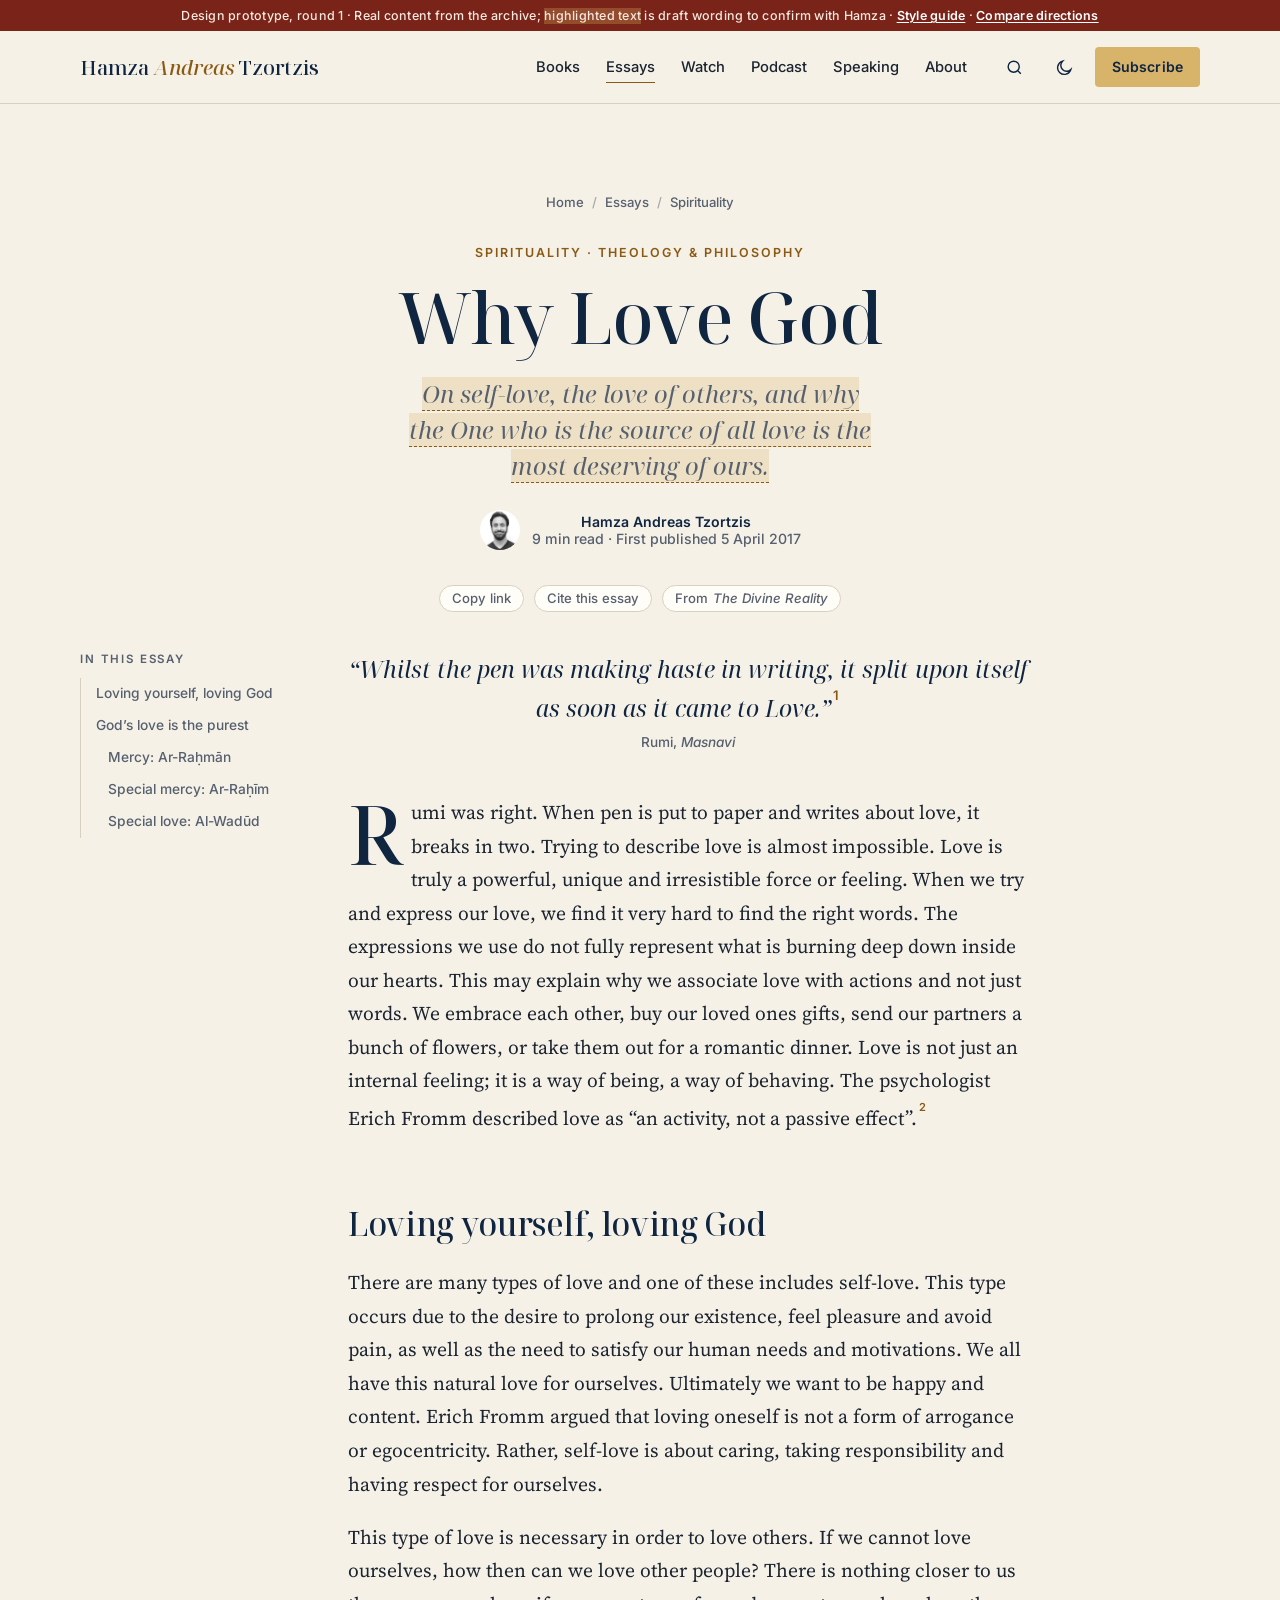
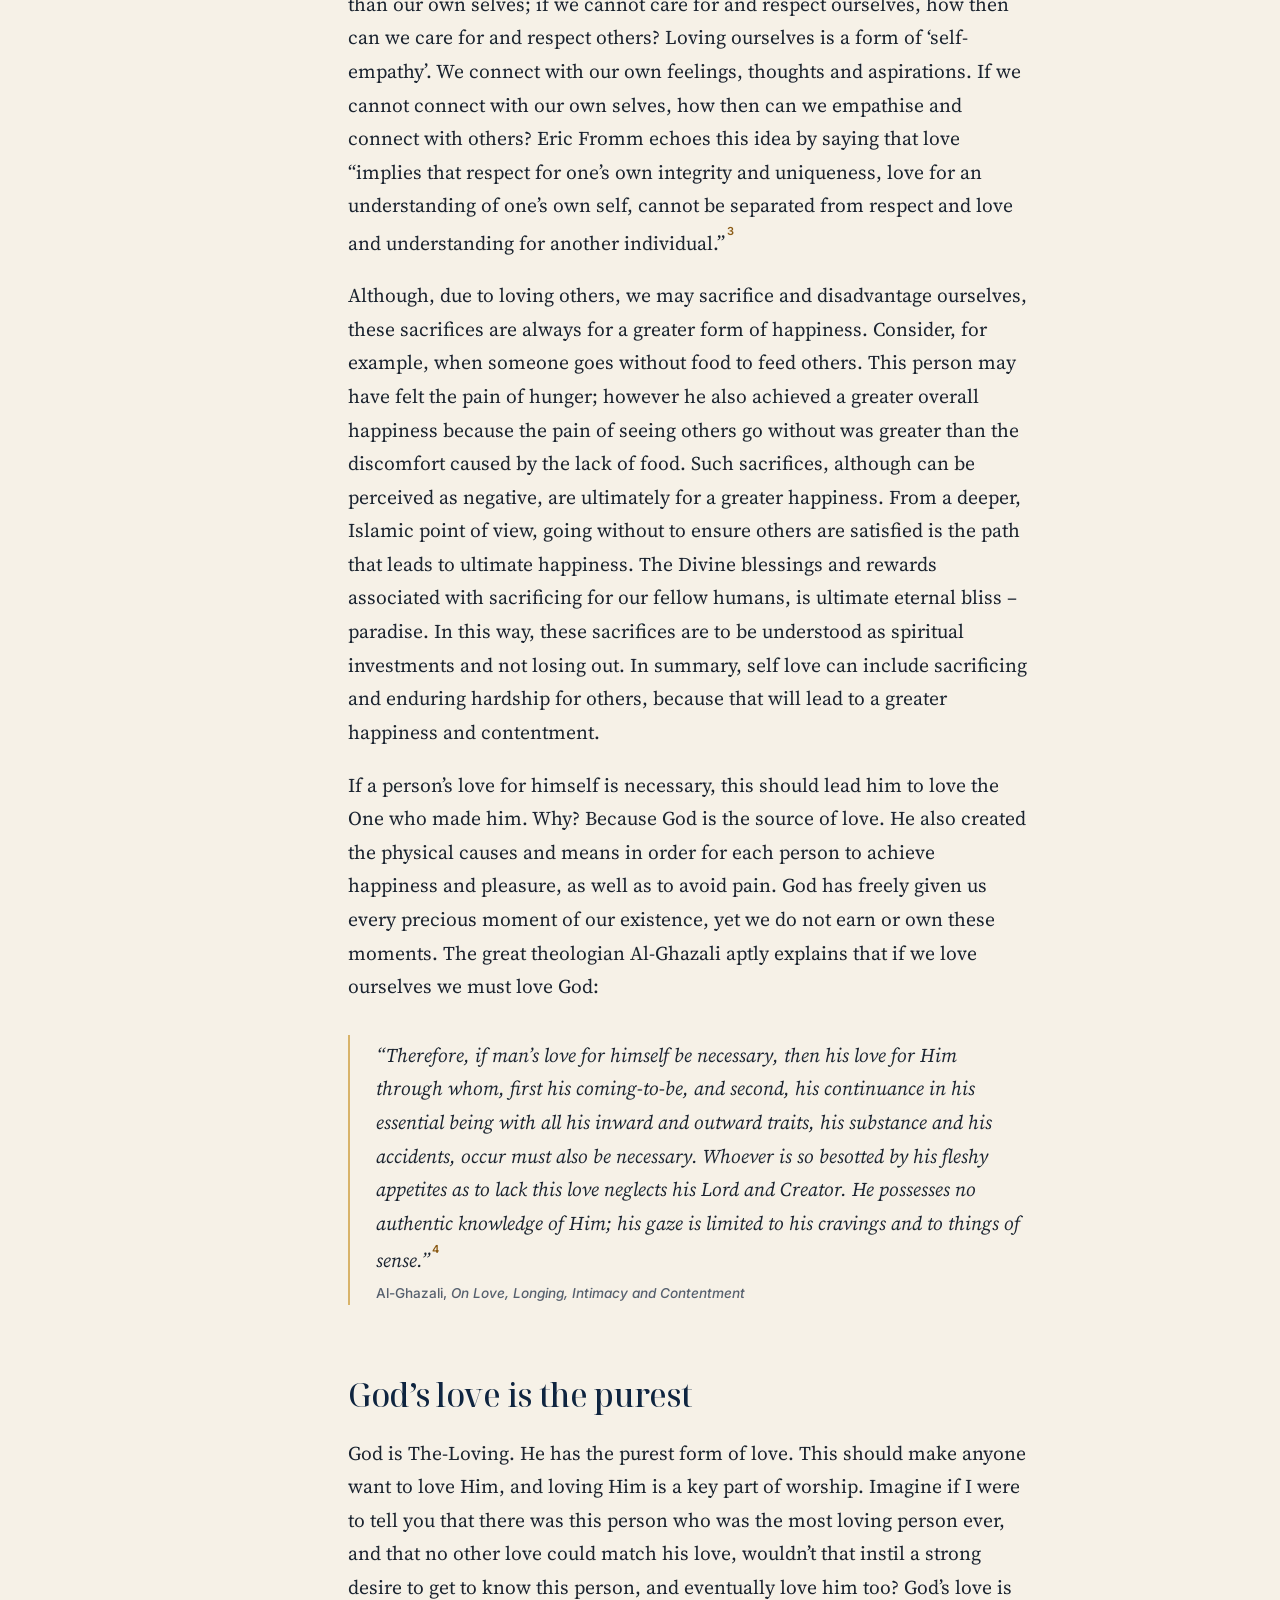
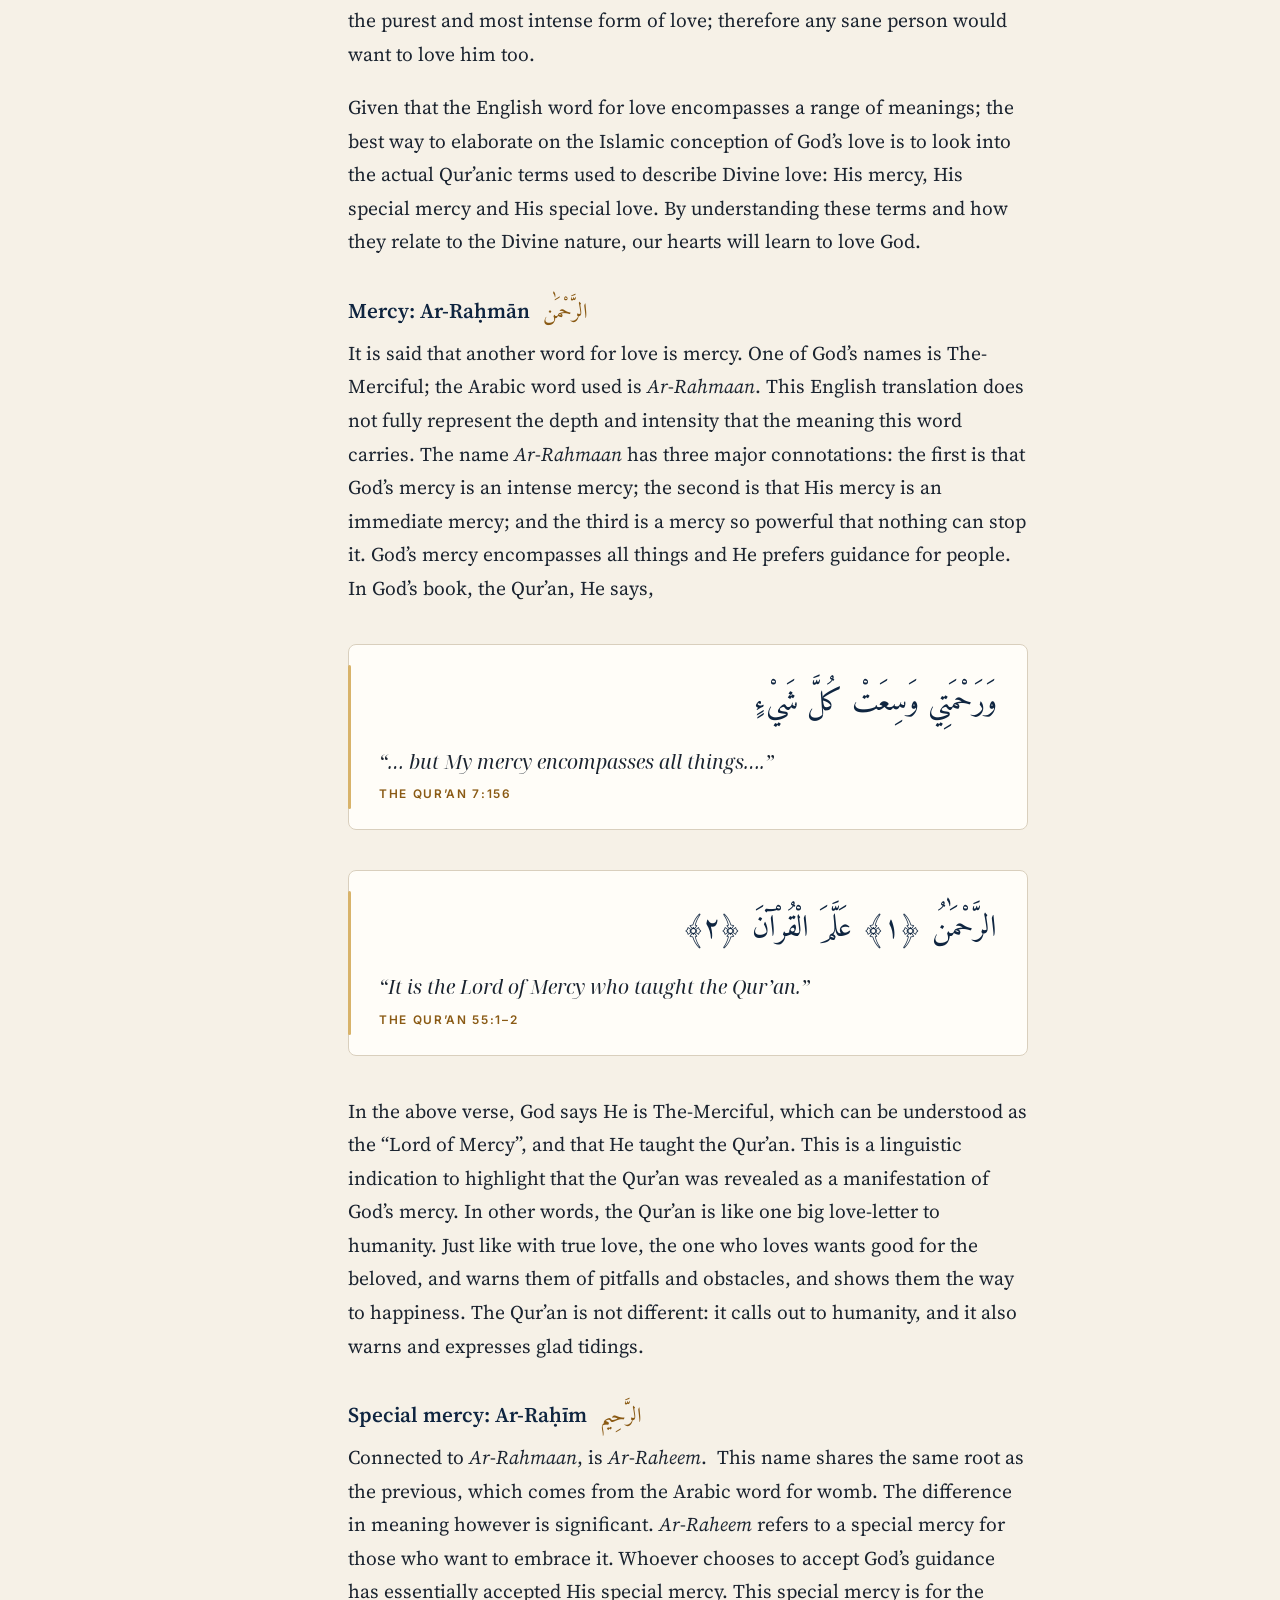
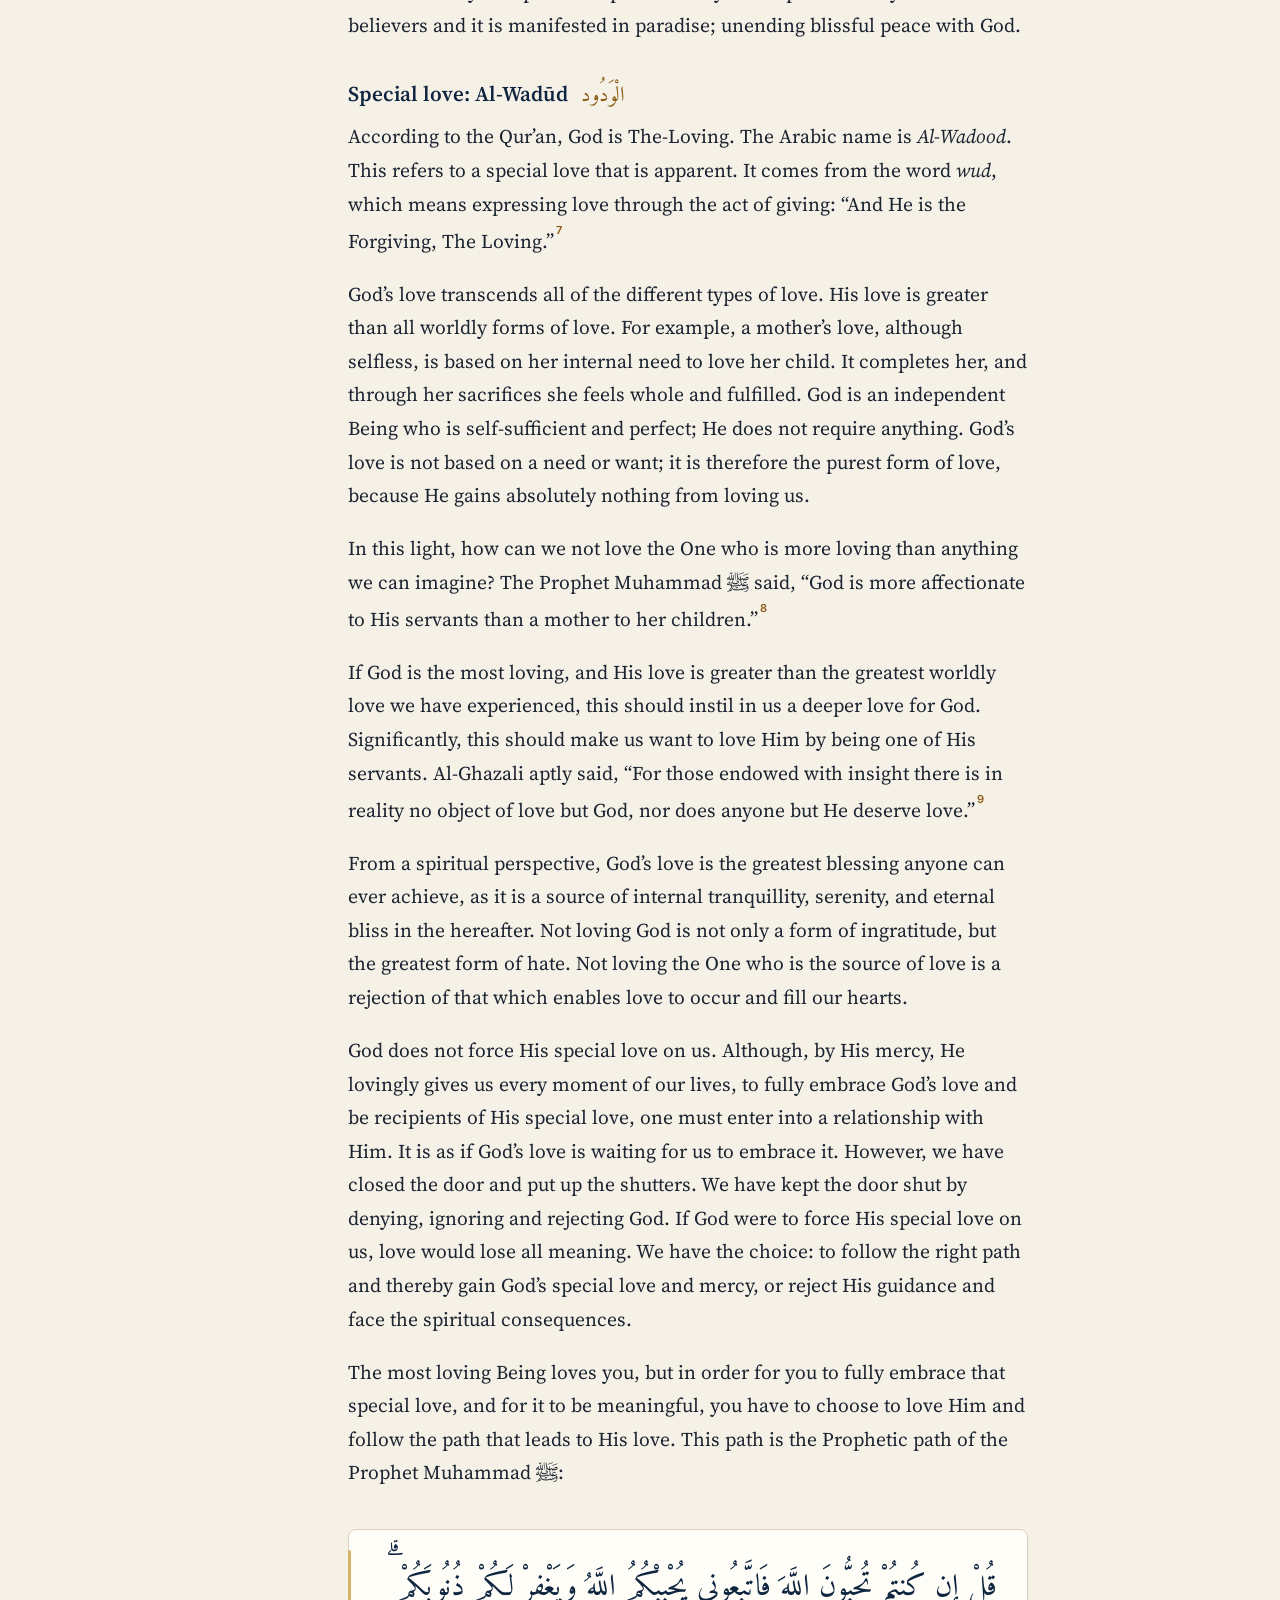
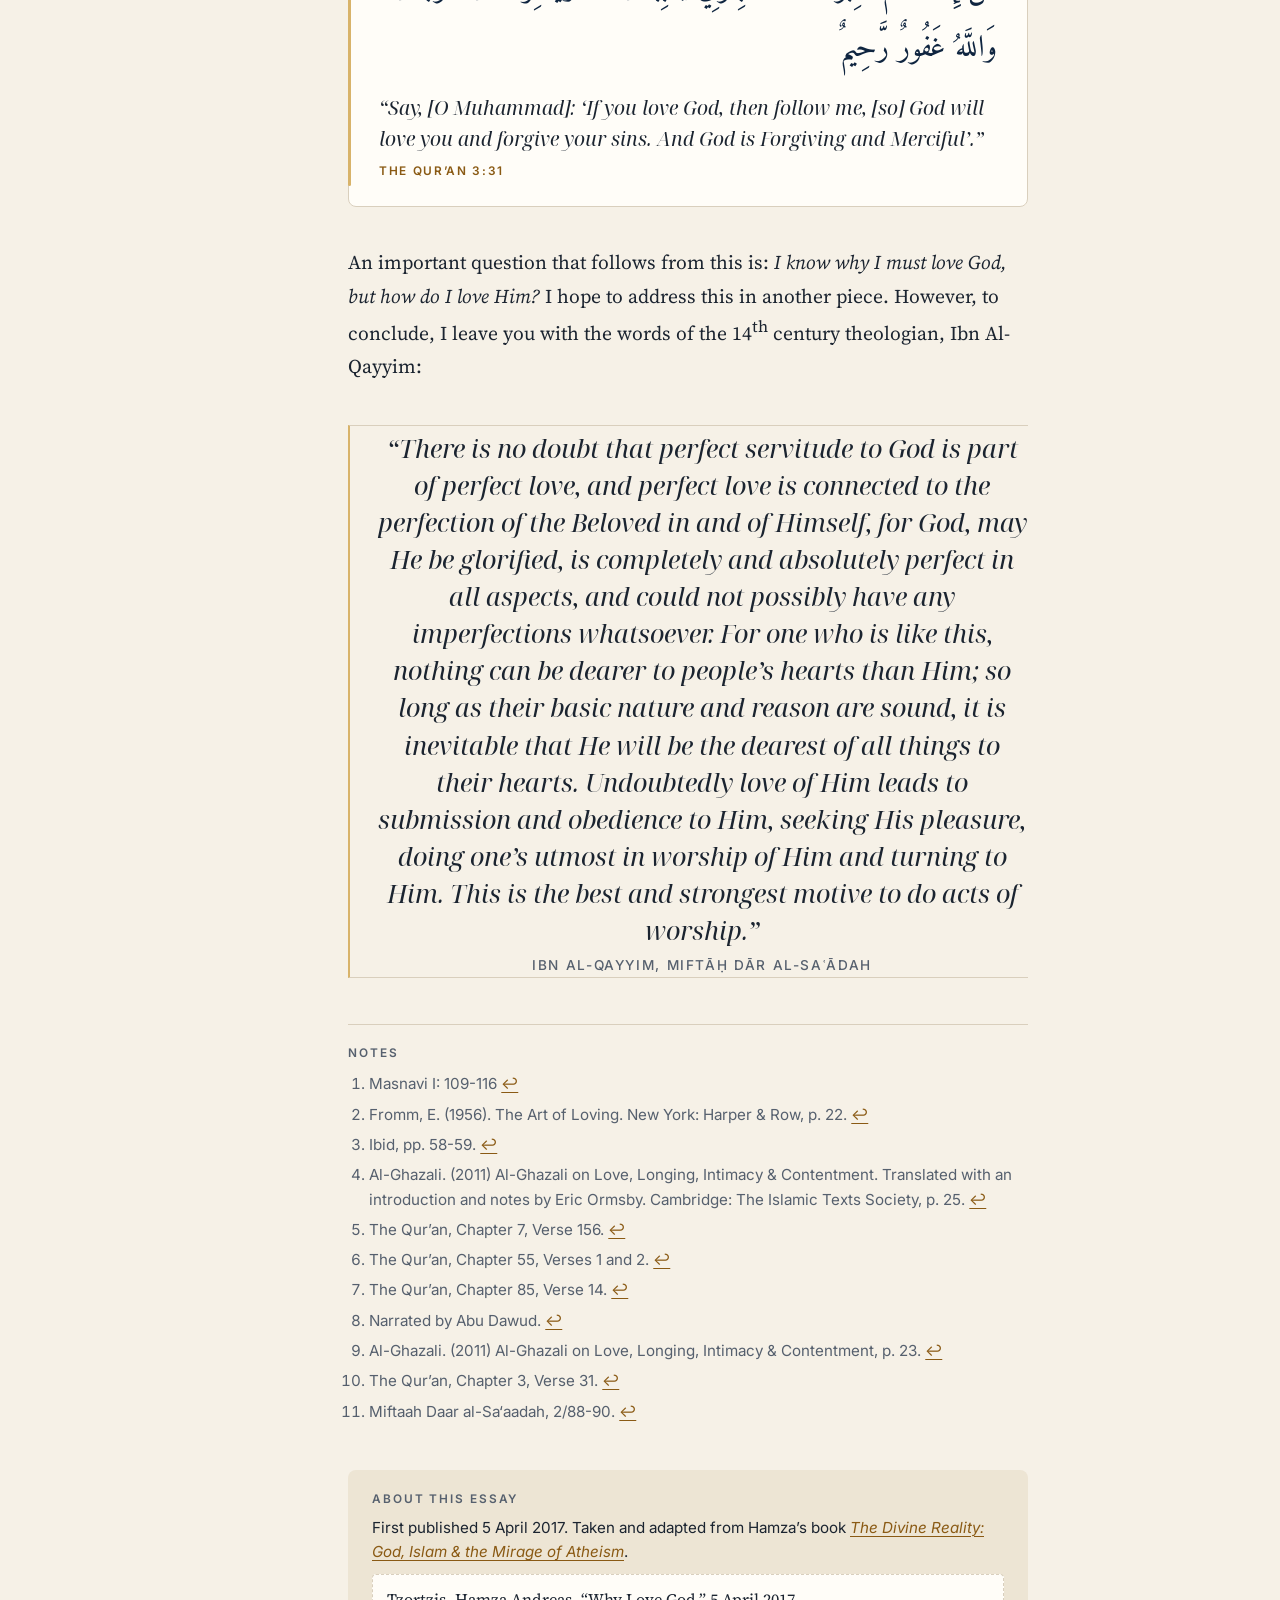
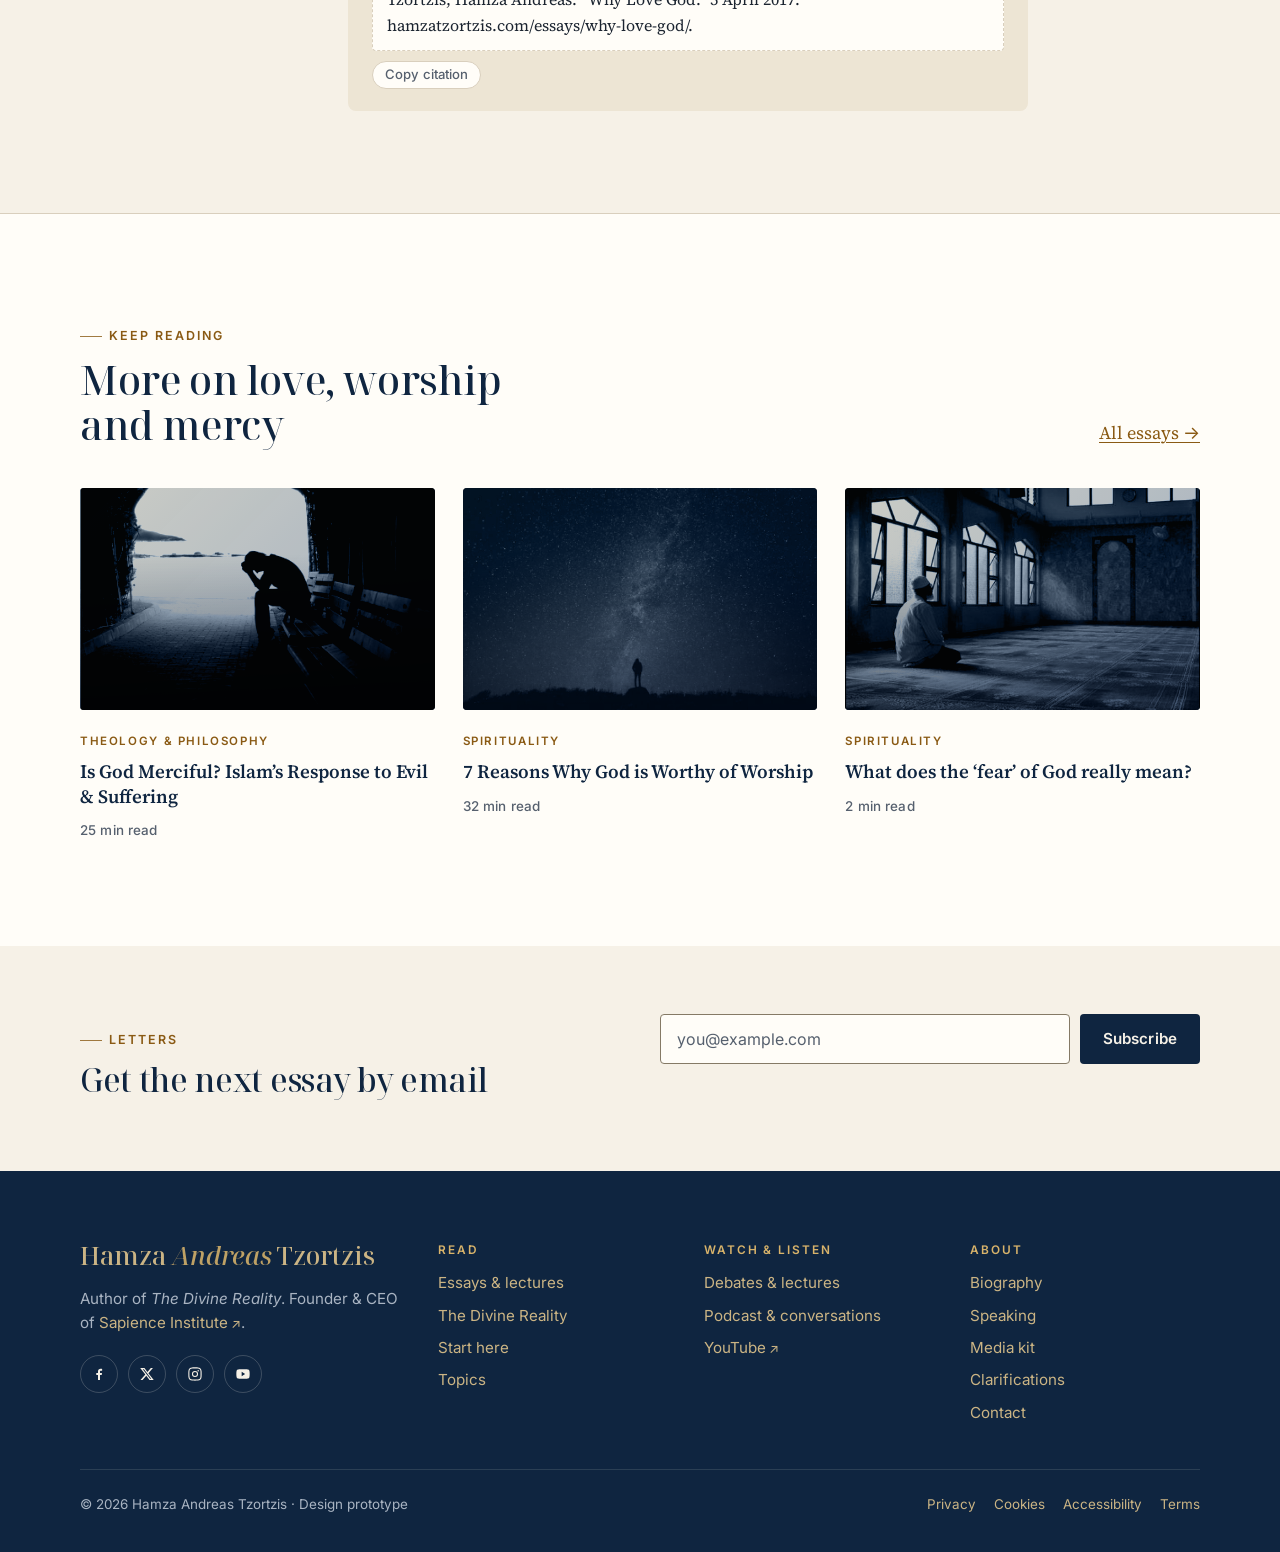
<file: essays/why-love-god/index.html>
<!doctype html>
<html lang="en-GB" class="no-js" data-base="../../">
<head>
<meta charset="utf-8">
<meta name="viewport" content="width=device-width, initial-scale=1">
<title>Why Love God · Hamza Andreas Tzortzis</title>
<meta name="description" content="Rumi was right. When pen is put to paper and writes about love, it breaks in two. Trying to describe love is almost impossible. Love is truly a powerful, unique and irresistible force…">
<meta name="robots" content="noindex, nofollow">
<meta name="theme-color" content="#0F2540">
<script>try{var t=localStorage.getItem('hat-theme');if(t)document.documentElement.setAttribute('data-theme',t)}catch(e){}</script>
<link rel="preconnect" href="https://fonts.googleapis.com">
<link rel="preconnect" href="https://fonts.gstatic.com" crossorigin>
<link rel="stylesheet" href="https://fonts.googleapis.com/css2?family=Amiri:wght@400;700&family=Inter:wght@400;500;600&family=Noto+Serif+Display:ital,wght@0,400;0,500;0,600;1,400;1,500&family=Source+Serif+4:ital,opsz,wght@0,8..60,400;0,8..60,600;1,8..60,400&display=swap">
<link rel="stylesheet" href="../../assets/site.css">
</head>
<body>
<a class="skip" href="#main">Skip to content</a>
<div class="proto-ribbon">Design prototype, round 1 · Real content from the archive; <span class="draft">highlighted text</span> is draft wording to confirm with Hamza · <a href="../../styleguide/index.html">Style guide</a> · <a href="../../directions/index.html">Compare directions</a></div>
<div class="progress" aria-hidden="true"></div>
<header class="site-header">
  <div class="wrap bar">
    <a class="wordmark" href="../../index.html">Hamza <i>Andreas</i> Tzortzis</a>
    <nav class="nav" aria-label="Main"><a href="../../books/the-divine-reality/index.html">Books</a><a href="../../essays/index.html" aria-current="page">Essays</a><a href="../../soon/index.html?p=watch">Watch</a><a href="../../soon/index.html?p=podcast">Podcast</a><a href="../../soon/index.html?p=speaking">Speaking</a><a href="../../about/index.html">About</a></nav>
    <div class="tools">
      <button class="icon-btn" type="button" data-search-open aria-label="Search (press /)"><svg viewBox="0 0 24 24" fill="none" stroke="currentColor" stroke-width="1.8" aria-hidden="true"><circle cx="11" cy="11" r="7"/><path d="m20 20-3.5-3.5"/></svg></button>
      <button class="icon-btn" type="button" data-theme-toggle aria-label="Switch colour theme"><svg viewBox="0 0 24 24" fill="none" stroke="currentColor" stroke-width="1.8" aria-hidden="true"><path d="M20 14.5A8.5 8.5 0 1 1 9.5 4a7 7 0 0 0 10.5 10.5Z"/></svg></button>
      <a class="btn btn-gold btn-sub" href="../../index.html#newsletter">Subscribe</a>
      <button class="icon-btn menu-btn" type="button" data-menu-open aria-label="Open menu"><svg viewBox="0 0 24 24" fill="none" stroke="currentColor" stroke-width="1.8" aria-hidden="true"><path d="M4 7h16M4 12h16M4 17h16"/></svg></button>
    </div>
  </div>
</header>
<div class="sheet" role="dialog" aria-modal="true" aria-label="Menu">
  <div class="top"><a class="wordmark" href="../../index.html">Hamza <i>Andreas</i> Tzortzis</a><button class="icon-btn" type="button" data-menu-close aria-label="Close menu"><svg viewBox="0 0 24 24" fill="none" stroke="currentColor" stroke-width="1.8" aria-hidden="true"><path d="M6 6l12 12M18 6 6 18"/></svg></button></div>
  <button class="btn btn-ghost search" type="button" data-search-open style="color:var(--parchment);border-color:rgba(246,241,231,.4)"><svg viewBox="0 0 24 24" fill="none" stroke="currentColor" stroke-width="1.8" aria-hidden="true"><circle cx="11" cy="11" r="7"/><path d="m20 20-3.5-3.5"/></svg> Search essays and pages</button>
  <nav aria-label="Main"><a href="../../books/the-divine-reality/index.html">Books</a><a href="../../essays/index.html">Essays</a><a href="../../soon/index.html?p=watch">Watch</a><a href="../../soon/index.html?p=podcast">Podcast</a><a href="../../soon/index.html?p=speaking">Speaking</a><a href="../../about/index.html">About</a><a href="../../soon/index.html?p=clarifications">Clarifications</a></nav>
  <div style="display:flex;gap:10px;margin-top:auto;padding-top:24px"><a class="btn btn-gold" style="flex:1;margin:0" href="../../index.html#newsletter" data-menu-close>Subscribe to letters</a><button class="btn btn-ghost" type="button" data-theme-toggle style="margin:0;color:var(--parchment);border-color:rgba(246,241,231,.4)"><svg viewBox="0 0 24 24" fill="none" stroke="currentColor" stroke-width="1.8" aria-hidden="true"><path d="M20 14.5A8.5 8.5 0 1 1 9.5 4a7 7 0 0 0 10.5 10.5Z"/></svg> Theme</button></div>
</div>
<div class="search-panel" role="dialog" aria-modal="true" aria-label="Search">
  <div class="box">
    <label class="sr-only" for="q">Search</label>
    <input id="q" class="search-input" type="search" placeholder="Search essays, lectures and pages…" autocomplete="off">
    <ul class="search-results"></ul>
    <p class="search-hint">Tip: “Quran”, “Qur’an” and “Qurʾān” all match. Press Esc to close.</p>
  </div>
</div>
<main id="main">
<article>
  <header class="wrap article-head">
    <nav class="crumbs" aria-label="Breadcrumb"><a href="../../index.html">Home</a><span aria-hidden="true">/</span><a href="../../essays/index.html">Essays</a><span aria-hidden="true">/</span><a href="../../essays/index.html?topic=Spirituality">Spirituality</a></nav>
    <p class="eyebrow plain">Spirituality · Theology &amp; Philosophy</p>
    <h1>Why Love God</h1>
    <p class="deck"><span class="draft" title="Draft standfirst written for the prototype">On self-love, the love of others, and why the One who is the source of all love is the most deserving of ours.</span></p>
    <div class="byline"><img src="../../assets/img/hamza-portrait.jpg" alt=""><span><b>Hamza Andreas Tzortzis</b><br>9 min read · First published 5 April 2017</span></div>
    <div class="share"><button class="chip" type="button" data-copy="url">Copy link</button><a class="chip" href="#cite">Cite this essay</a><a class="chip" href="../../books/the-divine-reality/index.html">From <i>The Divine Reality</i></a></div>
  </header>
  <div class="wrap article-layout">
    <aside class="toc" aria-label="Contents"><h2>In this essay</h2><ol><li><a href="#loving-yourself-loving-god">Loving yourself, loving God</a></li><li><a href="#god-s-love-is-the-purest">God’s love is the purest</a></li><li><a href="#mercy" style="padding-left:26px">Mercy: Ar-Raḥmān</a></li><li><a href="#special-mercy" style="padding-left:26px">Special mercy: Ar-Raḥīm</a></li><li><a href="#special-love" style="padding-left:26px">Special love: Al-Wadūd</a></li></ol></aside>
    <div class="prose">
      <blockquote class="epigraph" style="border:0;padding:0;text-align:center;font:italic 400 1.45rem/1.5 var(--f-display);color:var(--heading);margin:0 0 2em">“Whilst the pen was making haste in writing, it split upon itself as soon as it came to Love.”<sup><a class="fn" href="#n1" id="r1" aria-label="Note 1">1</a></sup><cite>Rumi, <i>Masnavi</i></cite></blockquote><p>Rumi was right. When pen is put to paper and writes about love, it breaks in two. Trying to describe love is almost impossible. Love is truly a powerful, unique and irresistible force or feeling. When we try and express our love, we find it very hard to find the right words. The expressions we use do not fully represent what is burning deep down inside our hearts. This may explain why we associate love with actions and not just words. We embrace each other, buy our loved ones gifts, send our partners a bunch of flowers, or take them out for a romantic dinner. Love is not just an internal feeling; it is a way of being, a way of behaving. The psychologist Erich Fromm described love as “an activity, not a passive effect”.<sup><a class="fn" href="#n2" id="r2" aria-label="Note 2">2</a></sup></p><h2 id="loving-yourself-loving-god">Loving yourself, loving God</h2><p>There are many types of love and one of these includes self-love. This type occurs due to the desire to prolong our existence, feel pleasure and avoid pain, as well as the need to satisfy our human needs and motivations. We all have this natural love for ourselves. Ultimately we want to be happy and content. Erich Fromm argued that loving oneself is not a form of arrogance or egocentricity. Rather, self-love is about caring, taking responsibility and having respect for ourselves.</p><p>This type of love is necessary in order to love others. If we cannot love ourselves, how then can we love other people? There is nothing closer to us than our own selves; if we cannot care for and respect ourselves, how then can we care for and respect others? Loving ourselves is a form of ‘self-empathy’. We connect with our own feelings, thoughts and aspirations. If we cannot connect with our own selves, how then can we empathise and connect with others? Eric Fromm echoes this idea by saying that love “implies that respect for one’s own integrity and uniqueness, love for an understanding of one’s own self, cannot be separated from respect and love and understanding for another individual.”<sup><a class="fn" href="#n3" id="r3" aria-label="Note 3">3</a></sup></p><p>Although, due to loving others, we may sacrifice and disadvantage ourselves, these sacrifices are always for a greater form of happiness. Consider, for example, when someone goes without food to feed others. This person may have felt the pain of hunger; however he also achieved a greater overall happiness because the pain of seeing others go without was greater than the discomfort caused by the lack of food. Such sacrifices, although can be perceived as negative, are ultimately for a greater happiness. From a deeper, Islamic point of view, going without to ensure others are satisfied is the path that leads to ultimate happiness. The Divine blessings and rewards associated with sacrificing for our fellow humans, is ultimate eternal bliss – paradise. In this way, these sacrifices are to be understood as spiritual investments and not losing out. In summary, self love can include sacrificing and enduring hardship for others, because that will lead to a greater happiness and contentment.</p><p>If a person’s love for himself is necessary, this should lead him to love the One who made him. Why? Because God is the source of love. He also created the physical causes and means in order for each person to achieve happiness and pleasure, as well as to avoid pain. God has freely given us every precious moment of our existence, yet we do not earn or own these moments. The great theologian Al-Ghazali aptly explains that if we love ourselves we must love God:</p><blockquote>“Therefore, if man’s love for himself be necessary, then his love for Him through whom, first his coming-to-be, and second, his continuance in his essential being with all his inward and outward traits, his substance and his accidents, occur must also be necessary. Whoever is so besotted by his fleshy appetites as to lack this love neglects his Lord and Creator. He possesses no authentic knowledge of Him; his gaze is limited to his cravings and to things of sense.”<sup><a class="fn" href="#n4" id="r4" aria-label="Note 4">4</a></sup><cite>Al-Ghazali, <i>On Love, Longing, Intimacy and Contentment</i></cite></blockquote><h2 id="god-s-love-is-the-purest">God’s love is the purest</h2><p>God is The-Loving. He has the purest form of love. This should make anyone want to love Him, and loving Him is a key part of worship. Imagine if I were to tell you that there was this person who was the most loving person ever, and that no other love could match his love, wouldn’t that instil a strong desire to get to know this person, and eventually love him too? God’s love is the purest and most intense form of love; therefore any sane person would want to love him too.</p><p>Given that the English word for love encompasses a range of meanings; the best way to elaborate on the Islamic conception of God’s love is to look into the actual Qur’anic terms used to describe Divine love: His mercy, His special mercy and His special love. By understanding these terms and how they relate to the Divine nature, our hearts will learn to love God.</p><h3 id="mercy">Mercy: Ar-Raḥmān <span class="ar-name" lang="ar" dir="rtl">الرَّحْمَٰن</span></h3><p>It is said that another word for love is mercy. One of God’s names is The-Merciful; the Arabic word used is <em>Ar-Rahmaan</em>. This English translation does not fully represent the depth and intensity that the meaning this word carries. The name <em>Ar-Rahmaan</em> has three major connotations: the first is that God’s mercy is an intense mercy; the second is that His mercy is an immediate mercy; and the third is a mercy so powerful that nothing can stop it. God’s mercy encompasses all things and He prefers guidance for people. In God’s book, the Qur’an, He says,</p><figure class="quran"><p class="ar" lang="ar" dir="rtl">وَرَحْمَتِي وَسِعَتْ كُلَّ شَيْءٍ</p><p class="en">“… but My mercy encompasses all things….”</p><figcaption class="ref">The Qur’an 7:156</figcaption></figure><figure class="quran"><p class="ar" lang="ar" dir="rtl">الرَّحْمَٰنُ ﴿١﴾ عَلَّمَ الْقُرْآنَ ﴿٢﴾</p><p class="en">“It is the Lord of Mercy who taught the Qur’an.”</p><figcaption class="ref">The Qur’an 55:1–2</figcaption></figure><p>In the above verse, God says He is The-Merciful, which can be understood as the “Lord of Mercy”, and that He taught the Qur’an. This is a linguistic indication to highlight that the Qur’an was revealed as a manifestation of God’s mercy. In other words, the Qur’an is like one big love-letter to humanity. Just like with true love, the one who loves wants good for the beloved, and warns them of pitfalls and obstacles, and shows them the way to happiness. The Qur’an is not different: it calls out to humanity, and it also warns and expresses glad tidings.</p><h3 id="special-mercy">Special mercy: Ar-Raḥīm <span class="ar-name" lang="ar" dir="rtl">الرَّحِيم</span></h3><p>Connected to <em>Ar-Rahmaan</em>, is <em>Ar-Raheem</em>.  This name shares the same root as the previous, which comes from the Arabic word for womb. The difference in meaning however is significant. <em>Ar-Raheem</em> refers to a special mercy for those who want to embrace it. Whoever chooses to accept God’s guidance has essentially accepted His special mercy. This special mercy is for the believers and it is manifested in paradise; unending blissful peace with God.</p><h3 id="special-love">Special love: Al-Wadūd <span class="ar-name" lang="ar" dir="rtl">الْوَدُود</span></h3><p>According to the Qur’an, God is The-Loving. The Arabic name is <em>Al-Wadood</em>. This refers to a special love that is apparent. It comes from the word <em>wud</em>, which means expressing love through the act of giving: “And He is the Forgiving, The Loving.”<sup><a class="fn" href="#n7" id="r7" aria-label="Note 7">7</a></sup></p><p>God’s love transcends all of the different types of love. His love is greater than all worldly forms of love. For example, a mother’s love, although selfless, is based on her internal need to love her child. It completes her, and through her sacrifices she feels whole and fulfilled. God is an independent Being who is self-sufficient and perfect; He does not require anything. God’s love is not based on a need or want; it is therefore the purest form of love, because He gains absolutely nothing from loving us.</p><p>In this light, how can we not love the One who is more loving than anything we can imagine? The Prophet Muhammad <span class="saw" aria-label="peace be upon him">ﷺ</span> said, “God is more affectionate to His servants than a mother to her children.”<sup><a class="fn" href="#n8" id="r8" aria-label="Note 8">8</a></sup></p><p>If God is the most loving, and His love is greater than the greatest worldly love we have experienced, this should instil in us a deeper love for God. Significantly, this should make us want to love Him by being one of His servants. Al-Ghazali aptly said, “For those endowed with insight there is in reality no object of love but God, nor does anyone but He deserve love.”<sup><a class="fn" href="#n9" id="r9" aria-label="Note 9">9</a></sup></p><p>From a spiritual perspective, God’s love is the greatest blessing anyone can ever achieve, as it is a source of internal tranquillity, serenity, and eternal bliss in the hereafter. Not loving God is not only a form of ingratitude, but the greatest form of hate. Not loving the One who is the source of love is a rejection of that which enables love to occur and fill our hearts.</p><p>God does not force His special love on us. Although, by His mercy, He lovingly gives us every moment of our lives, to fully embrace God’s love and be recipients of His special love, one must enter into a relationship with Him. It is as if God’s love is waiting for us to embrace it. However, we have closed the door and put up the shutters. We have kept the door shut by denying, ignoring and rejecting God. If God were to force His special love on us, love would lose all meaning. We have the choice: to follow the right path and thereby gain God’s special love and mercy, or reject His guidance and face the spiritual consequences.</p><p>The most loving Being loves you, but in order for you to fully embrace that special love, and for it to be meaningful, you have to choose to love Him and follow the path that leads to His love. This path is the Prophetic path of the Prophet Muhammad <span class="saw" aria-label="peace be upon him">ﷺ</span>:</p><figure class="quran"><p class="ar" lang="ar" dir="rtl">قُلْ إِن كُنتُمْ تُحِبُّونَ اللَّهَ فَاتَّبِعُونِي يُحْبِبْكُمُ اللَّهُ وَيَغْفِرْ لَكُمْ ذُنُوبَكُمْ ۗ وَاللَّهُ غَفُورٌ رَّحِيمٌ</p><p class="en">“Say, [O Muhammad]: ‘If you love God, then follow me, [so] God will love you and forgive your sins. And God is Forgiving and Merciful’.”</p><figcaption class="ref">The Qur’an 3:31</figcaption></figure><p>An important question that follows from this is: <em>I know why I must love God, but how do I love Him?</em> I hope to address this in another piece. However, to conclude, I leave you with the words of the 14<sup>th</sup> century theologian, Ibn Al-Qayyim:</p><blockquote class="pull">“There is no doubt that perfect servitude to God is part of perfect love, and perfect love is connected to the perfection of the Beloved in and of Himself, for God, may He be glorified, is completely and absolutely perfect in all aspects, and could not possibly have any imperfections whatsoever. For one who is like this, nothing can be dearer to people’s hearts than Him; so long as their basic nature and reason are sound, it is inevitable that He will be the dearest of all things to their hearts. Undoubtedly love of Him leads to submission and obedience to Him, seeking His pleasure, doing one’s utmost in worship of Him and turning to Him. This is the best and strongest motive to do acts of worship.”<cite>Ibn al-Qayyim, Miftāḥ Dār al-Saʿādah</cite></blockquote>
      <section class="notes" aria-label="Notes"><h2>Notes</h2><ol><li id="n1">Masnavi I: 109-116 <a href="#r1" aria-label="Back to text">↩</a></li><li id="n2">Fromm, E. (1956). The Art of Loving. New York: Harper &amp; Row, p. 22. <a href="#r2" aria-label="Back to text">↩</a></li><li id="n3">Ibid, pp. 58-59. <a href="#r3" aria-label="Back to text">↩</a></li><li id="n4">Al-Ghazali. (2011) Al-Ghazali on Love, Longing, Intimacy &amp; Contentment. Translated with an introduction and notes by Eric Ormsby. Cambridge: The Islamic Texts Society, p. 25. <a href="#r4" aria-label="Back to text">↩</a></li><li id="n5">The Qur’an, Chapter 7, Verse 156. <a href="#r5" aria-label="Back to text">↩</a></li><li id="n6">The Qur’an, Chapter 55, Verses 1 and 2. <a href="#r6" aria-label="Back to text">↩</a></li><li id="n7">The Qur’an, Chapter 85, Verse 14. <a href="#r7" aria-label="Back to text">↩</a></li><li id="n8">Narrated by Abu Dawud. <a href="#r8" aria-label="Back to text">↩</a></li><li id="n9">Al-Ghazali. (2011) Al-Ghazali on Love, Longing, Intimacy &amp; Contentment, p. 23. <a href="#r9" aria-label="Back to text">↩</a></li><li id="n10">The Qur’an, Chapter 3, Verse 31. <a href="#r10" aria-label="Back to text">↩</a></li><li id="n11">Miftaah Daar al-Sa‘aadah, 2/88-90. <a href="#r11" aria-label="Back to text">↩</a></li></ol></section>
      <aside class="note-box" id="cite"><h2>About this essay</h2>
        <p style="margin:0 0 6px">First published 5 April 2017. Taken and adapted from Hamza’s book <a href="../../books/the-divine-reality/index.html"><i>The Divine Reality: God, Islam &amp; the Mirage of Atheism</i></a>.</p>
        <p class="cite-text" id="cite-text">Tzortzis, Hamza Andreas. “Why Love God.” 5 April 2017. hamzatzortzis.com/essays/why-love-god/.</p>
        <button class="chip" type="button" data-copy="#cite-text">Copy citation</button>
      </aside>
    </div>
    <div></div>
  </div>
</article>
<section class="section article-end band-paper">
  <div class="wrap">
    <div class="sec-head reveal"><div><p class="eyebrow">Keep reading</p><h2 class="h2">More on love, worship and mercy</h2></div><a class="btn-text arrow" href="../../essays/index.html">All essays </a></div>
    <div class="related"><a href="https://jamilasad.github.io/hamzatzortzis-old-site/is-god-merciful-islams-response-to-evil-suffering/"><span class="img duo" style="display:block"><img src="../../assets/img/essays/is-god-merciful-islams-response-to-evil-suffering.jpg" alt="" loading="lazy"></span><span class="kicker">Theology & Philosophy</span><h3>Is God Merciful? Islam’s Response to Evil & Suffering</h3><span class="meta">25 min read</span></a><a href="https://jamilasad.github.io/hamzatzortzis-old-site/7-reasons-why-god-is-worthy-of-worship/"><span class="img duo" style="display:block"><img src="../../assets/img/essays/7-reasons-why-god-is-worthy-of-worship.jpg" alt="" loading="lazy"></span><span class="kicker">Spirituality</span><h3>7 Reasons Why God is Worthy of Worship</h3><span class="meta">32 min read</span></a><a href="https://jamilasad.github.io/hamzatzortzis-old-site/what-does-the-fear-of-god-really-mean/"><span class="img duo" style="display:block"><img src="../../assets/img/essays/what-does-the-fear-of-god-really-mean.jpg" alt="" loading="lazy"></span><span class="kicker">Spirituality</span><h3>What does the ‘fear’ of God really mean?</h3><span class="meta">2 min read</span></a></div>
  </div>
</section>
<section class="section tight">
  <div class="wrap newsletter">
    <div><p class="eyebrow">Letters</p><h2 class="h2" style="font-size:2rem">Get the next essay by email</h2></div>
    <form data-proto><label class="sr-only" for="em2">Email address</label><div class="field-row"><input class="input" id="em2" type="email" placeholder="you@example.com" required><button class="btn btn-navy" type="submit">Subscribe</button></div><p class="form-note" role="status"></p></form>
  </div>
</section>
</main>
<footer class="site-footer on-dark">
  <div class="wrap">
    <div class="foot-grid">
      <div>
        <a class="wordmark" href="../../index.html">Hamza <i>Andreas</i> Tzortzis</a>
        <p style="margin:14px 0 0;max-width:34ch">Author of <i>The Divine Reality</i>. Founder &amp; CEO of <a href="https://www.sapienceinstitute.org/" class="ext">Sapience Institute</a>.</p>
        <div class="socials"><a href="https://www.facebook.com/HamzaAndreasTzortzis/" aria-label="Facebook"><svg viewBox="0 0 24 24" aria-hidden="true"><path d="M13.5 21v-7.5h2.6l.4-3h-3V8.6c0-.9.3-1.5 1.6-1.5h1.6V4.4c-.3 0-1.2-.1-2.3-.1-2.3 0-3.9 1.4-3.9 4v2.2H7.9v3h2.6V21z"/></svg></a><a href="https://x.com/HATzortzis" aria-label="X"><svg viewBox="0 0 24 24" aria-hidden="true"><path d="M17.8 3h3.1l-6.8 7.8 8 10.2h-6.3l-4.9-6.4L5.3 21H2.2l7.3-8.3L1.8 3h6.4l4.4 5.9zm-1.1 16.2h1.7L7.4 4.7H5.6z"/></svg></a><a href="https://instagram.com/hatzortzis" aria-label="Instagram"><svg viewBox="0 0 24 24" aria-hidden="true"><path d="M12 7.4a4.6 4.6 0 1 0 0 9.2 4.6 4.6 0 0 0 0-9.2zm0 7.6a3 3 0 1 1 0-6 3 3 0 0 1 0 6zm4.8-8.9a1.1 1.1 0 1 0 0 2.2 1.1 1.1 0 0 0 0-2.2zM12 3.6c2.7 0 3 0 4.1.1 2.7.1 4 1.4 4.1 4.1.1 1.1.1 1.4.1 4.2s0 3-.1 4.1c-.1 2.7-1.4 4-4.1 4.1-1.1.1-1.4.1-4.1.1s-3 0-4.1-.1c-2.7-.1-4-1.4-4.1-4.1C3.6 15 3.6 14.7 3.6 12s0-3 .1-4.1C3.8 5.1 5.1 3.8 7.8 3.7 9 3.6 9.3 3.6 12 3.6zM12 2c-2.7 0-3.1 0-4.2.1C4.2 2.2 2.2 4.2 2.1 7.8 2 8.9 2 9.3 2 12s0 3.1.1 4.2c.2 3.6 2.1 5.6 5.7 5.7 1.1.1 1.5.1 4.2.1s3.1 0 4.2-.1c3.6-.2 5.6-2.1 5.7-5.7.1-1.1.1-1.5.1-4.2s0-3.1-.1-4.2c-.2-3.6-2.1-5.6-5.7-5.7C15.1 2 14.7 2 12 2z"/></svg></a><a href="https://www.youtube.com/@HamzaTzortzisOfficial" aria-label="YouTube"><svg viewBox="0 0 24 24" aria-hidden="true"><path d="M21.6 7.2a2.5 2.5 0 0 0-1.8-1.8C18.2 5 12 5 12 5s-6.2 0-7.8.4A2.5 2.5 0 0 0 2.4 7.2 26 26 0 0 0 2 12a26 26 0 0 0 .4 4.8 2.5 2.5 0 0 0 1.8 1.8c1.6.4 7.8.4 7.8.4s6.2 0 7.8-.4a2.5 2.5 0 0 0 1.8-1.8A26 26 0 0 0 22 12a26 26 0 0 0-.4-4.8zM10 15.2V8.8l5.2 3.2z"/></svg></a></div>
      </div>
      <div><h4>Read</h4><ul><li><a href="../../essays/index.html">Essays &amp; lectures</a></li><li><a href="../../books/the-divine-reality/index.html">The Divine Reality</a></li><li><a href="../../index.html#start">Start here</a></li><li><a href="../../index.html#topics">Topics</a></li></ul></div>
      <div><h4>Watch &amp; listen</h4><ul><li><a href="../../soon/index.html?p=watch">Debates &amp; lectures</a></li><li><a href="../../soon/index.html?p=podcast">Podcast &amp; conversations</a></li><li><a href="https://www.youtube.com/@HamzaTzortzisOfficial" class="ext">YouTube</a></li></ul></div>
      <div><h4>About</h4><ul><li><a href="../../about/index.html">Biography</a></li><li><a href="../../soon/index.html?p=speaking">Speaking</a></li><li><a href="../../about/index.html#media">Media kit</a></li><li><a href="../../soon/index.html?p=clarifications">Clarifications</a></li><li><a href="../../soon/index.html?p=contact">Contact</a></li></ul></div>
    </div>
    <div class="foot-base">
      <span>© 2026 Hamza Andreas Tzortzis · Design prototype</span>
      <nav aria-label="Legal"><a href="../../soon/index.html?p=legal">Privacy</a><a href="../../soon/index.html?p=legal">Cookies</a><a href="../../soon/index.html?p=legal">Accessibility</a><a href="../../soon/index.html?p=legal">Terms</a></nav>
    </div>
  </div>
</footer>
<script src="../../assets/search-index.js"></script>
<script src="../../assets/site.js"></script>
</body>
</html>
</file>
<file: assets/site.css>
/* ==========================================================================
   Hamza Andreas Tzortzis — design prototype, round 1
   Direction A: "Manuscript & Midnight" (see research/04-design-references.md §4.4)
   ========================================================================== */

/* ---------- Tokens ---------- */
:root {
  --navy: #0F2540;
  --navy-2: #142E4E;
  --navy-3: #1B3A60;
  --parchment: #F6F1E7;
  --paper: #FFFDF8;
  --sand: #EDE5D4;
  --rule: #D9CFBD;
  --ink: #1B2430;
  --slate: #56606E;
  --brass: #8A5A14;
  --gold: #D8B36A;
  --gold-2: #E6C98E;
  --oxblood: #7A2318;
  --umber: #857A66;
  --mist: #A9B4C2;
  --ok: #2C6A3F;
  --err: #A3261B;

  --bg: var(--parchment);
  --surface: var(--paper);
  --surface-2: var(--sand);
  --text: var(--ink);
  --muted: var(--slate);
  --link: var(--brass);
  --line: var(--rule);
  --heading: var(--navy);

  --f-display: "Noto Serif Display", "Iowan Old Style", Georgia, serif;
  --f-text: "Source Serif 4", "Iowan Old Style", Georgia, serif;
  --f-ui: "Inter", -apple-system, BlinkMacSystemFont, "Segoe UI", Helvetica, Arial, sans-serif;
  --f-arabic: "Amiri", "Noto Naskh Arabic", "Geeza Pro", serif;

  --max: 1200px;
  --measure: 680px;
  --gutter: clamp(20px, 4vw, 40px);
  --section: clamp(56px, 8vw, 104px);
  --radius: 6px;
  --ease: cubic-bezier(.2, .7, .2, 1);
  color-scheme: light;
}

:root[data-theme="dark"] {
  --bg: #0B1522;
  --surface: #13202F;
  --surface-2: #172739;
  --text: #E9E3D6;
  --muted: #9AA6B5;
  --link: #E0BD78;
  --line: #2A3B50;
  --heading: #F3EDE1;
  color-scheme: dark;
}
@media (prefers-color-scheme: dark) {
  :root:not([data-theme="light"]) {
    --bg: #0B1522;
    --surface: #13202F;
    --surface-2: #172739;
    --text: #E9E3D6;
    --muted: #9AA6B5;
    --link: #E0BD78;
    --line: #2A3B50;
    --heading: #F3EDE1;
    color-scheme: dark;
  }
}

/* ---------- Base ---------- */
*, *::before, *::after { box-sizing: border-box; }
html { -webkit-text-size-adjust: 100%; scroll-behavior: smooth; }
@media (prefers-reduced-motion: reduce) { html { scroll-behavior: auto; } *, *::before, *::after { transition: none !important; animation: none !important; } }
body {
  margin: 0; background: var(--bg); color: var(--text);
  font: 400 1.125rem/1.65 var(--f-text);
  font-optical-sizing: auto; text-rendering: optimizeLegibility; -webkit-font-smoothing: antialiased;
}
img { max-width: 100%; height: auto; display: block; }
a { color: var(--link); text-decoration-thickness: 1px; text-underline-offset: .18em; }
a:hover { text-decoration-thickness: 2px; }
:focus-visible { outline: 2px solid var(--heading); outline-offset: 3px; border-radius: 2px; }
.on-dark :focus-visible { outline-color: var(--gold); }
h1, h2, h3, h4 { color: var(--heading); margin: 0; font-weight: 500; }
h1, h2 { font-family: var(--f-display); letter-spacing: -.01em; }
p { margin: 0 0 1em; }
[lang="ar"] { font-family: var(--f-arabic); direction: rtl; }
.saw { font-family: var(--f-arabic); font-size: 1.05em; line-height: 1; }
.sr-only { position: absolute; width: 1px; height: 1px; overflow: hidden; clip: rect(0 0 0 0); white-space: nowrap; }
.skip { position: absolute; left: 12px; top: -60px; z-index: 100; background: var(--gold); color: var(--navy); padding: 10px 16px; font: 600 .9rem var(--f-ui); border-radius: 4px; }
.skip:focus { top: 12px; }
.wrap { width: 100%; max-width: var(--max); margin: 0 auto; padding: 0 var(--gutter); }
.measure { max-width: var(--measure); }

/* ---------- Prototype ribbon ---------- */
.proto-ribbon { background: var(--oxblood); color: #F7E9DF; font: 500 .78rem/1.4 var(--f-ui); letter-spacing: .02em; text-align: center; padding: 7px 16px; }
.proto-ribbon a { color: #fff; font-weight: 600; }
.draft { background: rgba(216, 179, 106, .28); border-bottom: 1px dashed var(--brass); padding: 0; cursor: help; -webkit-box-decoration-break: clone; box-decoration-break: clone; }
:root[data-theme="dark"] .draft { background: rgba(216, 179, 106, .16); }
.on-dark .draft, .band-navy .draft { background: rgba(216, 179, 106, .1); border-bottom-color: rgba(216, 179, 106, .7); color: inherit; }

/* ---------- Type helpers ---------- */
.eyebrow { font: 600 .78rem/1.2 var(--f-ui); letter-spacing: .16em; text-transform: uppercase; color: var(--link); margin: 0 0 14px; display: inline-flex; gap: .6em; align-items: center; }
.eyebrow::before { content: ""; width: 22px; height: 1px; background: currentColor; opacity: .8; }
.eyebrow.plain::before { display: none; }
.display { font-family: var(--f-display); font-weight: 500; font-size: clamp(2.6rem, 6.4vw, 5.6rem); line-height: 1.02; letter-spacing: -.02em; }
.h1 { font-size: clamp(2.2rem, 4.6vw, 3.4rem); line-height: 1.08; }
.h2 { font-size: clamp(1.8rem, 3.4vw, 2.5rem); line-height: 1.12; }
.h3 { font-family: var(--f-text); font-weight: 600; font-size: 1.35rem; line-height: 1.25; letter-spacing: -.005em; }
.lede { font-size: clamp(1.15rem, 1.6vw, 1.35rem); line-height: 1.55; color: var(--muted); }
.meta { font: 500 .84rem/1.4 var(--f-ui); color: var(--muted); letter-spacing: .01em; }
.meta .dot { margin: 0 .5em; opacity: .6; }
.small { font-size: .95rem; }

/* ---------- Buttons, chips ---------- */
.btn { display: inline-flex; align-items: center; justify-content: center; gap: .55em; min-height: 46px; padding: 0 22px; border-radius: 4px;
  font: 600 .95rem/1 var(--f-ui); letter-spacing: .01em; text-decoration: none; border: 1px solid transparent; cursor: pointer; transition: background .2s var(--ease), color .2s, border-color .2s, transform .2s var(--ease); }
.btn:hover { transform: translateY(-1px); }
.btn-gold { background: var(--gold); color: var(--navy); }
.btn-gold:hover { background: var(--gold-2); }
.btn-navy { background: var(--navy); color: var(--parchment); }
.btn-navy:hover { background: var(--navy-3); }
:root[data-theme="dark"] .btn-navy { background: var(--gold); color: var(--navy); }
.btn-ghost { border-color: currentColor; color: var(--heading); background: transparent; }
.on-dark .btn-ghost { color: var(--parchment); border-color: rgba(246, 241, 231, .55); }
.on-dark .btn-ghost:hover { border-color: var(--parchment); }
.btn-text { padding: 0; min-height: auto; color: var(--link); background: none; }
.arrow::after { content: "→"; font-family: var(--f-ui); transition: transform .2s var(--ease); }
a:hover .arrow::after, .arrow:hover::after { transform: translateX(3px); }
.ext::after { content: "↗"; font-family: var(--f-ui); font-size: .85em; margin-left: .25em; }
.chip { display: inline-flex; align-items: center; gap: .4em; padding: 6px 12px; border: 1px solid var(--line); border-radius: 999px; font: 500 .82rem/1 var(--f-ui); color: var(--muted); background: var(--surface); text-decoration: none; cursor: pointer; }
.chip[aria-pressed="true"], .chip.is-on { background: var(--navy); color: var(--parchment); border-color: var(--navy); }
:root[data-theme="dark"] .chip[aria-pressed="true"] { background: var(--gold); color: var(--navy); border-color: var(--gold); }
.chip .n { opacity: .7; font-variant-numeric: tabular-nums; }

/* ---------- Header ---------- */
.site-header { position: sticky; top: 0; z-index: 40; background: color-mix(in srgb, var(--bg) 92%, transparent); backdrop-filter: saturate(1.2) blur(10px); border-bottom: 1px solid var(--line); }
.site-header .bar { display: flex; align-items: center; gap: 28px; min-height: 72px; }
.wordmark { font: 500 1.28rem/1 var(--f-display); color: var(--heading); text-decoration: none; letter-spacing: -.01em; white-space: nowrap; }
.wordmark i { font-style: italic; color: var(--link); }
.nav { display: flex; gap: 26px; margin-left: auto; }
.nav a { font: 500 .92rem/1 var(--f-ui); color: var(--text); text-decoration: none; padding: 8px 0; position: relative; }
.nav a::after { content: ""; position: absolute; left: 0; right: 100%; bottom: 0; height: 1px; background: var(--link); transition: right .25s var(--ease); }
.nav a:hover::after, .nav a[aria-current="page"]::after { right: 0; }
.tools { display: flex; align-items: center; gap: 10px; }
.icon-btn { width: 40px; height: 40px; display: inline-grid; place-items: center; border-radius: 50%; border: 1px solid transparent; background: none; color: var(--heading); cursor: pointer; }
.icon-btn:hover { border-color: var(--line); }
.icon-btn svg { width: 19px; height: 19px; }
.menu-btn { display: none; }
.site-header .btn { min-height: 40px; padding: 0 16px; font-size: .88rem; }
/* navy header that runs straight into the navy hero (home page) */
.site-header.over-hero { background: color-mix(in srgb, var(--navy) 96%, transparent); border-color: rgba(246, 241, 231, .12); }
.site-header.over-hero .wordmark, .site-header.over-hero .nav a, .site-header.over-hero .icon-btn { color: var(--parchment); }
.site-header.over-hero .wordmark i { color: var(--gold); }
.site-header.over-hero .nav a::after { background: var(--gold); }
:root[data-theme="dark"] .site-header.over-hero { background: color-mix(in srgb, #0E1C2E 96%, transparent); }

/* mobile menu sheet */
.sheet { position: fixed; inset: 0; z-index: 60; background: var(--navy); color: var(--parchment); padding: 22px var(--gutter) 40px; display: none; flex-direction: column; overflow-y: auto; }
.sheet.open { display: flex; }
.sheet .top { display: flex; justify-content: space-between; align-items: center; margin-bottom: 28px; }
.sheet .wordmark { color: var(--parchment); }
.sheet .wordmark i { color: var(--gold); }
.sheet .icon-btn { color: var(--parchment); }
.sheet nav a { display: block; font: 500 1.9rem/1.25 var(--f-display); color: var(--parchment); text-decoration: none; padding: 10px 0; border-bottom: 1px solid rgba(246, 241, 231, .1); }
.sheet .btn { margin-top: auto; }
.sheet .search { margin-bottom: 18px; }

/* search overlay */
.search-panel { position: fixed; inset: 0; z-index: 70; background: rgba(11, 21, 34, .72); display: none; padding: 12vh var(--gutter) 0; }
.search-panel.open { display: block; }
.search-panel .box { max-width: 720px; margin: 0 auto; background: var(--surface); border-radius: 10px; padding: 22px; box-shadow: 0 30px 80px rgba(0, 0, 0, .35); }
.search-input { width: 100%; font: 400 1.25rem var(--f-text); padding: 14px 16px; border: 1px solid var(--umber); border-radius: 6px; background: var(--bg); color: var(--text); }
.search-results { list-style: none; margin: 14px 0 0; padding: 0; max-height: 52vh; overflow: auto; }
.search-results li a { display: block; padding: 12px 10px; border-radius: 6px; text-decoration: none; color: var(--text); }
.search-results li a:hover, .search-results li a:focus { background: var(--surface-2); }
.search-results .t { font-weight: 600; color: var(--heading); display: block; }
.search-hint { font: 500 .8rem var(--f-ui); color: var(--muted); margin-top: 10px; }

/* ---------- Sections ---------- */
.section { padding: var(--section) 0; }
.section.tight { padding: calc(var(--section) * .66) 0; }
.band-sand { background: var(--surface-2); }
.band-paper { background: var(--surface); }
.band-navy, .on-dark { background: var(--navy); color: var(--parchment); }
.band-navy h1, .band-navy h2, .band-navy h3, .on-dark h1, .on-dark h2, .on-dark h3 { color: var(--parchment); }
.band-navy .eyebrow, .on-dark .eyebrow { color: var(--gold); }
.band-navy .lede, .on-dark .lede, .band-navy .meta, .on-dark .meta { color: var(--mist); }
.band-navy a:not(.btn), .on-dark a:not(.btn) { color: var(--gold-2); }
:root[data-theme="dark"] .band-navy { background: #0E1C2E; }
.pattern { position: relative; isolation: isolate; }
.pattern::before { content: ""; position: absolute; inset: 0; z-index: -1; opacity: .06; pointer-events: none;
  background-image: url("data:image/svg+xml,%3Csvg xmlns='http://www.w3.org/2000/svg' width='96' height='96' viewBox='0 0 96 96'%3E%3Cg fill='none' stroke='%23D8B36A' stroke-width='1'%3E%3Cpath d='M48 6 L58 38 L90 48 L58 58 L48 90 L38 58 L6 48 L38 38 Z'/%3E%3Crect x='26' y='26' width='44' height='44' transform='rotate(45 48 48)'/%3E%3Crect x='26' y='26' width='44' height='44'/%3E%3C/g%3E%3C/svg%3E");
  background-size: 96px 96px; }
.sec-head { display: flex; align-items: end; justify-content: space-between; gap: 24px; margin-bottom: 40px; flex-wrap: wrap; }
.sec-head .h2 { max-width: 20ch; }
.rule { border: 0; border-top: 1px solid var(--line); margin: 0; }
.ornament { display: flex; align-items: center; justify-content: center; gap: 14px; color: var(--link); margin: 0 auto; }
.ornament::before, .ornament::after { content: ""; width: 60px; height: 1px; background: currentColor; opacity: .6; }
.ornament svg { width: 18px; height: 18px; }

/* ---------- Hero (home) ---------- */
.hero { padding: clamp(48px, 8vw, 104px) 0 clamp(64px, 9vw, 120px); overflow: hidden; }
.thumb, .img { display: block; }
.hero-grid { display: grid; grid-template-columns: minmax(0, 1.25fr) minmax(0, .85fr); gap: clamp(32px, 6vw, 88px); align-items: center; }
.hero .display { color: var(--parchment); margin-bottom: 24px; }
.hero .display .ital { font-style: italic; color: var(--gold); font-weight: 400; }
.hero .lede { color: var(--mist); max-width: 34ch; margin-bottom: 34px; font-size: clamp(1.15rem, 1.7vw, 1.4rem); }
.hero .actions { display: flex; flex-wrap: wrap; gap: 14px; }
.hero-quote { margin-top: 44px; padding-top: 22px; border-top: 1px solid rgba(246, 241, 231, .14); display: flex; gap: 14px; align-items: baseline; color: var(--mist); font-style: italic; max-width: 46ch; }
.hero-quote b { font-style: normal; font: 600 .74rem var(--f-ui); letter-spacing: .14em; text-transform: uppercase; color: var(--gold); white-space: nowrap; }

/* arch: the window motif from the book cover */
.arch { position: relative; aspect-ratio: 4 / 5; border-radius: 999px 999px 6px 6px; overflow: hidden; isolation: isolate;
  background: radial-gradient(120% 80% at 50% 105%, #F4D9A0 0%, #E7C27E 30%, #C99A58 55%, #3A4A63 100%); }
.arch img { width: 100%; height: 100%; object-fit: cover; object-position: 50% 18%; filter: grayscale(1) contrast(1.08) brightness(1.04); mix-blend-mode: multiply; }
.arch::after { content: ""; position: absolute; inset: 10px; border-radius: 999px 999px 2px 2px; border: 1px solid rgba(246, 241, 231, .45); pointer-events: none; }
.arch-frame { position: relative; }
.arch-frame::before { content: ""; position: absolute; inset: -18px -18px auto; height: calc(100% + 36px); border-radius: 999px 999px 10px 10px; border: 1px solid rgba(216, 179, 106, .35); }
.arch-caption { margin-top: 16px; text-align: center; font: 500 .78rem var(--f-ui); letter-spacing: .06em; color: var(--mist); }

/* proof strip under hero */
.proof { display: grid; grid-template-columns: repeat(4, 1fr); gap: 0; border-top: 1px solid var(--line); border-bottom: 1px solid var(--line); }
.proof > div { padding: 26px 22px; border-left: 1px solid var(--line); }
.proof > div:first-child { border-left: 0; }
.proof .num { font: 500 clamp(1.7rem, 2.8vw, 2.3rem)/1 var(--f-display); color: var(--heading); display: block; margin-bottom: 8px; }
.proof .lbl { font: 500 .86rem/1.4 var(--f-ui); color: var(--muted); }

/* ---------- Doors (start here) ---------- */
.doors { display: grid; grid-template-columns: repeat(3, 1fr); gap: 24px; }
.door { background: var(--surface); border: 1px solid var(--line); border-radius: 999px 999px 8px 8px; padding: 64px 30px 30px; display: flex; flex-direction: column; text-align: center; position: relative; transition: transform .25s var(--ease), box-shadow .25s; }
.door:hover { transform: translateY(-3px); box-shadow: 0 18px 40px rgba(15, 37, 64, .08); }
.door .num { font: italic 400 1.1rem var(--f-display); color: var(--link); margin-bottom: 10px; }
.door h3 { font: 500 1.75rem/1.15 var(--f-display); margin-bottom: 10px; }
.door .who { color: var(--muted); font-size: 1rem; margin-bottom: 22px; }
.door ol { list-style: none; padding: 0; margin: 0 0 24px; text-align: left; border-top: 1px solid var(--line); }
.door li { border-bottom: 1px solid var(--line); }
.door li a { display: flex; justify-content: space-between; gap: 12px; padding: 12px 0; text-decoration: none; color: var(--text); font-size: 1.02rem; line-height: 1.35; }
.door li a:hover { color: var(--link); }
.door li .m { font: 500 .78rem var(--f-ui); color: var(--muted); white-space: nowrap; padding-top: 3px; }
.door .btn { margin-top: auto; align-self: center; }

/* ---------- Book feature ---------- */
.book-feature { display: grid; grid-template-columns: minmax(0, .8fr) minmax(0, 1.2fr); gap: clamp(36px, 7vw, 96px); align-items: center; }
.cover-obj { perspective: 1400px; display: flex; justify-content: center; }
.cover-obj .book { position: relative; width: min(100%, 360px); transform: rotateY(-14deg) rotateX(2deg); transform-style: preserve-3d; transition: transform .6s var(--ease); }
.cover-obj:hover .book { transform: rotateY(-6deg) rotateX(1deg); }
.cover-obj img { border-radius: 2px 4px 4px 2px; box-shadow: 0 2px 2px rgba(0, 0, 0, .15), 18px 26px 50px rgba(15, 37, 64, .38), 4px 6px 12px rgba(15, 37, 64, .2); }
.cover-obj .book::before { content: ""; position: absolute; top: 0; bottom: 0; left: 0; width: 14px; background: linear-gradient(90deg, rgba(255, 255, 255, .18), rgba(0, 0, 0, .25) 60%, rgba(255, 255, 255, .06)); z-index: 2; border-radius: 2px 0 0 2px; }
.praise { display: grid; gap: 18px; margin: 28px 0 32px; }
.praise blockquote { margin: 0; padding-left: 20px; border-left: 2px solid var(--gold); }
.praise p { font-style: italic; margin-bottom: 6px; }
.praise cite { font: 600 .82rem var(--f-ui); font-style: normal; color: var(--heading); }
.praise cite span { font-weight: 400; color: var(--muted); }
.rating { display: inline-flex; align-items: center; gap: 10px; font: 500 .86rem var(--f-ui); color: var(--muted); margin-bottom: 8px; }
.stars { color: var(--brass); letter-spacing: 2px; }
.actions { display: flex; flex-wrap: wrap; gap: 12px; align-items: center; }

/* ---------- Essay cards ---------- */
.essays-grid { display: grid; grid-template-columns: minmax(0, 1.15fr) minmax(0, 1fr); gap: 40px; }
.lead-card { display: flex; flex-direction: column; text-decoration: none; color: inherit; }
.lead-card .img { aspect-ratio: 16 / 10; border-radius: var(--radius); overflow: hidden; margin-bottom: 22px; background: var(--navy); }
.duo { position: relative; isolation: isolate; background: var(--navy); }
.duo img { width: 100%; height: 100%; object-fit: cover; filter: grayscale(1) contrast(1.15) brightness(.95); mix-blend-mode: luminosity; opacity: .9; transition: transform .6s var(--ease), opacity .3s; }
.duo::after { content: ""; position: absolute; inset: 0; background: linear-gradient(180deg, rgba(15, 37, 64, .0) 30%, rgba(15, 37, 64, .55)), linear-gradient(135deg, rgba(216, 179, 106, .28), rgba(15, 37, 64, .25)); mix-blend-mode: multiply; pointer-events: none; }
a:hover .duo img { transform: scale(1.03); opacity: 1; }
.lead-card h3 { font: 500 clamp(1.6rem, 2.6vw, 2.15rem)/1.15 var(--f-display); margin: 6px 0 12px; }
.lead-card:hover h3 { color: var(--link); }
.lead-card p { color: var(--muted); }
.card-list { display: flex; flex-direction: column; }
.row-card { display: grid; grid-template-columns: 1fr auto; gap: 6px 18px; padding: 22px 0; border-top: 1px solid var(--line); text-decoration: none; color: inherit; }
.row-card:last-child { border-bottom: 1px solid var(--line); }
.row-card h3 { font: 600 1.28rem/1.3 var(--f-text); grid-column: 1 / -1; }
.row-card:hover h3 { color: var(--link); }
.row-card p { grid-column: 1 / -1; color: var(--muted); font-size: 1rem; margin: 0; }
.kicker { font: 600 .72rem/1 var(--f-ui); letter-spacing: .14em; text-transform: uppercase; color: var(--link); }

/* ---------- Topics ---------- */
.topics { display: grid; grid-template-columns: repeat(5, 1fr); gap: 0; border: 1px solid var(--line); border-radius: 8px; overflow: hidden; background: var(--surface); }
.topic { padding: 28px 22px 26px; border-left: 1px solid var(--line); text-decoration: none; color: inherit; display: flex; flex-direction: column; gap: 10px; transition: background .2s; }
.topic:first-child { border-left: 0; }
.topic:hover { background: var(--surface-2); }
.topic .count { font: 500 2.4rem/1 var(--f-display); color: var(--heading); }
.topic h3 { font: 600 1.08rem/1.25 var(--f-text); }
.topic p { font-size: .93rem; color: var(--muted); margin: 0; line-height: 1.5; }
.topic .go { margin-top: auto; font: 600 .82rem var(--f-ui); color: var(--link); }

/* ---------- Watch ---------- */
.watch-grid { display: grid; grid-template-columns: minmax(0, 1.5fr) minmax(0, 1fr); gap: 36px; }
.video { display: block; text-decoration: none; color: inherit; }
.video .thumb { position: relative; aspect-ratio: 16 / 9; border-radius: var(--radius); overflow: hidden; }
.video .play { position: absolute; left: 50%; top: 50%; width: 68px; height: 68px; margin: -34px 0 0 -34px; border-radius: 50%; background: rgba(246, 241, 231, .92); display: grid; place-items: center; z-index: 2; transition: transform .25s var(--ease); box-shadow: 0 10px 30px rgba(0, 0, 0, .3); }
.video .play svg { width: 22px; height: 22px; margin-left: 4px; fill: var(--navy); }
.video:hover .play { transform: scale(1.08); }
.video .dur { position: absolute; right: 12px; bottom: 12px; z-index: 2; font: 600 .74rem var(--f-ui); background: rgba(11, 21, 34, .85); color: #fff; padding: 4px 8px; border-radius: 3px; }
.video h3 { font: 500 1.65rem/1.2 var(--f-display); margin: 18px 0 8px; }
.facts { display: flex; flex-wrap: wrap; gap: 8px 22px; margin-top: 10px; font: 500 .84rem var(--f-ui); color: var(--mist); }
.facts b { color: var(--gold); font-weight: 600; margin-right: 6px; letter-spacing: .08em; text-transform: uppercase; font-size: .7rem; }
.mini-videos { display: flex; flex-direction: column; gap: 20px; }
.mini { display: grid; grid-template-columns: 168px 1fr; gap: 16px; text-decoration: none; color: inherit; align-items: start; }
.mini .thumb { aspect-ratio: 16 / 9; border-radius: 4px; overflow: hidden; position: relative; }
.mini .play { width: 38px; height: 38px; margin: -19px 0 0 -19px; }
.mini .play svg { width: 13px; height: 13px; margin-left: 2px; }
.mini h4 { font: 600 1.02rem/1.3 var(--f-text); color: var(--parchment); margin-bottom: 6px; }
.mini:hover h4 { color: var(--gold-2); }

/* ---------- Verse band ---------- */
.verse { text-align: center; }
.verse .ar { font: 400 clamp(2rem, 4.4vw, 3.4rem)/1.9 var(--f-arabic); color: var(--heading); margin: 18px 0 8px; }
.verse .tr { font: italic 400 clamp(1.25rem, 2vw, 1.6rem)/1.5 var(--f-display); color: var(--text); margin-bottom: 10px; }
.verse .ref { font: 600 .78rem var(--f-ui); letter-spacing: .14em; text-transform: uppercase; color: var(--link); }

/* ---------- Podcast rows ---------- */
.pod { display: grid; grid-template-columns: 120px 1fr auto; gap: 18px 24px; align-items: center; padding: 20px 0; border-top: 1px solid var(--line); text-decoration: none; color: inherit; }
.pod:last-child { border-bottom: 1px solid var(--line); }
.pod .when { font: 500 .82rem var(--f-ui); color: var(--muted); }
.pod h3 { font: 600 1.15rem/1.35 var(--f-text); }
.pod:hover h3 { color: var(--link); }
.pod .src { font: 500 .82rem var(--f-ui); color: var(--muted); }
.listen { width: 44px; height: 44px; border-radius: 50%; border: 1px solid var(--line); display: grid; place-items: center; color: var(--heading); }
.listen svg { width: 14px; height: 14px; fill: currentColor; margin-left: 2px; }

/* ---------- Speaking / institute ---------- */
.split { display: grid; grid-template-columns: 1fr 1fr; gap: clamp(32px, 6vw, 80px); align-items: start; }
.formats { list-style: none; padding: 0; margin: 24px 0 30px; display: grid; gap: 14px; }
.formats li { display: grid; grid-template-columns: 28px 1fr; gap: 12px; }
.formats svg { width: 22px; height: 22px; color: var(--link); margin-top: 3px; }
.formats b { display: block; font-weight: 600; color: var(--heading); }
.formats span { color: var(--muted); font-size: 1rem; }
.places { display: flex; flex-wrap: wrap; gap: 8px; margin: 14px 0 26px; }
.recent { border-top: 1px solid var(--line); }
.recent div { padding: 14px 0; border-bottom: 1px solid var(--line); display: grid; grid-template-columns: 110px 1fr; gap: 14px; }
.recent .d { font: 500 .8rem var(--f-ui); color: var(--muted); padding-top: 3px; }
.inst-cards { display: grid; grid-template-columns: repeat(3, 1fr); gap: 20px; margin-top: 36px; }
.inst-card { padding: 26px; border: 1px solid rgba(246, 241, 231, .16); border-radius: 8px; text-decoration: none; color: var(--parchment); display: flex; flex-direction: column; gap: 10px; transition: border-color .2s, background .2s; }
.inst-card:hover { border-color: var(--gold); background: rgba(246, 241, 231, .03); }
.inst-card h3 { font: 600 1.18rem/1.3 var(--f-text); }
.inst-card p { color: var(--mist); font-size: .98rem; margin: 0; }
.inst-card .go { margin-top: auto; font: 600 .84rem var(--f-ui); color: var(--gold); }

/* ---------- Newsletter ---------- */
.newsletter { display: grid; grid-template-columns: 1fr 1fr; gap: 40px; align-items: center; }
.field-row { display: flex; gap: 10px; }
.input { flex: 1; min-height: 50px; padding: 0 16px; border: 1px solid var(--umber); border-radius: 4px; background: var(--surface); color: var(--text); font: 400 1rem var(--f-ui); }
.input::placeholder { color: var(--muted); }
.fine { font: 400 .82rem/1.5 var(--f-ui); color: var(--muted); margin-top: 10px; }
.form-note { font: 500 .85rem var(--f-ui); color: var(--ok); margin-top: 10px; min-height: 1.2em; }

/* ---------- Footer ---------- */
.site-footer { background: var(--navy); color: var(--mist); padding: 72px 0 36px; font: 400 .95rem/1.6 var(--f-ui); }
:root[data-theme="dark"] .site-footer { background: #08111C; }
.site-footer .wordmark { color: var(--parchment); font-size: 1.6rem; }
.site-footer .wordmark i { color: var(--gold); }
.foot-grid { display: grid; grid-template-columns: 1.4fr repeat(3, 1fr); gap: 36px; padding-bottom: 44px; border-bottom: 1px solid rgba(246, 241, 231, .12); }
.site-footer h4 { font: 600 .74rem var(--f-ui); letter-spacing: .16em; text-transform: uppercase; color: var(--gold); margin-bottom: 14px; }
.site-footer ul { list-style: none; padding: 0; margin: 0; display: grid; gap: 8px; }
.site-footer a { color: var(--parchment); text-decoration: none; opacity: .88; }
.site-footer a:hover { opacity: 1; text-decoration: underline; }
.socials { display: flex; gap: 10px; margin-top: 20px; }
.socials a { width: 38px; height: 38px; border-radius: 50%; border: 1px solid rgba(246, 241, 231, .2); display: grid; place-items: center; opacity: 1; }
.socials a:hover { border-color: var(--gold); }
.socials svg { width: 16px; height: 16px; fill: var(--parchment); }
.foot-base { display: flex; justify-content: space-between; gap: 20px; flex-wrap: wrap; padding-top: 24px; font-size: .84rem; }
.foot-base nav { display: flex; gap: 18px; flex-wrap: wrap; }

/* ---------- Page header (inner pages) ---------- */
.page-head { padding: clamp(48px, 7vw, 88px) 0 clamp(32px, 5vw, 56px); }
.crumbs { font: 500 .82rem var(--f-ui); color: var(--muted); margin-bottom: 26px; display: flex; gap: 8px; flex-wrap: wrap; }
.crumbs a { color: var(--muted); text-decoration: none; }
.crumbs a:hover { color: var(--link); }
.crumbs span[aria-hidden] { opacity: .5; }

/* ---------- Library ---------- */
.lib-tools { display: grid; gap: 18px; padding: 22px 0 28px; border-bottom: 1px solid var(--line); margin-bottom: 8px; }
.lib-search { position: relative; max-width: 560px; }
.lib-search svg { position: absolute; left: 16px; top: 50%; width: 18px; height: 18px; margin-top: -9px; color: var(--muted); }
.lib-search input { padding-left: 46px; width: 100%; }
.chips { display: flex; flex-wrap: wrap; gap: 8px; }
.lib-bar { display: flex; justify-content: space-between; align-items: center; gap: 16px; flex-wrap: wrap; }
.lib-count { font: 500 .88rem var(--f-ui); color: var(--muted); }
.select { min-height: 38px; padding: 0 12px; border: 1px solid var(--line); border-radius: 4px; background: var(--surface); color: var(--text); font: 500 .85rem var(--f-ui); }
.lib-list { list-style: none; margin: 0; padding: 0; }
.lib-item { display: grid; grid-template-columns: 1fr 200px; gap: 28px; padding: 28px 0; border-bottom: 1px solid var(--line); }
.lib-item .thumb { aspect-ratio: 16 / 10; border-radius: 4px; overflow: hidden; }
.lib-item h3 { font: 600 1.42rem/1.28 var(--f-text); margin: 8px 0 10px; }
.lib-item h3 a { color: var(--heading); text-decoration: none; }
.lib-item h3 a:hover { color: var(--link); }
.lib-item p { color: var(--muted); margin-bottom: 12px; font-size: 1.02rem; }
.badge { display: inline-block; font: 600 .68rem/1 var(--f-ui); letter-spacing: .1em; text-transform: uppercase; padding: 5px 8px; border-radius: 3px; background: var(--surface-2); color: var(--muted); margin-left: 8px; vertical-align: 2px; }
.badge.archive { background: transparent; border: 1px solid var(--line); }
.empty { padding: 60px 0; text-align: center; color: var(--muted); }

/* ---------- Article ---------- */
.progress { position: fixed; top: 0; left: 0; height: 3px; width: 0; background: var(--gold); z-index: 80; }
.article-head { text-align: center; padding: clamp(48px, 7vw, 96px) 0 40px; }
.article-head .crumbs { justify-content: center; }
.article-head h1 { font-size: clamp(2.6rem, 6vw, 4.4rem); line-height: 1.04; margin: 6px 0 22px; }
.article-head .deck { font: italic 400 clamp(1.2rem, 2vw, 1.5rem)/1.5 var(--f-display); color: var(--muted); max-width: 36ch; margin: 0 auto 26px; }
.byline { display: inline-flex; align-items: center; gap: 12px; font: 500 .88rem var(--f-ui); color: var(--muted); }
.byline img { width: 40px; height: 40px; border-radius: 50%; object-fit: cover; object-position: 50% 15%; filter: grayscale(1); }
.byline b { color: var(--heading); font-weight: 600; }
.article-layout { display: grid; grid-template-columns: 1fr minmax(0, var(--measure)) 1fr; gap: 48px; padding-bottom: var(--section); }
.toc { position: sticky; top: 104px; align-self: start; justify-self: end; width: 220px; font: 500 .86rem/1.45 var(--f-ui); }
.toc h2 { font: 600 .72rem var(--f-ui); letter-spacing: .16em; text-transform: uppercase; color: var(--muted); margin-bottom: 12px; }
.toc ol { list-style: none; margin: 0; padding: 0; border-left: 1px solid var(--line); }
.toc a { display: block; padding: 6px 0 6px 14px; margin-left: -1px; border-left: 2px solid transparent; color: var(--muted); text-decoration: none; }
.toc a:hover { color: var(--heading); }
.toc a.on { color: var(--heading); border-left-color: var(--gold); }
.prose { font-size: 1.22rem; line-height: 1.72; }
.prose > p:first-of-type::first-letter { float: left; font: 500 5.1rem/.82 var(--f-display); color: var(--heading); padding: .06em .1em 0 0; }
.prose h2 { font: 500 2rem/1.2 var(--f-display); margin: 2.2em 0 .7em; scroll-margin-top: 100px; }
.prose h3 { font: 600 1.32rem/1.3 var(--f-text); margin: 1.8em 0 .5em; scroll-margin-top: 100px; }
.prose h3 .ar-name { font-family: var(--f-arabic); font-weight: 400; color: var(--link); margin-left: .4em; }
.prose blockquote { margin: 1.6em 0; padding: 4px 0 4px 26px; border-left: 2px solid var(--gold); color: var(--text); font-style: italic; }
.prose blockquote cite { display: block; margin-top: .6em; font: 500 .85rem var(--f-ui); font-style: normal; color: var(--muted); }
.prose sup a, .prose a.fn { font: 600 .68em var(--f-ui); text-decoration: none; padding: 0 .15em; vertical-align: super; line-height: 0; }
.quran { margin: 2em 0; padding: 28px 30px; background: var(--surface); border: 1px solid var(--line); border-radius: 8px; position: relative; }
.quran::before { content: ""; position: absolute; left: -1px; top: 20px; bottom: 20px; width: 3px; background: var(--gold); border-radius: 2px; }
.quran .ar { font: 400 1.9rem/2 var(--f-arabic); color: var(--heading); text-align: right; margin-bottom: 12px; }
.quran .en { font: italic 400 1.22rem/1.6 var(--f-display); margin-bottom: 10px; }
.quran .ref { font: 600 .74rem var(--f-ui); letter-spacing: .14em; text-transform: uppercase; color: var(--link); }
.pull { margin: 2.4em -40px; padding: 30px 40px; border-top: 1px solid var(--line); border-bottom: 1px solid var(--line); font: italic 400 1.6rem/1.45 var(--f-display); color: var(--heading); text-align: center; }
.pull cite { display: block; margin-top: 14px; font: 600 .78rem var(--f-ui); font-style: normal; letter-spacing: .12em; text-transform: uppercase; color: var(--link); }
.note-box { margin: 3em 0 0; padding: 22px 24px; border-radius: 8px; background: var(--surface-2); font: 400 .95rem/1.6 var(--f-ui); color: var(--text); }
.note-box h2 { font: 600 .74rem var(--f-ui); letter-spacing: .16em; text-transform: uppercase; color: var(--muted); margin: 0 0 10px; }
.cite-text { font-family: var(--f-text); font-size: 1rem; background: var(--surface); border: 1px dashed var(--line); padding: 12px 14px; border-radius: 4px; margin: 10px 0; }
.notes { margin-top: 3em; padding-top: 1.4em; border-top: 1px solid var(--line); font: 400 .95rem/1.6 var(--f-ui); color: var(--muted); }
.notes h2 { font: 600 .74rem var(--f-ui); letter-spacing: .16em; text-transform: uppercase; color: var(--muted); margin: 0 0 12px; }
.notes ol { padding-left: 1.4em; margin: 0; }
.notes li { margin-bottom: 6px; }
.notes li:target { background: rgba(216, 179, 106, .2); }
.fn-pop { position: absolute; z-index: 50; max-width: 340px; background: var(--navy); color: var(--parchment); font: 400 .88rem/1.5 var(--f-ui); padding: 12px 14px; border-radius: 6px; box-shadow: 0 14px 40px rgba(0, 0, 0, .3); }
.share { display: flex; gap: 10px; justify-content: center; margin-top: 26px; }
.share .chip { cursor: pointer; }
.article-end { border-top: 1px solid var(--line); }
.related { display: grid; grid-template-columns: repeat(3, 1fr); gap: 28px; }
.related a { text-decoration: none; color: inherit; }
.related .img { aspect-ratio: 16 / 10; border-radius: 4px; overflow: hidden; margin-bottom: 14px; }
.related h3 { font: 600 1.18rem/1.3 var(--f-text); margin: 6px 0 6px; }
.related a:hover h3 { color: var(--link); }

/* ---------- Book page ---------- */
.book-hero { padding: clamp(40px, 6vw, 80px) 0 clamp(56px, 8vw, 104px); }
.book-hero .grid { display: grid; grid-template-columns: minmax(0, .9fr) minmax(0, 1.1fr); gap: clamp(40px, 7vw, 100px); align-items: center; }
.book-hero h1 { font-size: clamp(3rem, 6.6vw, 5.4rem); line-height: 1; margin-bottom: 10px; }
.book-hero .sub { font: italic 400 clamp(1.3rem, 2.2vw, 1.75rem)/1.35 var(--f-display); color: var(--muted); margin-bottom: 24px; }
.buy { position: relative; }
.buy-menu { position: absolute; top: calc(100% + 8px); left: 0; z-index: 20; min-width: 240px; background: var(--surface); border: 1px solid var(--line); border-radius: 8px; box-shadow: 0 18px 40px rgba(15, 37, 64, .16); padding: 8px; display: none; }
.buy-menu.open { display: block; }
.buy-menu a { display: flex; justify-content: space-between; padding: 9px 12px; border-radius: 5px; text-decoration: none; color: var(--text); font: 500 .9rem var(--f-ui); }
.buy-menu a:hover { background: var(--surface-2); }
.themes { display: grid; grid-template-columns: repeat(4, 1fr); gap: 1px; background: var(--line); border: 1px solid var(--line); border-radius: 8px; overflow: hidden; }
.theme { background: var(--surface); padding: 26px 22px; }
.theme .ch { font: 600 .72rem var(--f-ui); letter-spacing: .12em; text-transform: uppercase; color: var(--link); margin-bottom: 10px; display: block; }
.theme h3 { font: 600 1.15rem/1.3 var(--f-text); margin-bottom: 8px; }
.theme p { font-size: .96rem; color: var(--muted); margin: 0; line-height: 1.55; }
.endorse { display: grid; grid-template-columns: repeat(2, 1fr); gap: 24px; }
.endorse figure { margin: 0; background: var(--surface); border: 1px solid var(--line); border-radius: 8px; padding: 30px; display: flex; flex-direction: column; }
.endorse blockquote { margin: 0 0 22px; font-size: 1.08rem; line-height: 1.65; }
.endorse blockquote::before { content: "“"; display: block; font: 400 3.6rem/.6 var(--f-display); color: var(--gold); margin: 10px 0 6px; }
.endorse figcaption { margin-top: auto; display: flex; gap: 14px; align-items: center; padding-top: 18px; border-top: 1px solid var(--line); }
.avatar { width: 46px; height: 46px; border-radius: 50%; background: var(--navy); color: var(--gold); display: grid; place-items: center; font: 500 1rem var(--f-display); flex: none; }
.endorse figcaption b { display: block; font: 600 .95rem var(--f-ui); color: var(--heading); }
.endorse figcaption span { font: 400 .84rem/1.4 var(--f-ui); color: var(--muted); }
.table { width: 100%; border-collapse: collapse; font: 400 .95rem/1.5 var(--f-ui); }
.table th, .table td { text-align: left; padding: 14px 12px; border-bottom: 1px solid var(--line); vertical-align: top; }
.table th { font-weight: 600; font-size: .74rem; letter-spacing: .12em; text-transform: uppercase; color: var(--muted); }
.table td b { color: var(--heading); font-weight: 600; }
.log { list-style: none; padding: 0; margin: 0; }
.log li { display: grid; grid-template-columns: 130px 1fr; gap: 18px; padding: 16px 0; border-bottom: 1px solid var(--line); }
.log time { font: 600 .84rem var(--f-ui); color: var(--link); padding-top: 3px; }
details.qa { border-bottom: 1px solid var(--line); padding: 4px 0; }
details.qa summary { cursor: pointer; list-style: none; padding: 16px 30px 16px 0; font-weight: 600; color: var(--heading); position: relative; }
details.qa summary::-webkit-details-marker { display: none; }
details.qa summary::after { content: "+"; position: absolute; right: 4px; top: 12px; font: 400 1.5rem var(--f-ui); color: var(--link); }
details.qa[open] summary::after { content: "–"; }
details.qa p { color: var(--muted); }

/* ---------- About page ---------- */
.about-hero .grid { display: grid; grid-template-columns: minmax(0, .7fr) minmax(0, 1.3fr); gap: clamp(36px, 7vw, 96px); align-items: center; }
.about-hero .arch { max-width: 380px; }
.facts-grid { display: grid; grid-template-columns: repeat(3, 1fr); gap: 1px; background: var(--line); border: 1px solid var(--line); border-radius: 8px; overflow: hidden; margin-top: 34px; }
.facts-grid div { background: var(--surface); padding: 20px; }
.facts-grid b { display: block; font: 600 .7rem var(--f-ui); letter-spacing: .14em; text-transform: uppercase; color: var(--muted); margin-bottom: 8px; }
.facts-grid span { font-size: 1.02rem; color: var(--heading); line-height: 1.4; display: block; }
.bio { columns: 2 320px; column-gap: 48px; }
.bio p { break-inside: avoid; }
.timeline { list-style: none; padding: 0; margin: 0; position: relative; }
.timeline::before { content: ""; position: absolute; left: 112px; top: 6px; bottom: 6px; width: 1px; background: var(--line); }
.timeline li { display: grid; grid-template-columns: 96px 1fr; gap: 34px; padding: 0 0 30px; position: relative; }
.timeline li::before { content: ""; position: absolute; left: 107px; top: 9px; width: 11px; height: 11px; border-radius: 50%; background: var(--bg); border: 2px solid var(--gold); }
.timeline .yr { font: 500 1.5rem/1.1 var(--f-display); color: var(--heading); text-align: right; }
.timeline h3 { font: 600 1.12rem/1.35 var(--f-text); margin-bottom: 4px; }
.timeline p { color: var(--muted); margin: 0; font-size: 1rem; }
.kit { display: grid; grid-template-columns: repeat(4, 1fr); gap: 18px; }
.kit a { display: flex; flex-direction: column; gap: 6px; padding: 22px; border: 1px solid var(--line); border-radius: 8px; text-decoration: none; color: var(--text); background: var(--surface); }
.kit a:hover { border-color: var(--link); }
.kit b { font: 600 1rem var(--f-ui); color: var(--heading); }
.kit span { font: 400 .84rem var(--f-ui); color: var(--muted); }
.callout { padding: 30px 32px; border-radius: 10px; border: 1px solid var(--line); background: var(--surface); display: grid; grid-template-columns: 1fr auto; gap: 24px; align-items: center; }

/* ---------- Reveal ---------- */
.reveal { opacity: 0; transform: translateY(8px); transition: opacity .5s var(--ease), transform .5s var(--ease); }
.reveal.in { opacity: 1; transform: none; }
.no-js .reveal { opacity: 1; transform: none; }

/* ---------- Responsive ---------- */
@media (max-width: 1080px) {
  .nav { gap: 18px; }
  .topics { grid-template-columns: repeat(3, 1fr); }
  .topic:nth-child(4) { border-left: 0; }
  .topic:nth-child(n+4) { border-top: 1px solid var(--line); }
  .themes { grid-template-columns: repeat(2, 1fr); }
  .kit { grid-template-columns: repeat(2, 1fr); }
  .toc { display: none; }
  .article-layout { grid-template-columns: minmax(0, 1fr); justify-items: center; }
}
@media (max-width: 900px) {
  .nav, .site-header .btn-sub { display: none; }
  .menu-btn { display: inline-grid; }
  .tools { margin-left: auto; }
  .hero-grid, .book-feature, .essays-grid, .watch-grid, .split, .newsletter, .book-hero .grid, .about-hero .grid { grid-template-columns: minmax(0, 1fr); }
  .hero-grid .arch-frame { order: -1; max-width: 300px; margin: 0 auto 10px; width: 78%; }
  .hero { padding-top: 40px; text-align: left; }
  .doors { grid-template-columns: 1fr; }
  .proof { grid-template-columns: repeat(2, 1fr); }
  .proof > div:nth-child(3) { border-left: 0; }
  .proof > div:nth-child(n+3) { border-top: 1px solid var(--line); }
  .inst-cards { grid-template-columns: 1fr; }
  .foot-grid { grid-template-columns: 1fr 1fr; }
  .endorse, .related { grid-template-columns: 1fr; }
  .facts-grid { grid-template-columns: 1fr 1fr; }
  .about-hero .arch { max-width: 280px; margin: 0 auto; }
  .book-hero .cover-obj .book { width: min(70%, 300px); }
  .pull { margin-left: 0; margin-right: 0; padding-left: 0; padding-right: 0; }
}
@media (max-width: 600px) {
  body { font-size: 1.06rem; }
  .hero-quote { flex-direction: column; gap: 8px; }
  .site-header .bar { gap: 12px; min-height: 64px; }
  .site-header .wordmark { font-size: 1.1rem; }
  .site-header .tools { gap: 4px; }
  .site-header [data-theme-toggle] { display: none; }
  .topics { grid-template-columns: 1fr 1fr; }
  .topic { border-left: 0 !important; border-top: 1px solid var(--line); }
  .topic:nth-child(even) { border-left: 1px solid var(--line) !important; }
  .topic:nth-child(-n+2) { border-top: 0; }
  .mini { grid-template-columns: 120px 1fr; }
  .pod { grid-template-columns: 1fr auto; }
  .pod .when { grid-column: 1 / -1; }
  .lib-item { grid-template-columns: 1fr; }
  .lib-item .thumb { display: none; }
  .themes, .kit, .facts-grid { grid-template-columns: 1fr; }
  .foot-grid { grid-template-columns: 1fr; }
  .field-row { flex-direction: column; }
  .prose { font-size: 1.12rem; }
  .prose > p:first-of-type::first-letter { font-size: 4.2rem; }
  .quran { padding: 22px 20px; }
  .quran .ar { font-size: 1.6rem; }
  .timeline::before { left: 62px; }
  .timeline li { grid-template-columns: 50px 1fr; gap: 26px; }
  .timeline li::before { left: 57px; }
  .timeline .yr { font-size: 1.15rem; }
  .callout { grid-template-columns: 1fr; }
  .log li { grid-template-columns: 1fr; gap: 4px; }
  .recent div { grid-template-columns: 1fr; gap: 2px; }
  .table { font-size: .88rem; }
}
</file>
